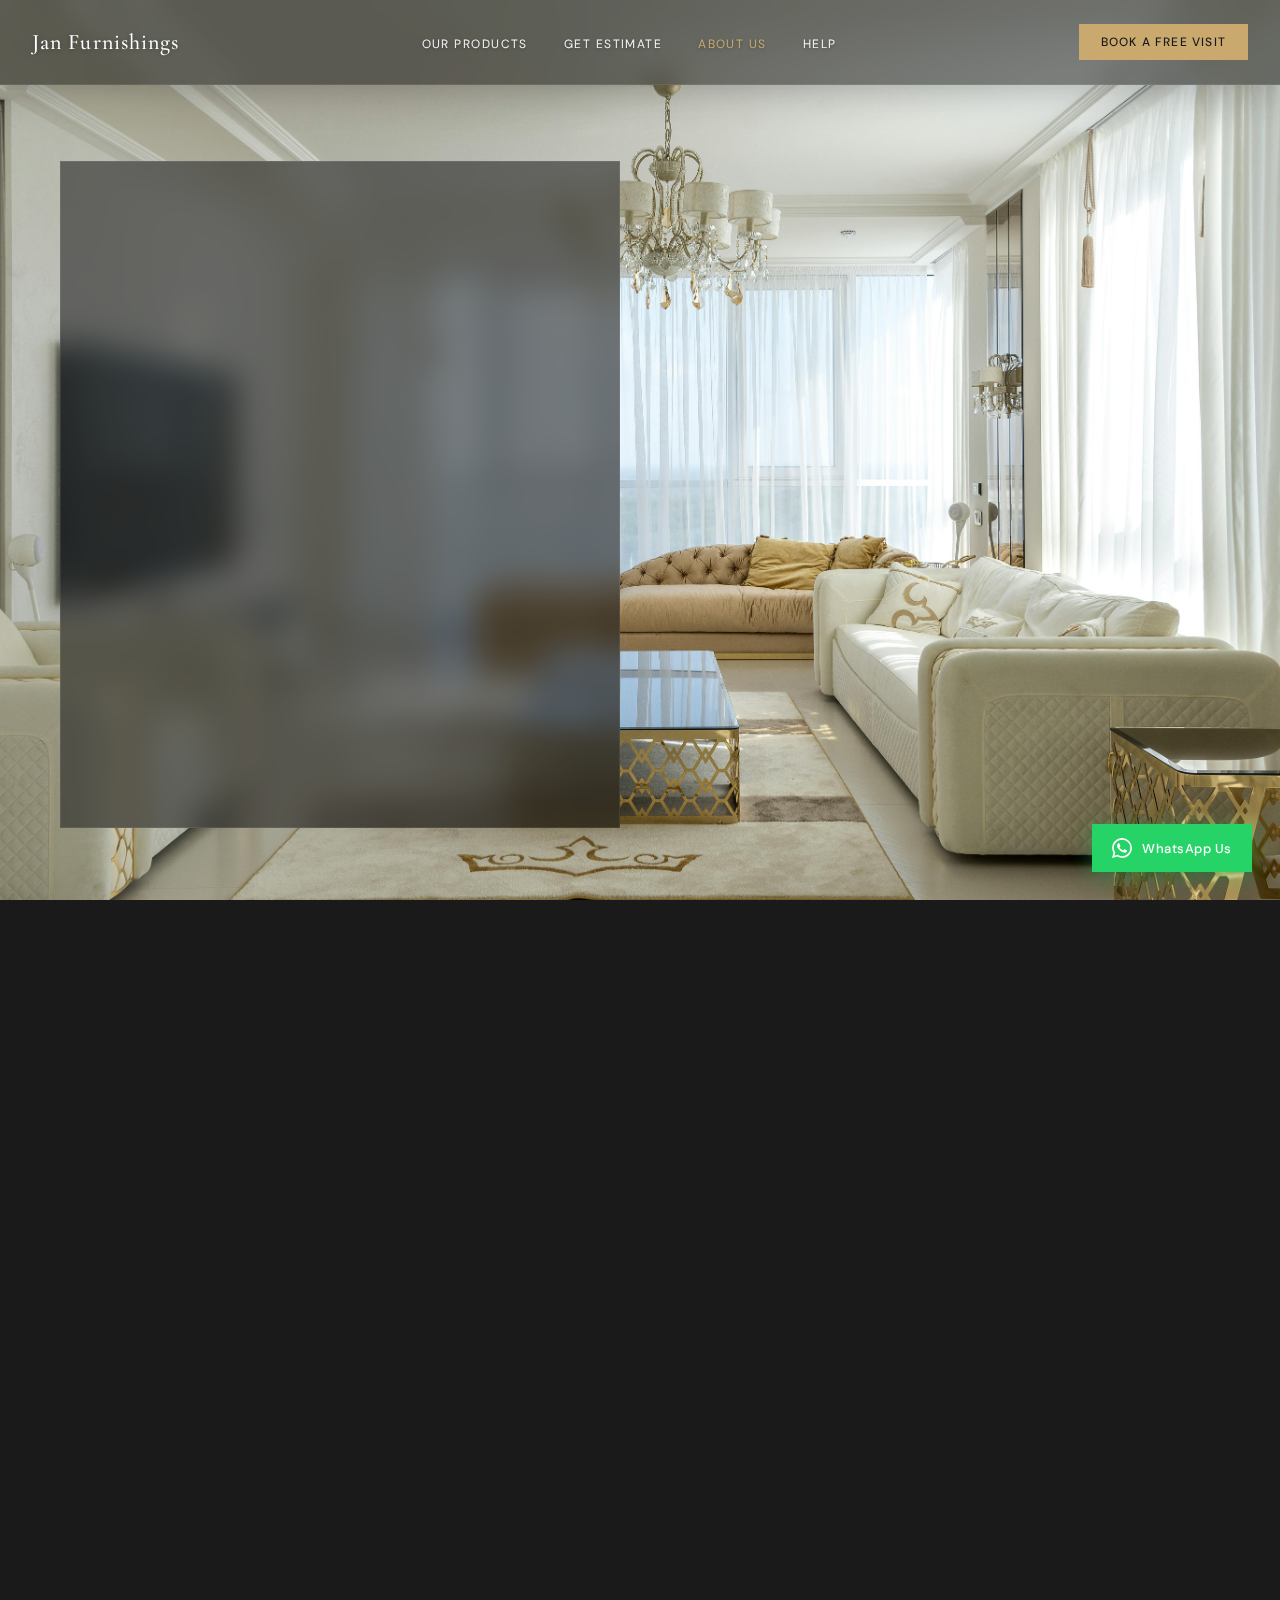
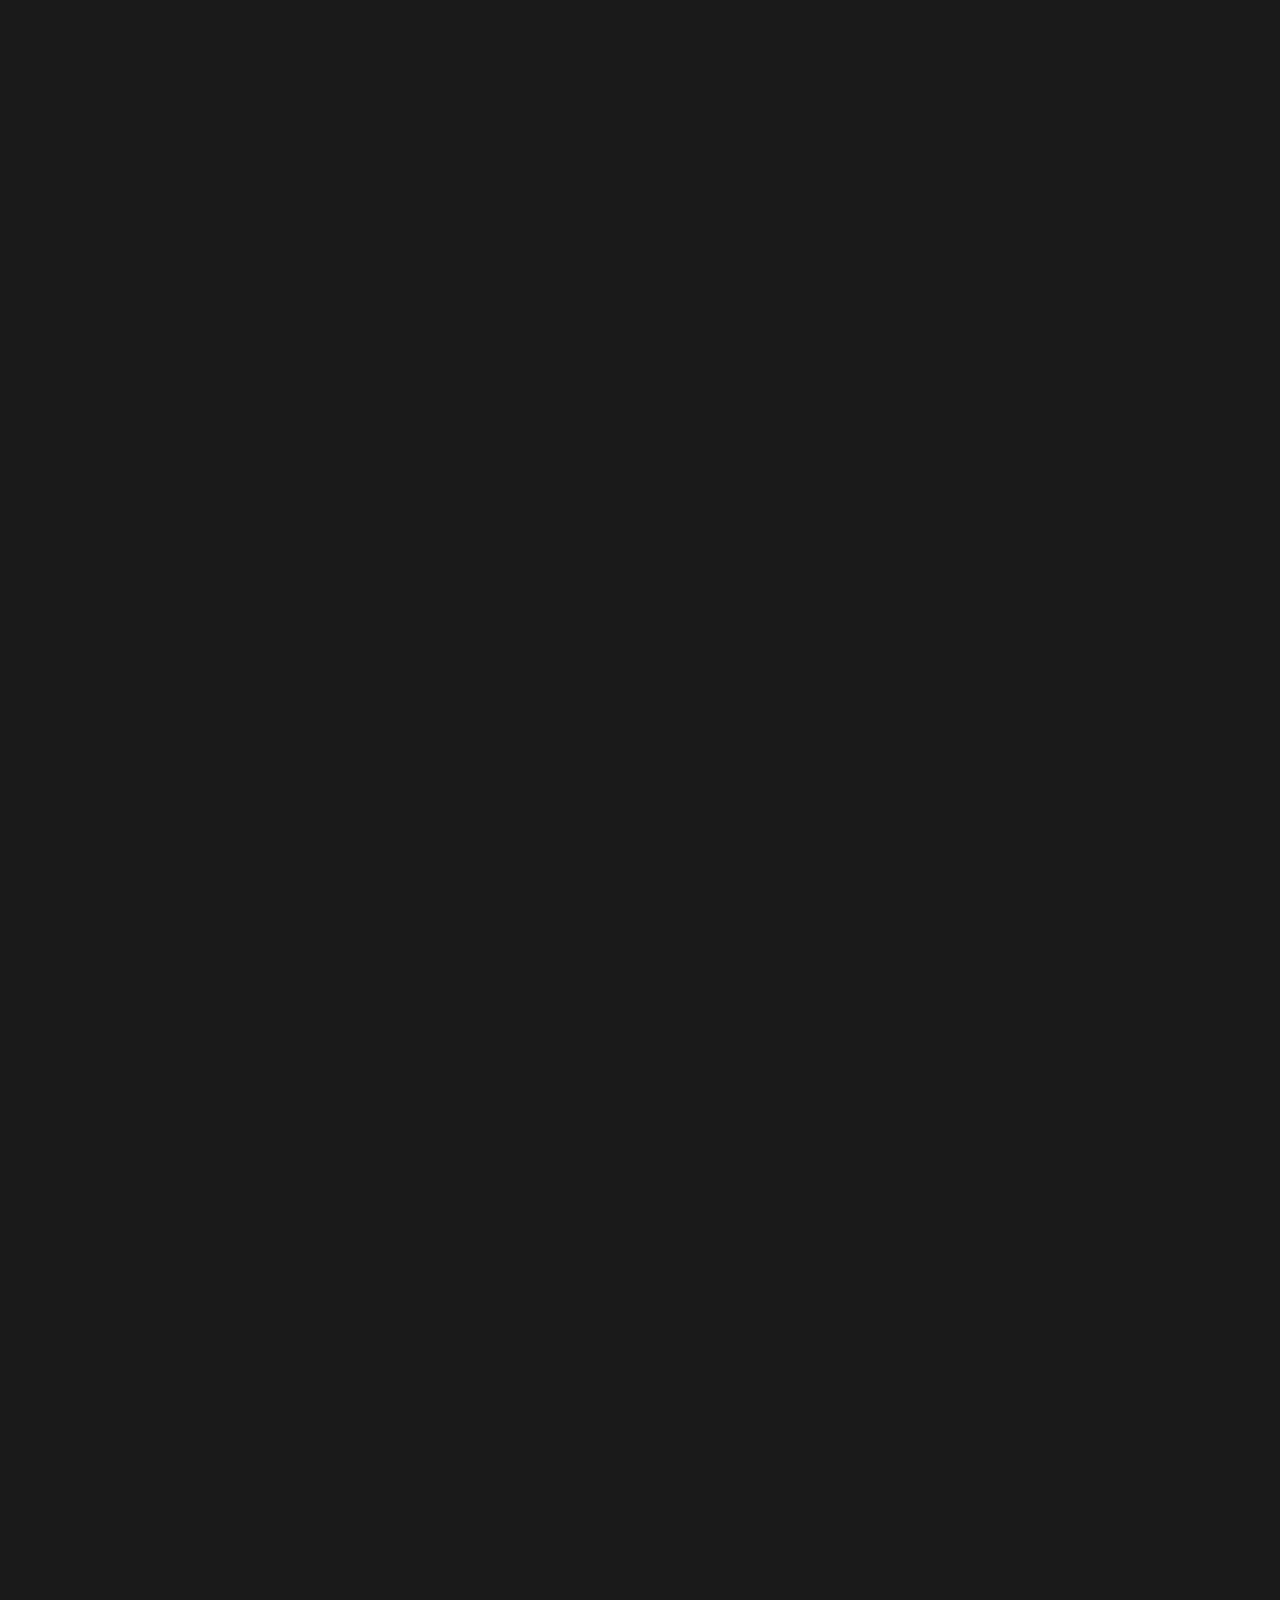
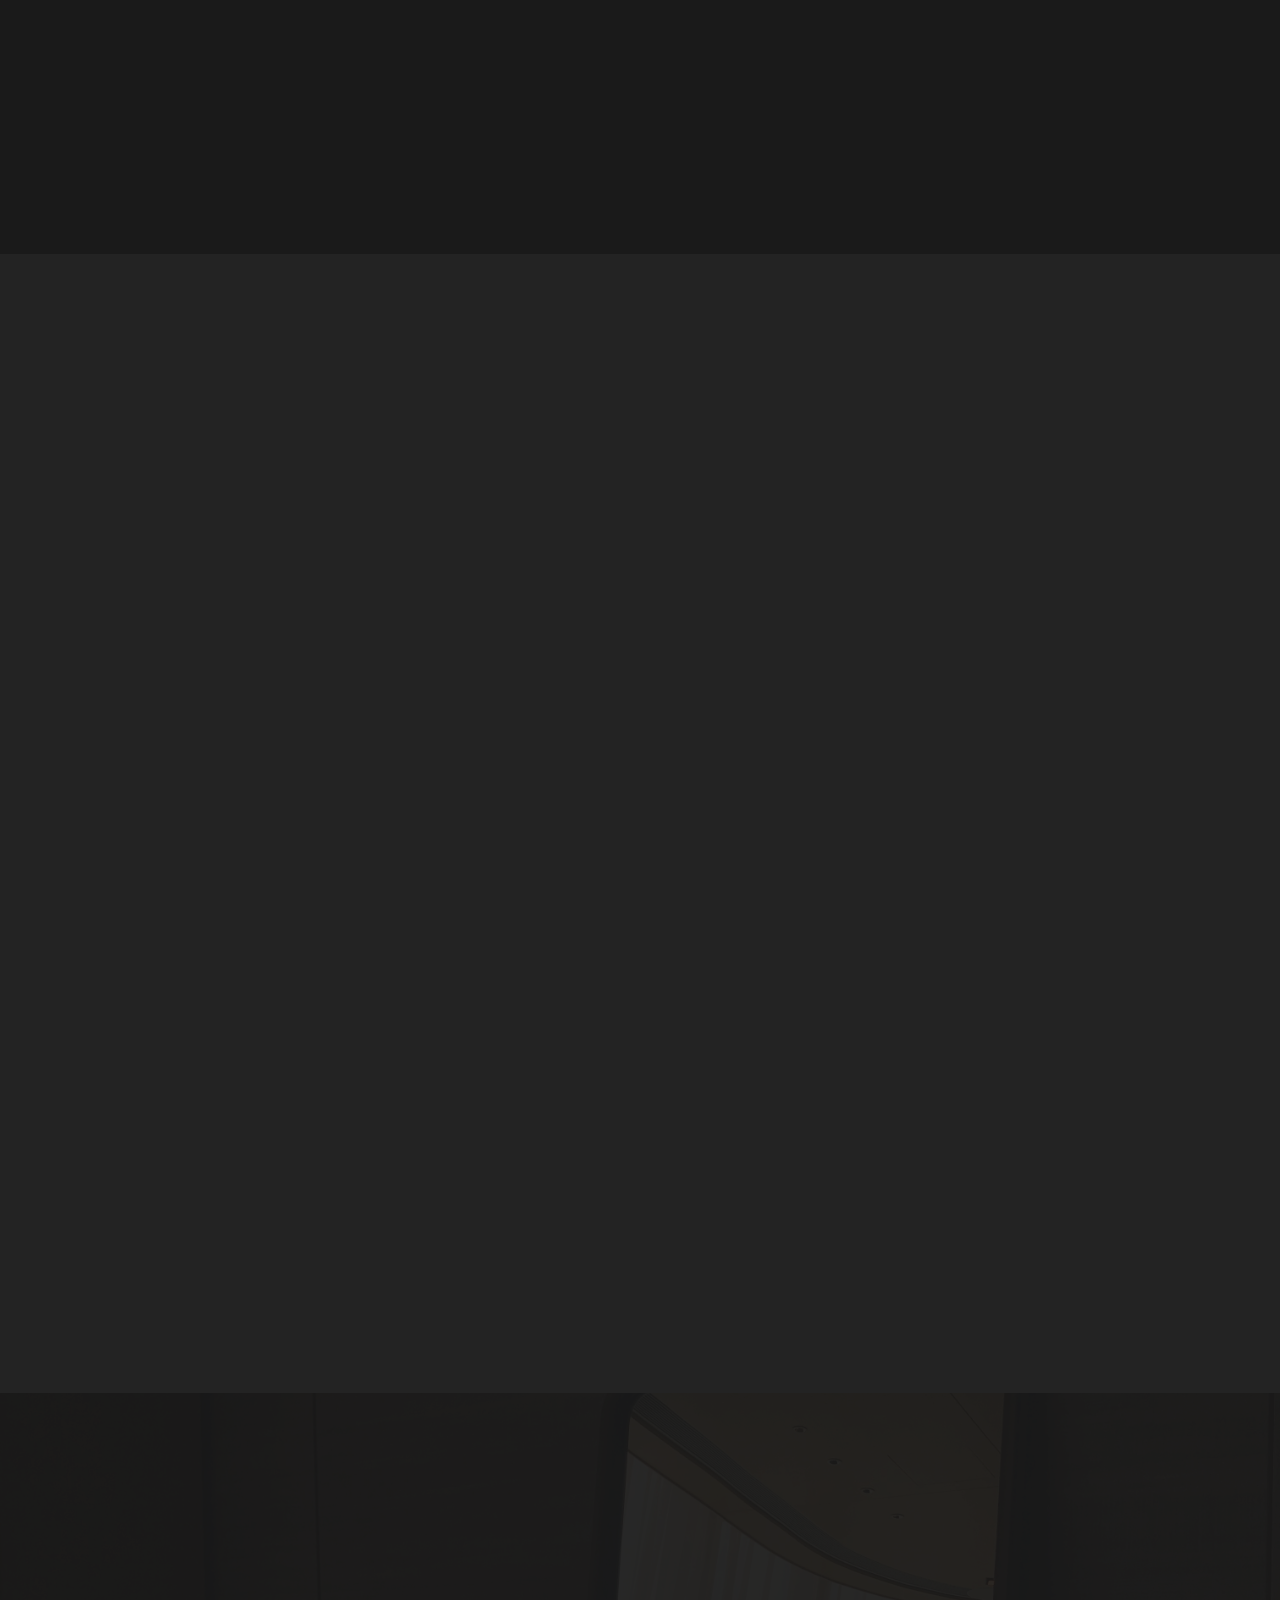
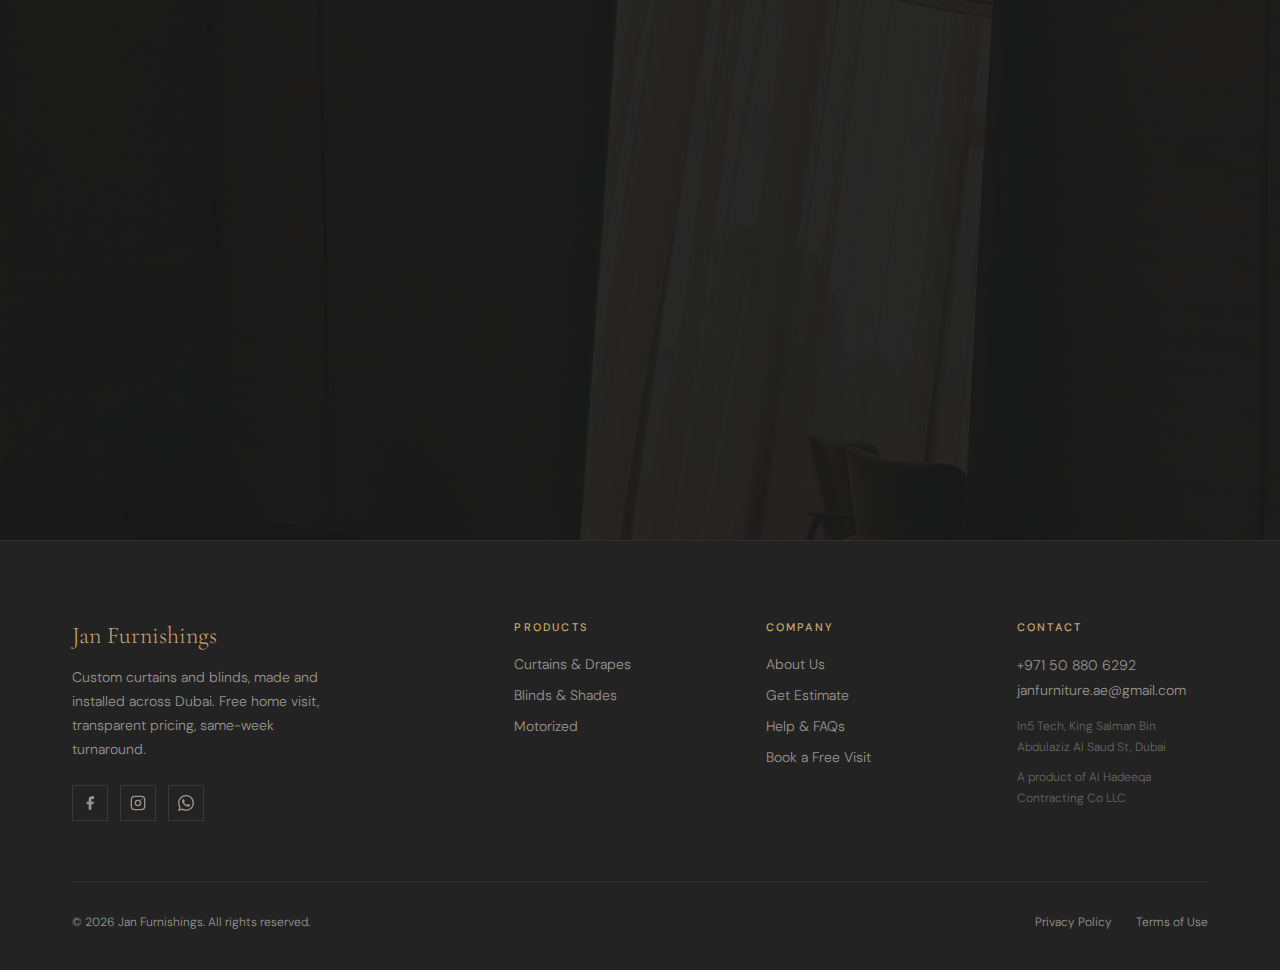
<file: about.html>
<!DOCTYPE html>
<html lang="en">
<head>
  <meta charset="UTF-8" />
  <meta name="viewport" content="width=device-width, initial-scale=1.0" />
  <title>About Us — Jan Furnishings Dubai</title>
  <meta name="description" content="Jan Furnishings was built to make curtains and blinds in Dubai simple, transparent, and stress-free. Learn our story." />

  <link rel="preconnect" href="https://fonts.googleapis.com" />
  <link rel="preconnect" href="https://fonts.gstatic.com" crossorigin />
  <link href="https://fonts.googleapis.com/css2?family=Cormorant+Garamond:ital,wght@0,300;0,400;0,500;0,600;1,300;1,400;1,500&family=DM+Sans:wght@300;400;500&display=swap" rel="stylesheet" />
  <link href="https://unpkg.com/aos@2.3.1/dist/aos.css" rel="stylesheet" />

  <style>
    :root {
      --charcoal:   #1A1A1A;
      --charcoal-2: #232323;
      --charcoal-3: #2B2B2B;
      --gold:       #C9A96E;
      --gold-light: #E8D5B0;
      --text:       #F0EDE8;
      --text-muted: #9A9590;
      --white:      #FFFFFF;
    }

    *, *::before, *::after { box-sizing: border-box; margin: 0; padding: 0; }
    html { scroll-behavior: smooth; }
    body { font-family: 'DM Sans', sans-serif; background: var(--charcoal); color: var(--text); overflow-x: hidden; font-weight: 300; }
    img { display: block; max-width: 100%; }
    a { text-decoration: none; color: inherit; }
    h1, h2, h3, h4 { font-family: 'Cormorant Garamond', serif; font-weight: 400; line-height: 1.1; }
    .container { width: 100%; max-width: 1200px; margin: 0 auto; padding: 0 32px; }
    .tag { display: inline-block; font-size: 10px; font-weight: 500; letter-spacing: 0.2em; text-transform: uppercase; color: var(--gold); border: 1px solid var(--gold); padding: 6px 14px; border-radius: 100px; }

    .btn-primary { display: inline-flex; align-items: center; gap: 10px; background: var(--gold); color: var(--charcoal); padding: 16px 32px; font-family: 'DM Sans', sans-serif; font-size: 13px; font-weight: 500; letter-spacing: 0.08em; text-transform: uppercase; border: none; cursor: pointer; transition: background 0.3s ease, transform 0.2s ease; }
    .btn-primary:hover { background: var(--gold-light); transform: translateY(-1px); }
    .btn-primary .arrow { width: 18px; height: 18px; transition: transform 0.2s ease; }
    .btn-primary:hover .arrow { transform: translateX(4px); }
    .btn-outline { display: inline-flex; align-items: center; gap: 10px; background: transparent; color: var(--gold); padding: 14px 28px; font-family: 'DM Sans', sans-serif; font-size: 13px; font-weight: 500; letter-spacing: 0.08em; text-transform: uppercase; border: 1.5px solid var(--gold); cursor: pointer; transition: all 0.3s ease; }
    .btn-outline:hover { background: var(--gold); color: var(--charcoal); }

    /* ─── NAV ───────────────────────────────────────── */
    nav { position: fixed; top: 0; left: 0; right: 0; z-index: 100; padding: 24px 32px; display: flex; align-items: center; justify-content: space-between; transition: all 0.4s ease; background: rgba(0,0,0,0.45); backdrop-filter: blur(14px); -webkit-backdrop-filter: blur(14px); border-bottom: 1px solid rgba(255,255,255,0.08); box-shadow: 0 2px 40px rgba(0,0,0,0.25); }
    nav.scrolled { background: rgba(26,26,26,0.97); backdrop-filter: blur(16px); -webkit-backdrop-filter: blur(16px); padding: 16px 32px; border-bottom: 1px solid rgba(201,169,110,0.15); box-shadow: 0 1px 24px rgba(0,0,0,0.3); }
    .nav-logo { font-family: 'Cormorant Garamond', serif; font-size: 22px; font-weight: 500; letter-spacing: 0.05em; color: var(--white); transition: color 0.4s ease; text-shadow: 0 1px 6px rgba(0,0,0,0.4); }
    nav.scrolled .nav-logo { color: var(--gold); }
    .nav-links { display: flex; align-items: center; gap: 36px; list-style: none; }
    .nav-links a { font-size: 12px; font-weight: 400; letter-spacing: 0.12em; text-transform: uppercase; color: rgba(255,255,255,0.92); transition: color 0.3s ease; text-shadow: 0 1px 4px rgba(0,0,0,0.4); }
    .nav-links a:hover, .nav-links a.active { color: var(--gold); }
    .nav-cta { background: var(--gold); color: var(--charcoal); padding: 10px 22px; font-size: 12px; font-weight: 500; letter-spacing: 0.1em; text-transform: uppercase; border: none; cursor: pointer; transition: all 0.3s ease; font-family: 'DM Sans', sans-serif; }
    .nav-cta:hover { background: var(--white); }
    nav.scrolled .nav-cta { background: var(--gold); color: var(--charcoal); }
    nav.scrolled .nav-cta:hover { background: var(--white); }
    .nav-hamburger { display: none; flex-direction: column; gap: 5px; cursor: pointer; padding: 4px; }
    .nav-hamburger span { display: block; width: 24px; height: 1.5px; background: var(--white); transition: all 0.3s ease; }
    .mobile-menu { display: none; position: fixed; top: 0; left: 0; right: 0; bottom: 0; background: var(--charcoal); z-index: 99; padding: 100px 32px 48px; flex-direction: column; align-items: flex-start; gap: 32px; }
    .mobile-menu.open { display: flex; }
    .mobile-menu a { font-family: 'Cormorant Garamond', serif; font-size: 36px; font-weight: 300; color: var(--text); transition: color 0.3s; }
    .mobile-menu a:hover { color: var(--gold); }
    .mobile-menu .mob-cta { margin-top: 16px; font-family: 'DM Sans', sans-serif; font-size: 13px; font-weight: 500; letter-spacing: 0.1em; text-transform: uppercase; background: var(--gold); color: var(--charcoal); padding: 14px 28px; }

    /* ─── HERO ──────────────────────────────────────── */
    #hero {
      min-height: 100vh;
      position: relative;
      overflow: hidden;
      display: flex; align-items: flex-end;
    }
    /* Full-bleed background image — no dim */
    .hero-bg-img {
      position: absolute; inset: 0;
      width: 100%; height: 100%; object-fit: cover;
      animation: heroZoom 10s ease-out forwards;
      z-index: 0;
    }
    /* Remove old hero-left / hero-right split */
    .hero-left {
      position: relative; z-index: 2;
      width: 100%; padding: 0 60px 72px;
      display: flex; align-items: flex-end;
      background: none;
    }
    .hero-left::before { display: none; }
    .hero-left::after { display: none; }
    /* Large editorial number watermark */
    .hero-watermark {
      position: absolute; top: 60px; right: 20px;
      font-family: 'Cormorant Garamond', serif;
      font-size: 220px; font-weight: 300; line-height: 1;
      color: rgba(201,169,110,0.05);
      pointer-events: none; user-select: none; z-index: 1;
      opacity: 0; animation: fadeIn 1.2s 0.2s ease forwards;
    }
    .hero-left-content {
      position: relative; z-index: 2;
      max-width: 560px;
      background: rgba(26,26,26,0.55);
      backdrop-filter: blur(16px);
      -webkit-backdrop-filter: blur(16px);
      border: 1px solid rgba(255,255,255,0.08);
      padding: 48px 52px;
    }
    .hero-eyebrow {
      display: flex; align-items: center; gap: 16px;
      font-size: 10px; letter-spacing: 0.25em; text-transform: uppercase;
      color: var(--gold); margin-bottom: 24px;
      opacity: 0; animation: fadeUp 0.8s 0.3s ease forwards;
    }
    .hero-eyebrow::before { content: ''; width: 40px; height: 1px; background: var(--gold); }
    .hero-h1 {
      font-size: clamp(40px, 4.5vw, 64px);
      font-weight: 300; line-height: 1.05;
      color: var(--white);
      opacity: 0; animation: fadeUp 0.9s 0.5s ease forwards;
    }
    .hero-h1 em { font-style: italic; color: var(--gold); display: block; }
    .hero-divider {
      width: 60px; height: 1px; background: rgba(201,169,110,0.4);
      margin: 32px 0;
      opacity: 0; animation: fadeIn 0.8s 0.8s ease forwards;
    }
    .hero-sub {
      font-size: 16px; line-height: 1.8; color: rgba(255,255,255,0.6);
      max-width: 380px;
      opacity: 0; animation: fadeUp 0.9s 0.9s ease forwards;
    }
    .hero-founded {
      margin-top: 48px;
      display: flex; align-items: center; gap: 24px;
      opacity: 0; animation: fadeUp 0.9s 1.1s ease forwards;
    }
    .hero-year {
      font-family: 'Cormorant Garamond', serif;
      font-size: 48px; color: var(--gold); line-height: 1;
    }
    .hero-founded-text { font-size: 12px; color: var(--text-muted); line-height: 1.6; }
    .hero-founded-text strong { display: block; color: var(--text); font-weight: 400; margin-bottom: 2px; }

    .hero-right { display: none; }
    .hero-quote {
      position: relative;
      margin-top: 32px;
      border-left: 3px solid rgba(201,169,110,0.6);
      padding: 0 0 0 20px;
      opacity: 0; animation: fadeUp 1s 1.3s ease forwards;
    }
    .hero-quote p {
      font-family: 'Cormorant Garamond', serif;
      font-size: 16px; font-style: italic; font-weight: 300;
      line-height: 1.6; color: rgba(240,237,232,0.7);
    }
    .hero-quote cite {
      display: block; margin-top: 8px;
      font-family: 'DM Sans', sans-serif;
      font-size: 9px; letter-spacing: 0.18em; text-transform: uppercase;
      font-style: normal; color: var(--gold); opacity: 0.8;
    }

    @keyframes heroZoom { from { transform: scale(1.06); } to { transform: scale(1); } }
    @keyframes fadeUp { from { opacity: 0; transform: translateY(24px); } to { opacity: 1; transform: translateY(0); } }
    @keyframes fadeIn { from { opacity: 0; } to { opacity: 1; } }

    /* ─── ORIGIN STORY ──────────────────────────────── */
    #story { padding: 140px 0; background: var(--charcoal); }
    .story-inner {
      display: grid; grid-template-columns: 1fr 2fr; gap: 80px;
    }
    .story-aside { position: relative; }
    .story-aside-img {
      width: 100%; aspect-ratio: 3/4; object-fit: cover;
      position: sticky; top: 100px;
    }
    .story-aside-caption {
      position: absolute; bottom: 0; left: 0; right: 0;
      background: linear-gradient(to top, rgba(26,26,26,0.9), transparent);
      padding: 40px 24px 24px;
    }
    .story-aside-caption span {
      font-size: 11px; letter-spacing: 0.15em; text-transform: uppercase;
      color: var(--gold);
    }
    .story-body { }
    .story-chapter {
      margin-bottom: 80px;
      padding-bottom: 80px;
      border-bottom: 1px solid rgba(255,255,255,0.06);
    }
    .story-chapter:last-child { border-bottom: none; margin-bottom: 0; padding-bottom: 0; }
    .chapter-num {
      font-family: 'Cormorant Garamond', serif;
      font-size: 11px; letter-spacing: 0.2em;
      color: var(--gold); text-transform: uppercase;
      margin-bottom: 20px;
    }
    .story-chapter h2 {
      font-size: clamp(32px, 3.5vw, 48px);
      margin-bottom: 28px;
      line-height: 1.15;
    }
    .story-chapter h2 em { font-style: italic; color: var(--gold); }
    .story-chapter p {
      font-size: 17px; line-height: 1.9;
      color: rgba(240,237,232,0.75);
      margin-bottom: 20px;
    }
    .story-chapter p:last-child { margin-bottom: 0; }
    /* Pull quote */
    .pull-quote {
      margin: 40px 0;
      padding: 32px 40px;
      border-left: 3px solid var(--gold);
      background: rgba(201,169,110,0.04);
    }
    .pull-quote p {
      font-family: 'Cormorant Garamond', serif;
      font-size: clamp(22px, 2.5vw, 30px);
      font-style: italic; font-weight: 300;
      color: var(--text); line-height: 1.5;
      margin-bottom: 0 !important;
    }

    /* ─── VALUES ────────────────────────────────────── */
    #values {
      padding: 0 0 140px;
      background: var(--charcoal);
    }
    .values-header {
      text-align: center;
      padding: 0 32px 80px;
    }
    .values-header h2 { font-size: clamp(36px, 4vw, 56px); margin-top: 16px; }
    .values-grid {
      display: grid; grid-template-columns: repeat(3, 1fr); gap: 2px;
    }
    .value-card {
      background: var(--charcoal-3);
      padding: 52px 40px;
      position: relative;
      overflow: hidden;
      transition: background 0.3s;
    }
    .value-card:hover { background: #2f2f2f; }
    .value-card::before {
      content: '';
      position: absolute; top: 0; left: 0; right: 0;
      height: 2px; background: var(--gold);
      transform: scaleX(0); transform-origin: left;
      transition: transform 0.4s ease;
    }
    .value-card:hover::before { transform: scaleX(1); }
    .value-num {
      font-family: 'Cormorant Garamond', serif;
      font-size: 80px; font-weight: 300; line-height: 1;
      color: rgba(201,169,110,0.08);
      position: absolute; top: 20px; right: 24px;
    }
    .value-icon { color: var(--gold); margin-bottom: 24px; }
    .value-card h3 { font-size: 28px; margin-bottom: 16px; }
    .value-card p { font-size: 14px; color: var(--text-muted); line-height: 1.8; }

    /* ─── TEAM / COMPANY ────────────────────────────── */
    #company {
      background: var(--charcoal-2);
      padding: 140px 0;
    }
    .company-inner {
      display: grid; grid-template-columns: 1fr 1fr; gap: 2px;
      overflow: hidden;
    }
    .company-img-panel { position: relative; min-height: 560px; }
    .company-img-panel img { width: 100%; height: 100%; object-fit: cover; position: absolute; inset: 0; }
    .company-img-overlay {
      position: absolute; inset: 0;
      background: linear-gradient(to top, rgba(26,26,26,0.7) 0%, transparent 50%);
    }
    .company-img-stats {
      position: absolute; bottom: 0; left: 0; right: 0;
      display: grid; grid-template-columns: 1fr 1fr;
      gap: 1px; background: rgba(201,169,110,0.1);
    }
    .img-stat {
      background: rgba(26,26,26,0.85);
      backdrop-filter: blur(8px);
      padding: 24px 28px;
    }
    .img-stat-num {
      font-family: 'Cormorant Garamond', serif;
      font-size: 36px; color: var(--gold); line-height: 1;
    }
    .img-stat-label {
      font-size: 10px; letter-spacing: 0.15em; text-transform: uppercase;
      color: var(--text-muted); margin-top: 4px;
    }
    .company-text-panel {
      background: var(--charcoal-3);
      padding: 80px 64px;
      display: flex; flex-direction: column; justify-content: center;
    }
    .company-text-panel h2 { font-size: clamp(32px, 3vw, 44px); margin: 16px 0 24px; }
    .company-text-panel p { font-size: 15px; color: var(--text-muted); line-height: 1.9; margin-bottom: 20px; }
    .company-links { display: flex; flex-direction: column; gap: 0; margin-top: 40px; }
    .company-link {
      display: flex; align-items: center; justify-content: space-between;
      padding: 16px 0;
      border-bottom: 1px solid rgba(255,255,255,0.06);
      font-size: 14px; color: var(--text-muted);
      transition: color 0.3s;
      cursor: default;
    }
    .company-link:first-child { border-top: 1px solid rgba(255,255,255,0.06); }
    .company-link-label { font-size: 10px; letter-spacing: 0.15em; text-transform: uppercase; color: var(--gold); }

    /* ─── PROMISE ───────────────────────────────────── */
    #promise {
      padding: 140px 0;
      background: var(--charcoal);
      position: relative; overflow: hidden;
    }
    .promise-bg {
      position: absolute; inset: 0;
      background: url('assets/images/lowell-so-Bn8eOJmZXtc-unsplash.jpg') center/cover;
      opacity: 0.07;
    }
    .promise-inner {
      position: relative; z-index: 1;
      max-width: 800px; margin: 0 auto; text-align: center;
    }
    .promise-inner h2 {
      font-size: clamp(40px, 5vw, 72px);
      font-weight: 300; line-height: 1.1;
      margin: 20px 0 32px;
    }
    .promise-inner h2 em { font-style: italic; color: var(--gold); }
    .promise-inner p {
      font-size: 17px; color: var(--text-muted); line-height: 1.9;
      margin-bottom: 20px;
    }
    .promise-inner .cta-group { margin-top: 48px; display: flex; gap: 16px; justify-content: center; flex-wrap: wrap; }

    /* ─── FOOTER ─────────────────────────────────────── */
    footer { background: var(--charcoal-2); padding: 80px 0 40px; border-top: 1px solid rgba(201,169,110,0.1); }
    .footer-inner { display: grid; grid-template-columns: 2fr 1fr 1fr 1fr; gap: 60px; margin-bottom: 60px; }
    .footer-brand .f-logo { font-family: 'Cormorant Garamond', serif; font-size: 24px; color: var(--gold); margin-bottom: 16px; }
    .footer-brand p { font-size: 14px; color: var(--text-muted); line-height: 1.7; max-width: 260px; margin-bottom: 24px; }
    .footer-social { display: flex; gap: 12px; }
    .social-btn { width: 36px; height: 36px; border: 1px solid rgba(255,255,255,0.1); display: flex; align-items: center; justify-content: center; color: var(--text-muted); transition: all 0.3s; }
    .social-btn:hover { border-color: var(--gold); color: var(--gold); }
    .footer-col h4 { font-size: 11px; letter-spacing: 0.2em; text-transform: uppercase; color: var(--gold); margin-bottom: 20px; font-family: 'DM Sans', sans-serif; font-weight: 500; }
    .footer-col ul { list-style: none; display: flex; flex-direction: column; gap: 10px; }
    .footer-col ul a { font-size: 14px; color: var(--text-muted); transition: color 0.3s; }
    .footer-col ul a:hover { color: var(--text); }
    .footer-contact { font-size: 14px; color: var(--text-muted); line-height: 1.8; }
    .footer-contact a { color: var(--text-muted); transition: color 0.3s; }
    .footer-contact a:hover { color: var(--gold); }
    .footer-bottom { padding-top: 32px; border-top: 1px solid rgba(255,255,255,0.06); display: flex; justify-content: space-between; align-items: center; font-size: 12px; color: var(--text-muted); }
    .footer-bottom a { color: var(--text-muted); transition: color 0.3s; }
    .footer-bottom a:hover { color: var(--gold); }

    .wa-float { position: fixed; bottom: 28px; right: 28px; z-index: 999; background: #25D366; color: #fff; display: flex; align-items: center; gap: 10px; padding: 14px 20px; font-size: 13px; font-weight: 500; letter-spacing: 0.04em; box-shadow: 0 4px 20px rgba(37,211,102,0.35); transition: transform 0.2s ease, box-shadow 0.2s ease; }
    .wa-float:hover { transform: translateY(-2px); box-shadow: 0 8px 28px rgba(37,211,102,0.4); }
    .wa-float svg { width: 20px; height: 20px; flex-shrink: 0; }

    /* ─── RESPONSIVE ─────────────────────────────────── */
    @media (max-width: 1024px) {
      .company-text-panel { padding: 60px 40px; }
    }
    @media (max-width: 900px) {
      nav { padding: 20px 24px; }
      .nav-links, .nav-cta { display: none; }
      .nav-hamburger { display: flex; }
      #hero { min-height: 80vh; }
      .hero-left { padding: 0 24px 48px; }

      .hero-quote { display: none; }
      .hero-watermark { display: none; }
      .story-inner { grid-template-columns: 1fr; }
      .story-aside { display: none; }
      .values-grid { grid-template-columns: 1fr; }
      .company-inner { grid-template-columns: 1fr; }
      .company-img-panel { min-height: 320px; }
      .company-text-panel { padding: 48px 32px; }
      .footer-inner { grid-template-columns: 1fr 1fr; gap: 40px; }
      .footer-brand { grid-column: span 2; }
    }
    @media (max-width: 560px) {
      .container { padding: 0 20px; }
      .hero-left { padding: 120px 20px 48px; }
      .promise-inner .cta-group { flex-direction: column; align-items: center; }
      .footer-inner { grid-template-columns: 1fr; }
      .footer-brand { grid-column: span 1; }
      .company-img-stats { grid-template-columns: 1fr 1fr; }
    }
  </style>
</head>
<body>

<!-- ── NAV ────────────────────────────────────────────── -->
<nav id="nav">
  <a href="home.html" class="nav-logo">Jan Furnishings</a>
  <ul class="nav-links">
    <li><a href="products.html">Our Products</a></li>
    <li><a href="estimate.html">Get Estimate</a></li>
    <li><a href="about.html" class="active">About Us</a></li>
    <li><a href="help.html">Help</a></li>
  </ul>
  <a href="book.html" class="nav-cta">Book a Free Visit</a>
  <div class="nav-hamburger" id="hamburger" onclick="toggleMenu()">
    <span></span><span></span><span></span>
  </div>
</nav>

<div class="mobile-menu" id="mobileMenu">
  <a href="products.html" onclick="toggleMenu()">Our Products</a>
  <a href="estimate.html" onclick="toggleMenu()">Get Estimate</a>
  <a href="about.html" onclick="toggleMenu()">About Us</a>
  <a href="help.html" onclick="toggleMenu()">Help</a>
  <a href="book.html" class="mob-cta" onclick="toggleMenu()">Book a Free Visit</a>
</div>

<!-- ── HERO ───────────────────────────────────────────── -->
<section id="hero">
  <img class="hero-bg-img" src="assets/images/pexels-artbovich-5998120.jpg" alt="Elegant curtains in a Dubai villa" />
  <div class="hero-left">
    <div class="hero-watermark">J</div>
    <div class="hero-left-content">
      <div class="hero-eyebrow">Our Story</div>
      <h1 class="hero-h1">
        Built for people<br>who just want it
        <em>done right.</em>
      </h1>
      <div class="hero-divider"></div>
      <p class="hero-sub">Jan Furnishings was born from a simple frustration — finding good curtains in Dubai shouldn't be this hard. So we made it easy.</p>
      <div class="hero-founded">
        <div class="hero-year">2021</div>
        <div class="hero-founded-text">
          <strong>Founded in Dubai, UAE</strong>
          A sister company of Al Hadeeqa Contracting Co LLC
        </div>
      </div>
      <div class="hero-quote">
        <p>"Finding good curtains in Dubai shouldn't require three visits, unclear pricing, and crossed fingers."</p>
        <cite>— The idea behind Jan Furnishings</cite>
      </div>
    </div>
  </div>


</section>

<!-- ── ORIGIN STORY ────────────────────────────────────── -->
<section id="story">
  <div class="container">
    <div class="story-inner">

      <!-- Sticky image -->
      <div class="story-aside" data-aos="fade-right">
        <img class="story-aside-img" src="assets/images/pexels-artbovich-7214461.jpg" alt="Curtain installation in a Dubai home" />
        <div class="story-aside-caption">
          <span>Dubai, UAE — 2021</span>
        </div>
      </div>

      <!-- Story chapters -->
      <div class="story-body">

        <div class="story-chapter" data-aos="fade-up">
          <div class="chapter-num">Chapter 01</div>
          <h2>It started with a <em>different idea.</em></h2>
          <p>Al Hadeeqa was founded in 2021 with a simple goal: make furnishing a home in the UAE easier, clearer, and far less stressful. We helped people get furniture without the usual confusion — no unreliable middlemen, no surprise costs, no waiting weeks for updates.</p>
          <p>But early on, we kept hearing the same question from customers: <em>"Can you also help with curtains and blinds?"</em></p>
          <p>At first, we paused. Then we listened.</p>
        </div>

        <div class="story-chapter" data-aos="fade-up">
          <div class="chapter-num">Chapter 02</div>
          <h2>We saw the <em>problem clearly.</em></h2>
          <p>Finding curtains in Dubai is harder than it should be. Too many options with no real guidance. Prices that change between the showroom and the invoice. Installers who don't show up on time, or worse — who measure wrong and leave you starting over.</p>

          <div class="pull-quote">
            <p>"We've seen it happen — homes ending up with curtains that don't match the space, the light, or the lifestyle."</p>
          </div>

          <p>So we asked ourselves a simple question: what if choosing curtains could be as straightforward as it actually should be? That's when Jan Furnishings found its direction.</p>
        </div>

        <div class="story-chapter" data-aos="fade-up">
          <div class="chapter-num">Chapter 03</div>
          <h2>Same values. <em>Clearer purpose.</em></h2>
          <p>We brought everything that made Al Hadeeqa work — transparency, reliability, genuine customer care — and applied it specifically to curtains and blinds. We curated a focused range of products, built a clear pricing system, and trained our team to give honest advice, not just close a sale.</p>
          <p>Today, Jan Furnishings handles everything from the first consultation to the final install. You don't have to chase anyone. You don't have to guess at the price. You just book, we come, it gets done.</p>
          <a href="book.html" class="btn-primary" style="margin-top: 8px;">
            Book a Free Visit
            <svg class="arrow" viewBox="0 0 24 24" fill="none" stroke="currentColor" stroke-width="2"><line x1="5" y1="12" x2="19" y2="12"/><polyline points="12 5 19 12 12 19"/></svg>
          </a>
        </div>

      </div>
    </div>
  </div>
</section>

<!-- ── VALUES ──────────────────────────────────────────── -->
<section id="values">
  <div class="container">
    <div class="values-header" data-aos="fade-up">
      <div class="tag">What We Stand For</div>
      <h2>Three things we never compromise on.</h2>
    </div>
    <div class="values-grid">

      <div class="value-card" data-aos="fade-up" data-aos-delay="0">
        <div class="value-num">01</div>
        <div class="value-icon">
          <svg width="36" height="36" viewBox="0 0 24 24" fill="none" stroke="currentColor" stroke-width="1.5">
            <path d="M9 12l2 2 4-4"/><circle cx="12" cy="12" r="10"/>
          </svg>
        </div>
        <h3>Simplicity</h3>
        <p>Clear choices, honest advice, zero jargon. From the first estimate to the final invoice, everything should be easy to understand. We don't complicate things — we un-complicate them.</p>
      </div>

      <div class="value-card" data-aos="fade-up" data-aos-delay="100">
        <div class="value-num">02</div>
        <div class="value-icon">
          <svg width="36" height="36" viewBox="0 0 24 24" fill="none" stroke="currentColor" stroke-width="1.5">
            <path d="M12 2L2 7l10 5 10-5-10-5zM2 17l10 5 10-5M2 12l10 5 10-5"/>
          </svg>
        </div>
        <h3>Elegance</h3>
        <p>Beautiful products that suit modern UAE living. We don't just sell curtains — we help you create spaces that feel considered and complete. Every fabric, every finish, chosen with that in mind.</p>
      </div>

      <div class="value-card" data-aos="fade-up" data-aos-delay="200">
        <div class="value-num">03</div>
        <div class="value-icon">
          <svg width="36" height="36" viewBox="0 0 24 24" fill="none" stroke="currentColor" stroke-width="1.5">
            <circle cx="12" cy="12" r="10"/><polyline points="12 6 12 12 16 14"/>
          </svg>
        </div>
        <h3>Reliability</h3>
        <p>We show up when we say we will. We install what we measured. We answer when you call. In a market full of unreliable contractors, reliability isn't a bonus — it's our baseline.</p>
      </div>

    </div>
  </div>
</section>

<!-- ── COMPANY ─────────────────────────────────────────── -->
<section id="company">
  <div class="container">
    <div class="company-inner" data-aos="fade-up">

      <div class="company-img-panel">
        <img src="assets/images/pexels-artbovich-6492384.jpg" alt="Jan Furnishings team at work in Dubai" />
        <div class="company-img-overlay"></div>
        <div class="company-img-stats">
          <div class="img-stat">
            <div class="img-stat-num">500+</div>
            <div class="img-stat-label">Windows Fitted</div>
          </div>
          <div class="img-stat">
            <div class="img-stat-num">48hr</div>
            <div class="img-stat-label">Avg. Turnaround</div>
          </div>
          <div class="img-stat">
            <div class="img-stat-num">5★</div>
            <div class="img-stat-label">Google Rated</div>
          </div>
          <div class="img-stat">
            <div class="img-stat-num">12mo</div>
            <div class="img-stat-label">Warranty</div>
          </div>
        </div>
      </div>

      <div class="company-text-panel">
        <div class="tag">The Company</div>
        <h2>Part of something bigger.</h2>
        <p>Jan Furnishings is a product of Al Hadeeqa Contracting Co LLC, a UAE-based furnishing company founded in 2021. We launched the curtains division after seeing how many of our customers were struggling with an outdated, fragmented market.</p>
        <p>We're based in Dubai — specifically at In5 Tech, near Al Sufouh — and we service homes across the city. Small apartments, large villas, newly built developments, and everything in between.</p>
        <p>Every measurement is taken by our own team. Every curtain is installed by our own team. We don't outsource the parts that matter.</p>
        <div class="company-links">
          <div class="company-link">
            <span>Registered Company</span>
            <div>
              <div class="company-link-label">Al Hadeeqa Contracting Co LLC</div>
            </div>
          </div>
          <div class="company-link">
            <span>Location</span>
            <div>
              <div class="company-link-label">In5 Tech, Dubai, UAE</div>
            </div>
          </div>
          <div class="company-link">
            <span>Service Area</span>
            <div>
              <div class="company-link-label">All of Dubai</div>
            </div>
          </div>
          <div class="company-link">
            <span>Warranty</span>
            <div>
              <div class="company-link-label">12 Months on All Products</div>
            </div>
          </div>
        </div>
      </div>

    </div>
  </div>
</section>

<!-- ── PROMISE ─────────────────────────────────────────── -->
<section id="promise">
  <div class="promise-bg"></div>
  <div class="container">
    <div class="promise-inner" data-aos="fade-up">
      <div class="tag">Our Promise</div>
      <h2>Your curtain journey,<br><em>made effortless.</em></h2>
      <p>From your first consultation to the final installation, everything is handled with care, clarity, and professionalism. You'll never be left wondering what's happening with your order, when someone is coming, or what you'll be charged.</p>
      <p>That's not a marketing line. It's just how we work.</p>
      <div class="cta-group">
        <a href="book.html" class="btn-primary">
          Book a Free Visit
          <svg class="arrow" viewBox="0 0 24 24" fill="none" stroke="currentColor" stroke-width="2"><line x1="5" y1="12" x2="19" y2="12"/><polyline points="12 5 19 12 12 19"/></svg>
        </a>
        <a href="products.html" class="btn-outline">Explore Our Products</a>
      </div>
    </div>
  </div>
</section>

<!-- ── FOOTER ──────────────────────────────────────────── -->
<footer>
  <div class="container">
    <div class="footer-inner">
      <div class="footer-brand">
        <div class="f-logo">Jan Furnishings</div>
        <p>Custom curtains and blinds, made and installed across Dubai. Free home visit, transparent pricing, same-week turnaround.</p>
        <div class="footer-social">
          <a href="https://www.facebook.com/share/17wgL3YqqS/" target="_blank" class="social-btn" aria-label="Facebook">
            <svg width="16" height="16" viewBox="0 0 24 24" fill="currentColor"><path d="M18 2h-3a5 5 0 00-5 5v3H7v4h3v8h4v-8h3l1-4h-4V7a1 1 0 011-1h3z"/></svg>
          </a>
          <a href="https://www.instagram.com/janfurnishings" target="_blank" class="social-btn" aria-label="Instagram">
            <svg width="16" height="16" viewBox="0 0 24 24" fill="none" stroke="currentColor" stroke-width="2"><rect x="2" y="2" width="20" height="20" rx="5"/><circle cx="12" cy="12" r="4"/><circle cx="17.5" cy="6.5" r="1" fill="currentColor" stroke="none"/></svg>
          </a>
          <a href="https://wa.me/971508806292" target="_blank" class="social-btn" aria-label="WhatsApp">
            <svg width="16" height="16" viewBox="0 0 24 24" fill="currentColor"><path d="M17.472 14.382c-.297-.149-1.758-.867-2.03-.967-.273-.099-.471-.148-.67.15-.197.297-.767.966-.94 1.164-.173.199-.347.223-.644.075-.297-.15-1.255-.463-2.39-1.475-.883-.788-1.48-1.761-1.653-2.059-.173-.297-.018-.458.13-.606.134-.133.298-.347.446-.52.149-.174.198-.298.298-.497.099-.198.05-.371-.025-.52-.075-.149-.669-1.612-.916-2.207-.242-.579-.487-.5-.669-.51-.173-.008-.371-.01-.57-.01-.198 0-.52.074-.792.372-.272.297-1.04 1.016-1.04 2.479 0 1.462 1.065 2.875 1.213 3.074.149.198 2.096 3.2 5.077 4.487.709.306 1.262.489 1.694.625.712.227 1.36.195 1.871.118.571-.085 1.758-.719 2.006-1.413.248-.694.248-1.289.173-1.413-.074-.124-.272-.198-.57-.347m-5.421 7.403h-.004a9.87 9.87 0 01-5.031-1.378l-.361-.214-3.741.982.998-3.648-.235-.374a9.86 9.86 0 01-1.51-5.26c.001-5.45 4.436-9.884 9.888-9.884 2.64 0 5.122 1.03 6.988 2.898a9.825 9.825 0 012.893 6.994c-.003 5.45-4.437 9.884-9.885 9.884m8.413-18.297A11.815 11.815 0 0012.05 0C5.495 0 .16 5.335.157 11.892c0 2.096.547 4.142 1.588 5.945L.057 24l6.305-1.654a11.882 11.882 0 005.683 1.448h.005c6.554 0 11.89-5.335 11.893-11.893a11.821 11.821 0 00-3.48-8.413Z"/></svg>
          </a>
        </div>
      </div>
      <div class="footer-col">
        <h4>Products</h4>
        <ul>
          <li><a href="products.html#curtains">Curtains &amp; Drapes</a></li>
          <li><a href="products.html#blinds">Blinds &amp; Shades</a></li>
          <li><a href="products.html#motorized-highlight">Motorized</a></li>
        </ul>
      </div>
      <div class="footer-col">
        <h4>Company</h4>
        <ul>
          <li><a href="about.html">About Us</a></li>
          <li><a href="estimate.html">Get Estimate</a></li>
          <li><a href="help.html">Help &amp; FAQs</a></li>
          <li><a href="book.html">Book a Free Visit</a></li>
        </ul>
      </div>
      <div class="footer-col">
        <h4>Contact</h4>
        <div class="footer-contact">
          <p><a href="https://wa.me/971508806292">+971 50 880 6292</a></p>
          <p><a href="mailto:janfurniture.ae@gmail.com">janfurniture.ae@gmail.com</a></p>
          <p style="margin-top:12px;color:rgba(154,149,144,0.6);font-size:12px;">In5 Tech, King Salman Bin Abdulaziz Al Saud St, Dubai</p>
          <p style="margin-top:8px;color:rgba(154,149,144,0.6);font-size:12px;">A product of Al Hadeeqa Contracting Co LLC</p>
        </div>
      </div>
    </div>
    <div class="footer-bottom">
      <span>© 2026 Jan Furnishings. All rights reserved.</span>
      <div style="display:flex;gap:24px;">
        <a href="privacy.html">Privacy Policy</a>
        <a href="terms.html">Terms of Use</a>
      </div>
    </div>
  </div>
</footer>

<!-- ── WhatsApp Float ──────────────────────────────────── -->
<a href="https://wa.me/971508806292" target="_blank" class="wa-float" aria-label="Chat on WhatsApp">
  <svg viewBox="0 0 24 24" fill="currentColor"><path d="M17.472 14.382c-.297-.149-1.758-.867-2.03-.967-.273-.099-.471-.148-.67.15-.197.297-.767.966-.94 1.164-.173.199-.347.223-.644.075-.297-.15-1.255-.463-2.39-1.475-.883-.788-1.48-1.761-1.653-2.059-.173-.297-.018-.458.13-.606.134-.133.298-.347.446-.52.149-.174.198-.298.298-.497.099-.198.05-.371-.025-.52-.075-.149-.669-1.612-.916-2.207-.242-.579-.487-.5-.669-.51-.173-.008-.371-.01-.57-.01-.198 0-.52.074-.792.372-.272.297-1.04 1.016-1.04 2.479 0 1.462 1.065 2.875 1.213 3.074.149.198 2.096 3.2 5.077 4.487.709.306 1.262.489 1.694.625.712.227 1.36.195 1.871.118.571-.085 1.758-.719 2.006-1.413.248-.694.248-1.289.173-1.413-.074-.124-.272-.198-.57-.347m-5.421 7.403h-.004a9.87 9.87 0 01-5.031-1.378l-.361-.214-3.741.982.998-3.648-.235-.374a9.86 9.86 0 01-1.51-5.26c.001-5.45 4.436-9.884 9.888-9.884 2.64 0 5.122 1.03 6.988 2.898a9.825 9.825 0 012.893 6.994c-.003 5.45-4.437 9.884-9.885 9.884m8.413-18.297A11.815 11.815 0 0012.05 0C5.495 0 .16 5.335.157 11.892c0 2.096.547 4.142 1.588 5.945L.057 24l6.305-1.654a11.882 11.882 0 005.683 1.448h.005c6.554 0 11.89-5.335 11.893-11.893a11.821 11.821 0 00-3.48-8.413Z"/></svg>
  WhatsApp Us
</a>

<script src="https://unpkg.com/aos@2.3.1/dist/aos.js"></script>
<script>
  AOS.init({ duration: 700, once: true, offset: 60 });
  const nav = document.getElementById('nav');
  window.addEventListener('scroll', () => nav.classList.toggle('scrolled', window.scrollY > 60));
  function toggleMenu() { document.getElementById('mobileMenu').classList.toggle('open'); }
</script>
</body>
</html>
</file>
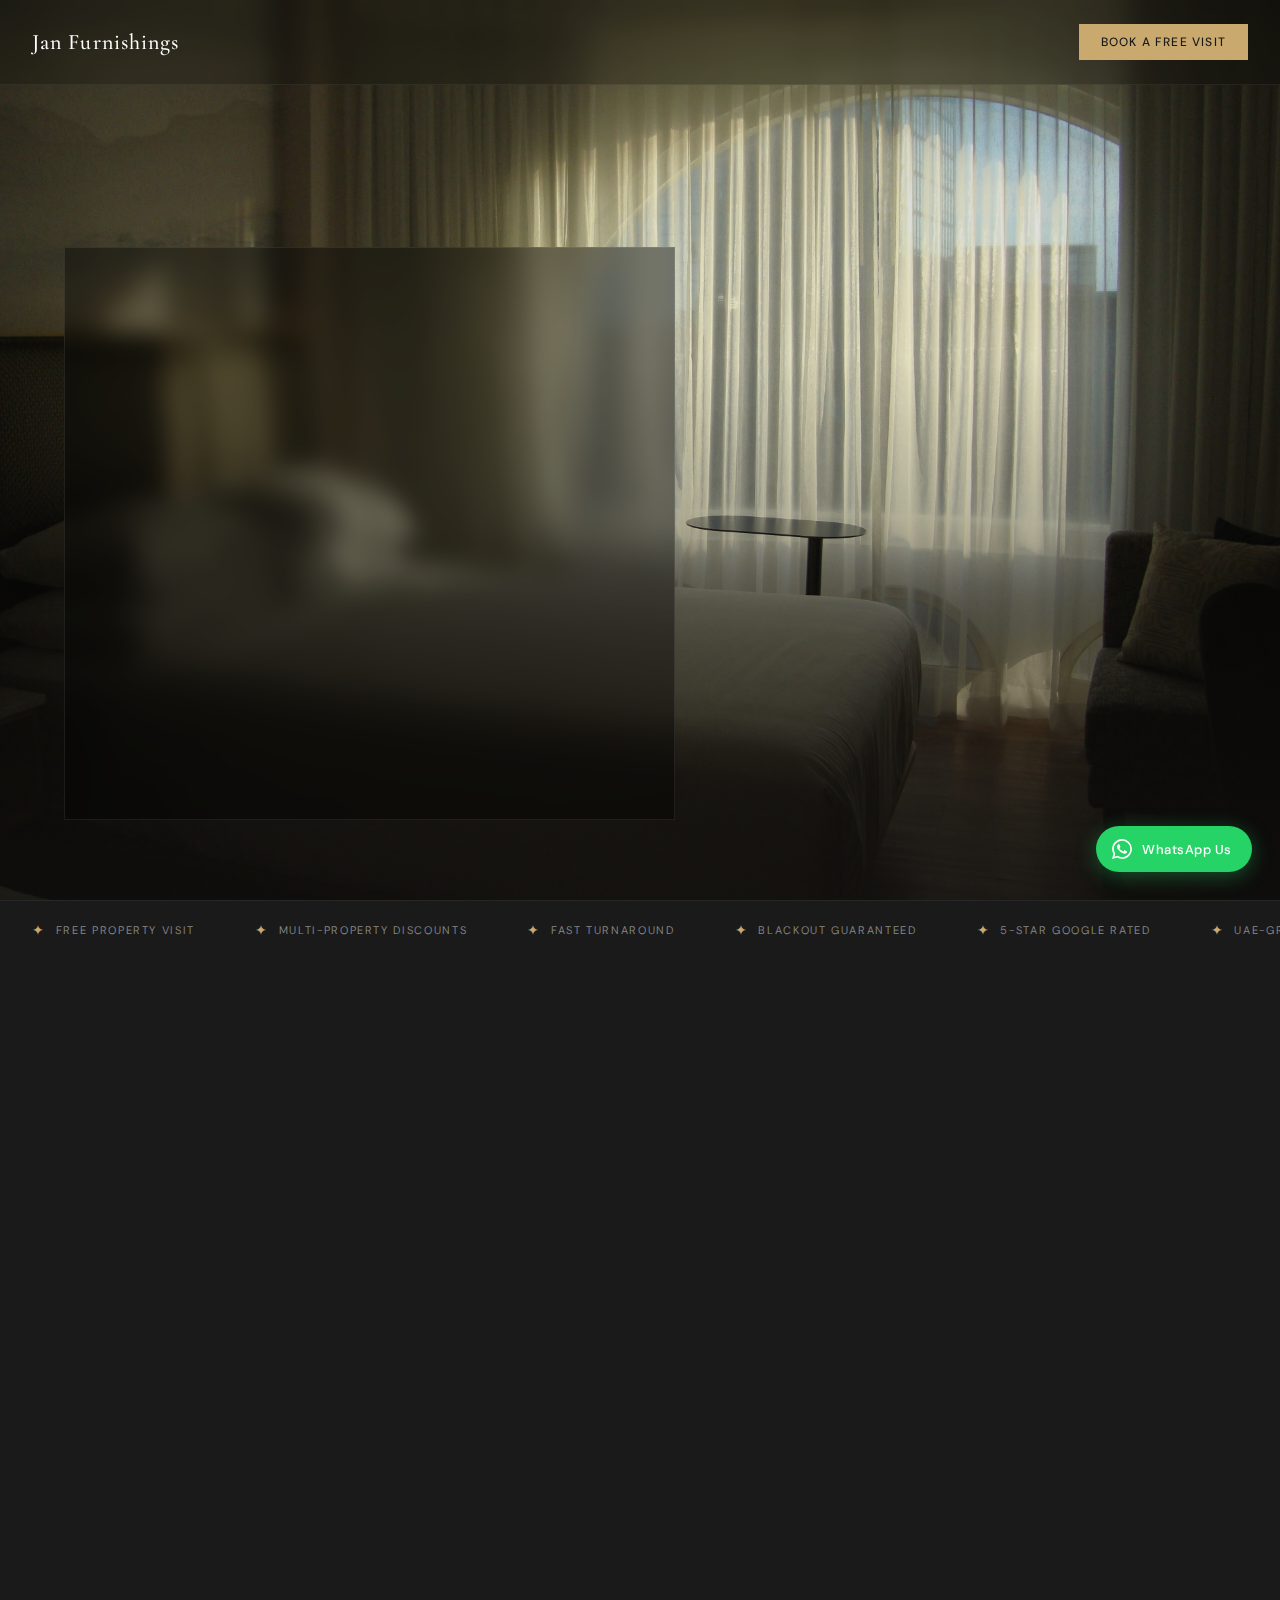
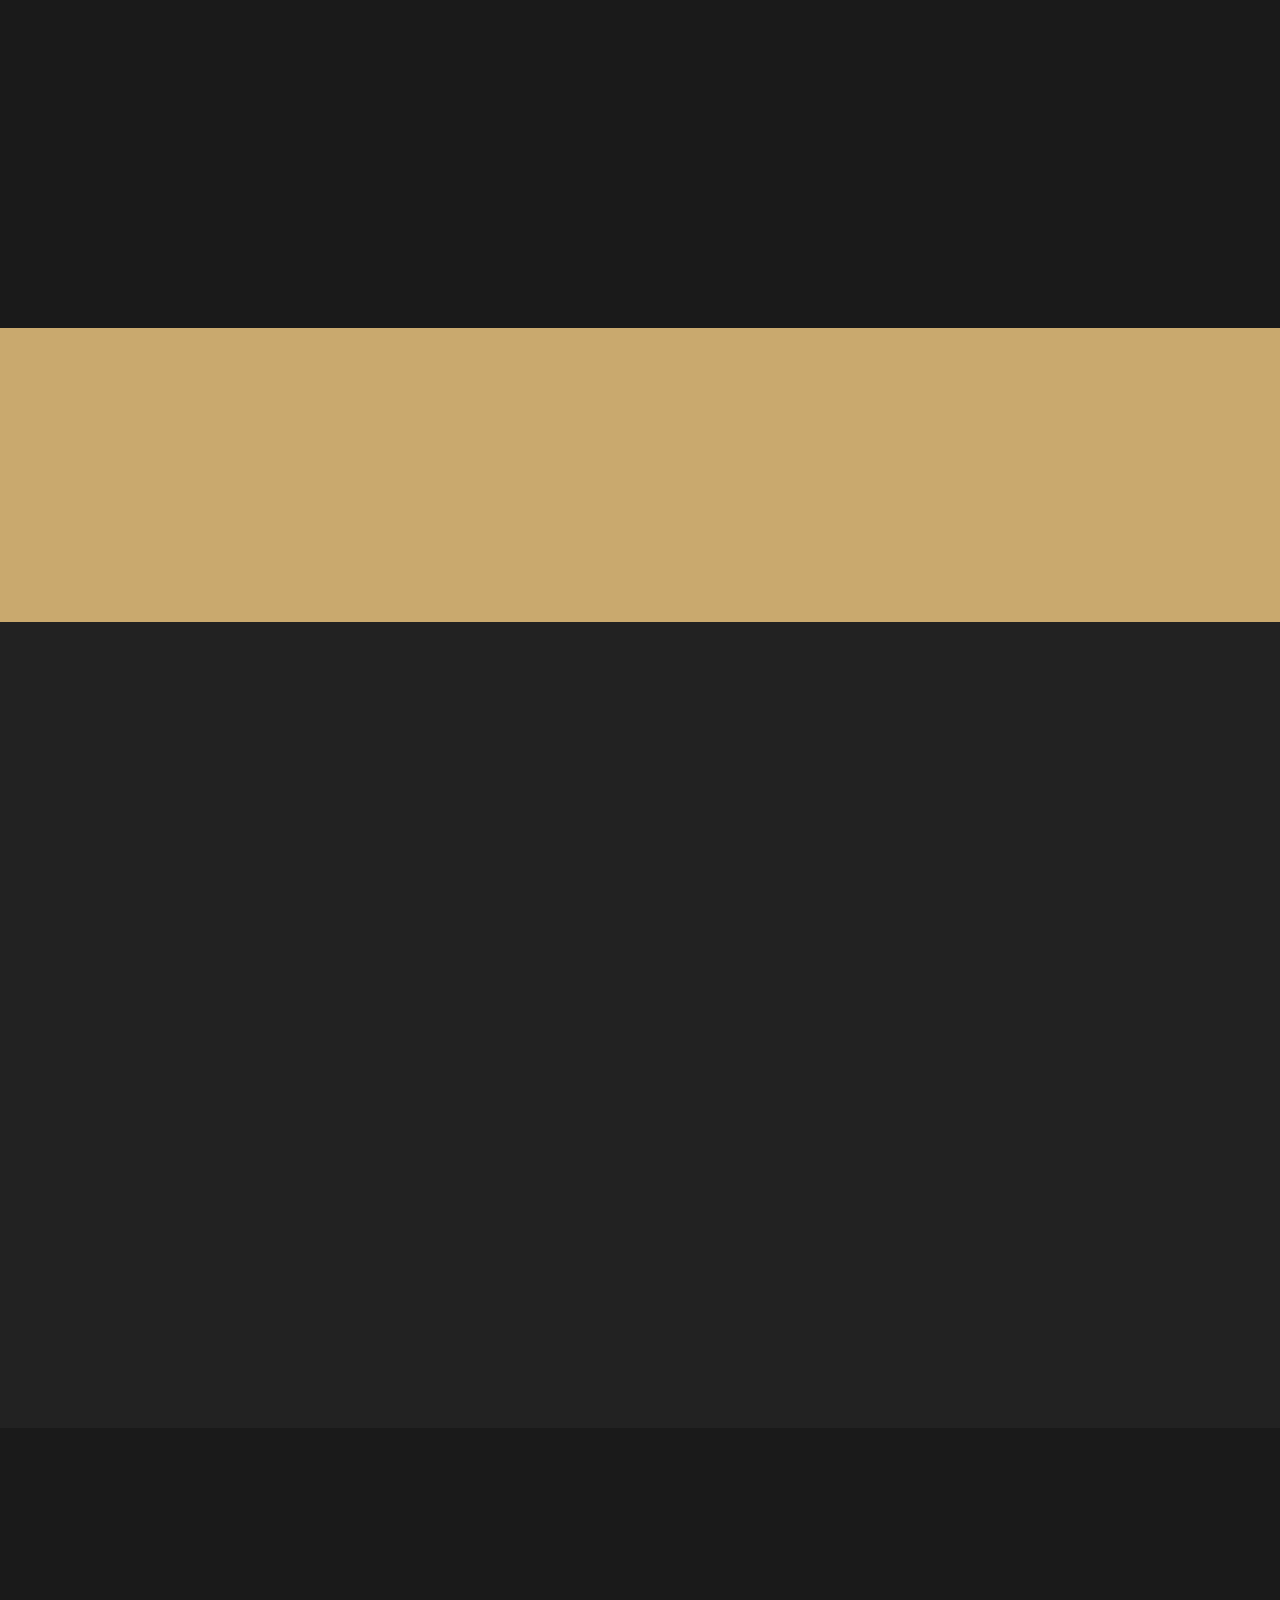
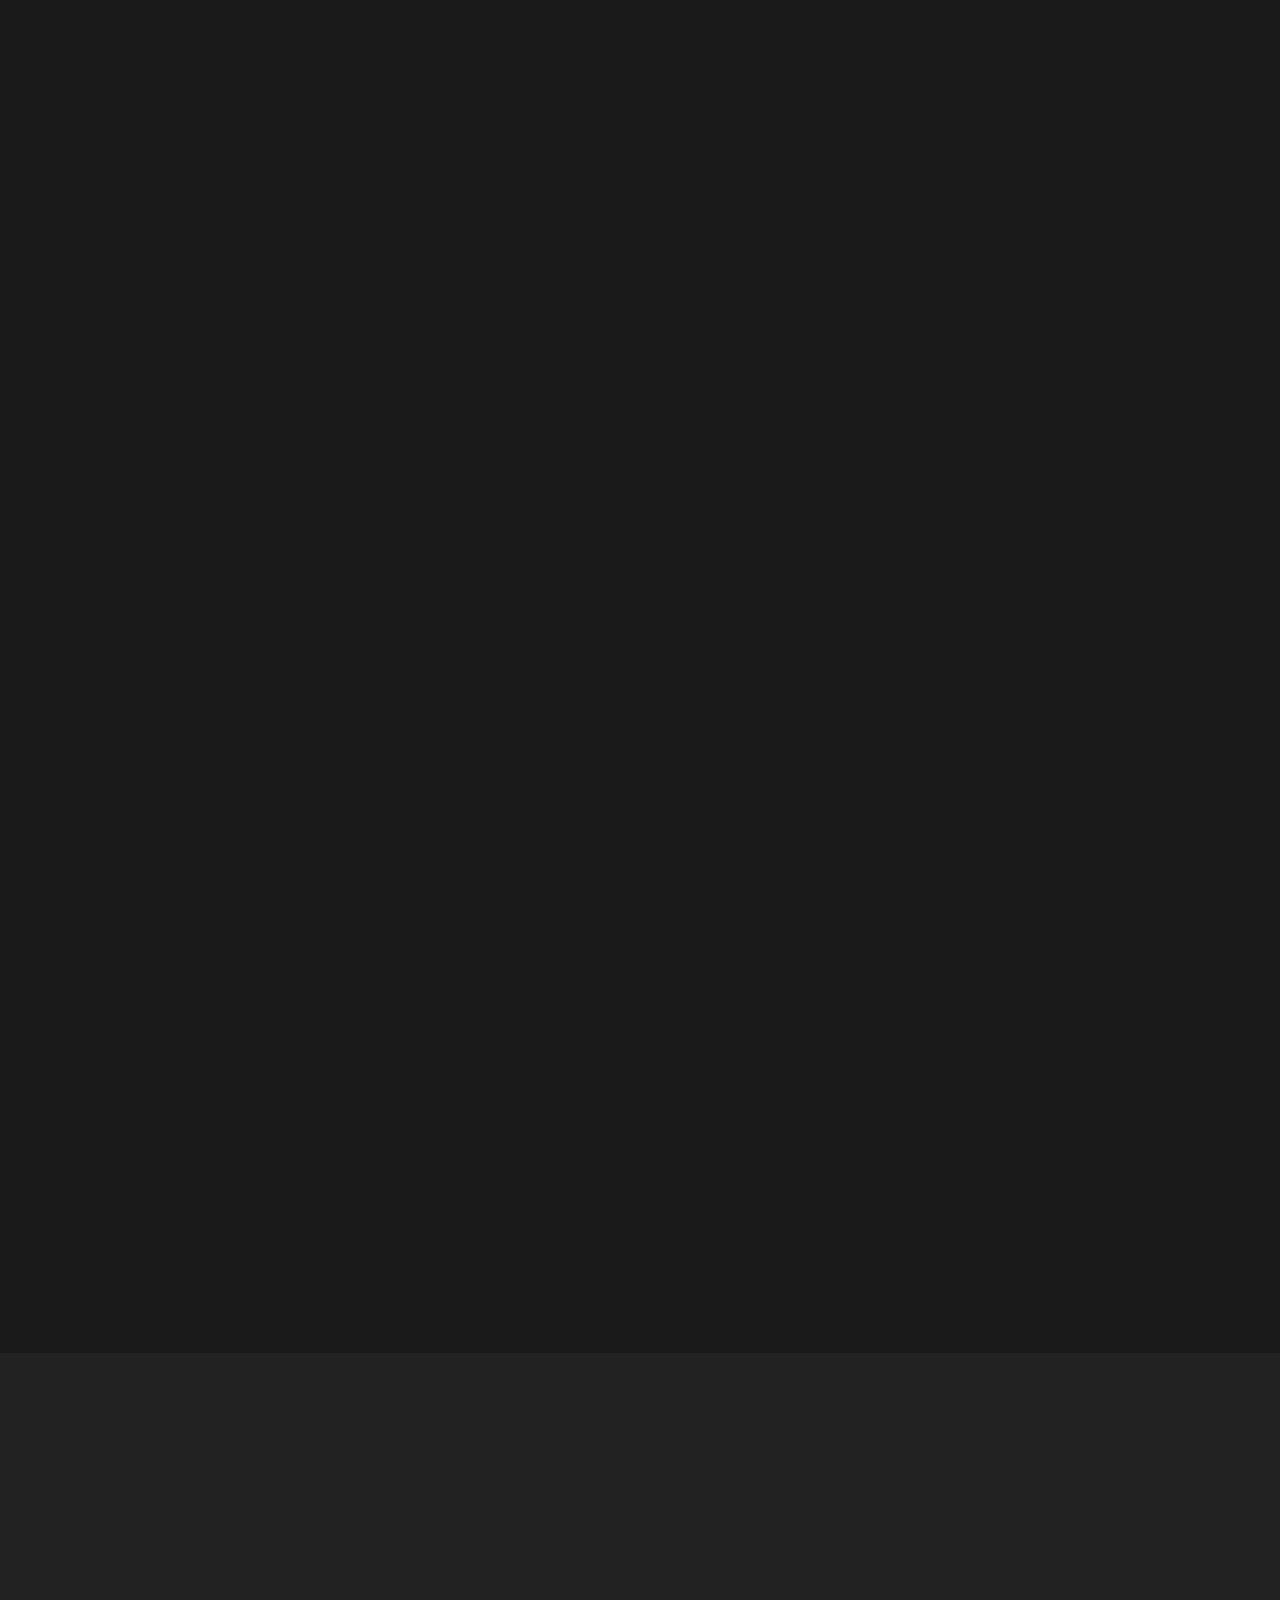
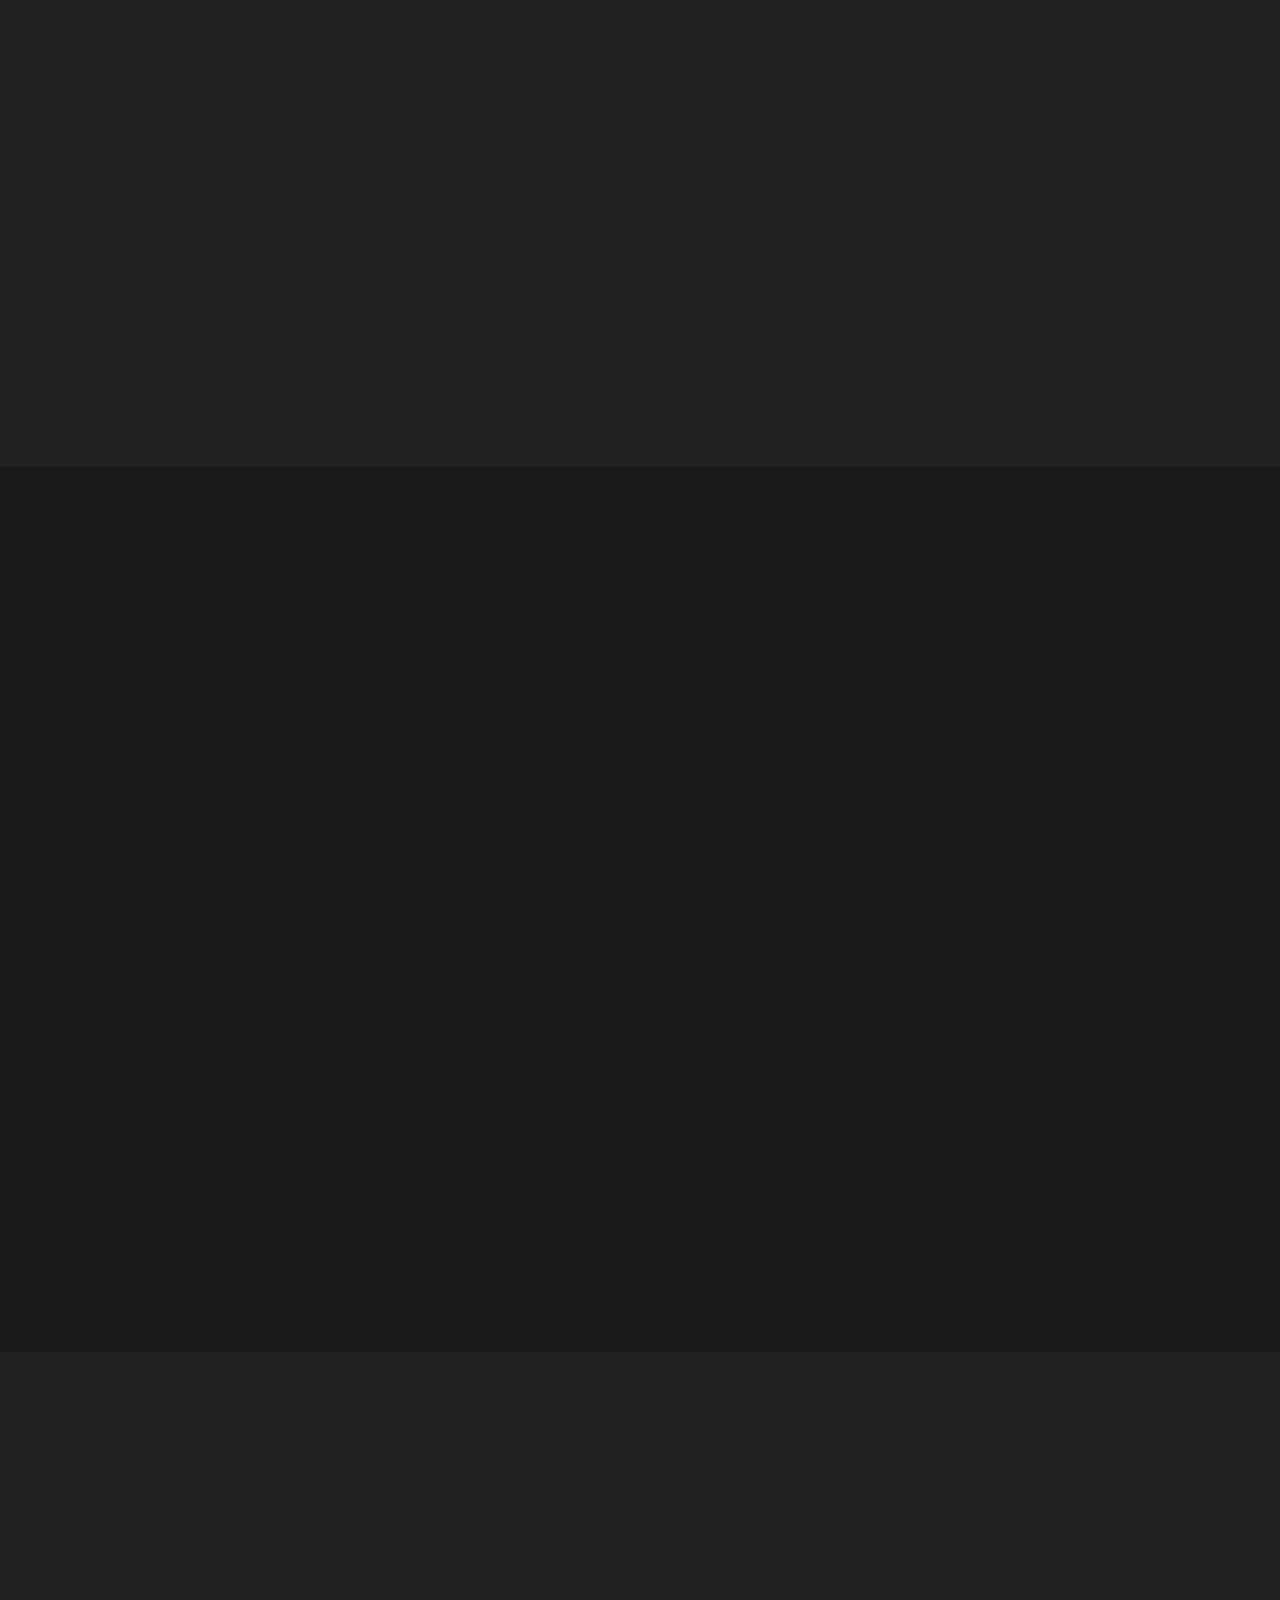
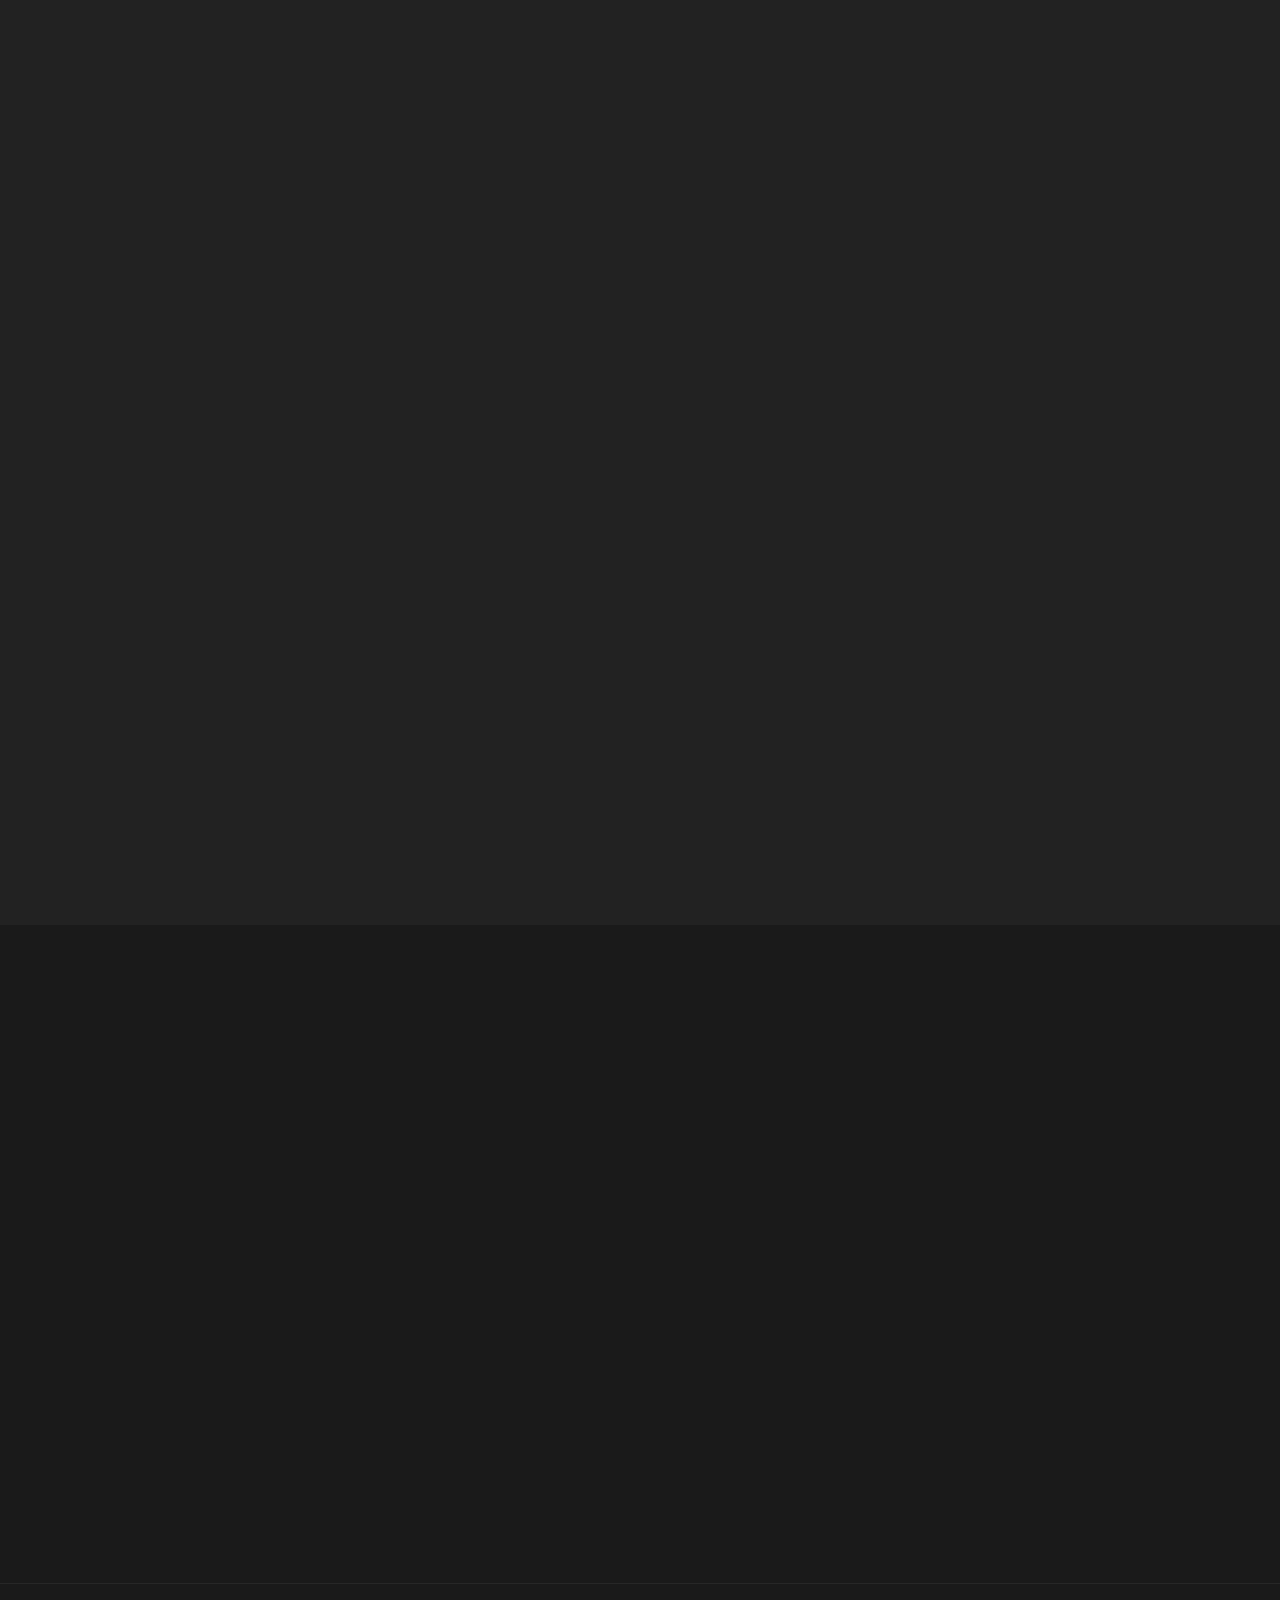
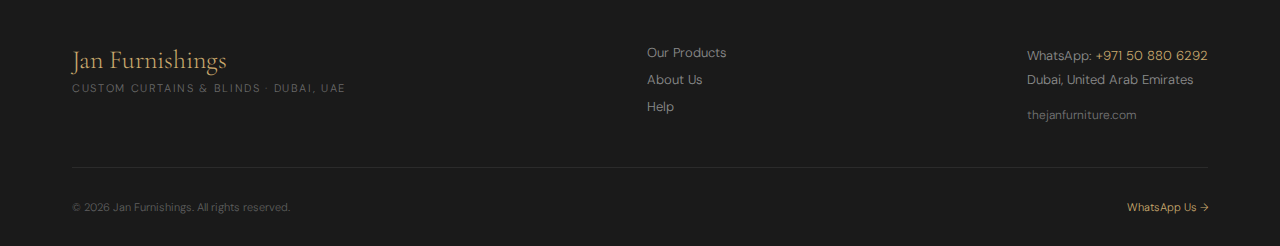
<file: airbnb.html>
<!DOCTYPE html>
<html lang="en">
<head>
  <meta charset="UTF-8" />
  <meta name="viewport" content="width=device-width, initial-scale=1.0" />
  <title>Jan Furnishings — Curtains & Blinds for Airbnb & Short-Term Rentals</title>
  <link rel="icon" href="data:,">

  <!-- Google tag (gtag.js) -->
<script async src="https://www.googletagmanager.com/gtag/js?id=G-W2DJLPY4HR"></script>
<script>
  window.dataLayer = window.dataLayer || [];
  function gtag(){dataLayer.push(arguments);}
  gtag('js', new Date());

  gtag('config', 'G-W2DJLPY4HR');
</script>

  <link rel="preconnect" href="https://fonts.googleapis.com" />
  <link rel="preconnect" href="https://fonts.gstatic.com" crossorigin />
  <link href="https://fonts.googleapis.com/css2?family=Cormorant+Garamond:ital,wght@0,300;0,400;0,500;0,600;1,300;1,400&family=DM+Sans:wght@300;400;500&display=swap" rel="stylesheet" />
  <link href="https://unpkg.com/aos@2.3.1/dist/aos.css" rel="stylesheet" />

  <style>
    :root {
      --cream:      #2B2B2B;
      --cream-dark: #232323;
      --brown:      #C9A96E;
      --brown-mid:  #D4B882;
      --brown-light:#DEC99A;
      --gold:       #C9A96E;
      --gold-light: #E8D5B0;
      --charcoal:   #1A1A1A;
      --text:       #F0EDE8;
      --text-muted: #9A9590;
      --white:      #FFFFFF;
    }

    *, *::before, *::after { box-sizing: border-box; margin: 0; padding: 0; }
    html { scroll-behavior: smooth; }
    body { font-family: 'DM Sans', sans-serif; background: var(--charcoal); color: var(--text); overflow-x: hidden; font-weight: 300; }
    img { display: block; max-width: 100%; }
    a { text-decoration: none; color: inherit; }
    h1, h2, h3 { font-family: 'Cormorant Garamond', serif; font-weight: 400; line-height: 1.1; }

    .container { width: 100%; max-width: 1200px; margin: 0 auto; padding: 0 32px; }
    .tag { display: inline-block; font-size: 10px; font-weight: 500; letter-spacing: 0.2em; text-transform: uppercase; color: var(--gold); border: 1px solid var(--gold); padding: 6px 14px; border-radius: 100px; }

    .btn-primary { display: inline-flex; align-items: center; gap: 10px; background: var(--gold); color: var(--charcoal); padding: 16px 32px; font-family: 'DM Sans', sans-serif; font-size: 13px; font-weight: 500; letter-spacing: 0.08em; text-transform: uppercase; border: none; cursor: pointer; transition: background 0.3s ease, transform 0.2s ease; }
    .btn-primary:hover { background: var(--gold-light); transform: translateY(-1px); }
    .btn-primary .arrow { width: 18px; height: 18px; transition: transform 0.2s ease; }
    .btn-primary:hover .arrow { transform: translateX(4px); }

    .btn-outline { display: inline-flex; align-items: center; gap: 10px; background: transparent; color: var(--gold); padding: 14px 28px; font-family: 'DM Sans', sans-serif; font-size: 13px; font-weight: 500; letter-spacing: 0.08em; text-transform: uppercase; border: 1.5px solid var(--gold); cursor: pointer; transition: all 0.3s ease; }
    .btn-outline:hover { background: var(--gold); color: var(--charcoal); }

    /* NAV */
    nav { position: fixed; top: 0; left: 0; right: 0; z-index: 100; padding: 24px 32px; display: flex; align-items: center; justify-content: space-between; background: rgba(0,0,0,0.2); backdrop-filter: blur(10px); -webkit-backdrop-filter: blur(10px); border-bottom: 1px solid rgba(255,255,255,0.06); transition: background 0.4s ease, padding 0.3s ease; }
    nav.scrolled { background: rgba(26,26,26,0.97); backdrop-filter: blur(16px); -webkit-backdrop-filter: blur(16px); padding: 16px 32px; box-shadow: 0 1px 24px rgba(0,0,0,0.3); }
    .nav-logo { font-family: 'Cormorant Garamond', serif; font-size: 22px; font-weight: 500; letter-spacing: 0.05em; color: var(--white); transition: color 0.4s ease; }
    nav.scrolled .nav-logo { color: var(--gold); }
    .nav-cta { background: var(--gold); color: var(--charcoal); padding: 10px 22px; font-size: 12px; font-weight: 500; letter-spacing: 0.1em; text-transform: uppercase; border: none; cursor: pointer; transition: all 0.3s ease; font-family: 'DM Sans', sans-serif; }
    .nav-cta:hover { background: var(--white); color: var(--charcoal); }

    /* HERO */
    #hero { position: relative; height: 100vh; min-height: 680px; display: flex; align-items: flex-end; overflow: hidden; }
    .hero-bg {
      position: absolute; inset: 0;
      background: linear-gradient(to bottom, rgba(20,18,16,0.2) 0%, rgba(20,18,16,0.1) 40%, rgba(20,18,16,0.75) 100%),
        url('assets/images/kimberley-alpuerto-gYCj5LrI9wI-unsplash.jpg') center/cover no-repeat;
      transform: scale(1.05);
      animation: heroZoom 8s ease-out forwards;
    }
    @keyframes heroZoom { from { transform: scale(1.05); } to { transform: scale(1.0); } }

    .hero-content { position: relative; z-index: 2; padding: 32px 40px; max-width: 700px; margin: 0 0 80px 64px; background: rgba(0,0,0,0.38); backdrop-filter: blur(12px); -webkit-backdrop-filter: blur(12px); border: 1px solid rgba(255,255,255,0.08); }

    .hero-tag { display: inline-block; font-size: 10px; font-weight: 500; letter-spacing: 0.25em; text-transform: uppercase; color: var(--gold-light); margin-bottom: 24px; opacity: 0; animation: fadeUp 0.8s 0.3s ease forwards; }
    .hero-headline { font-family: 'Cormorant Garamond', serif; font-size: clamp(52px, 7vw, 88px); font-weight: 400; line-height: 1.0; color: var(--white); margin-bottom: 28px; opacity: 0; animation: fadeUp 0.9s 0.5s ease forwards; }
    .hero-headline em { font-style: italic; color: var(--gold-light); }
    .hero-subtext { font-size: 16px; font-weight: 300; color: rgba(255,255,255,0.82); line-height: 1.7; max-width: 480px; margin-bottom: 40px; opacity: 0; animation: fadeUp 0.9s 0.7s ease forwards; }
    .hero-actions { display: flex; align-items: center; gap: 20px; flex-wrap: wrap; opacity: 0; animation: fadeUp 0.9s 0.9s ease forwards; }

    .hero-scroll { position: absolute; bottom: 32px; right: 48px; z-index: 2; display: flex; flex-direction: column; align-items: center; gap: 8px; opacity: 0; animation: fadeIn 1s 1.4s ease forwards; pointer-events: none; }
    .hero-scroll span { font-size: 9px; letter-spacing: 0.2em; text-transform: uppercase; color: rgba(255,255,255,0.6); writing-mode: vertical-rl; }
    .scroll-line { width: 1px; height: 48px; background: rgba(255,255,255,0.3); position: relative; overflow: hidden; }
    .scroll-line::after { content: ''; position: absolute; top: -100%; left: 0; width: 100%; height: 100%; background: var(--gold); animation: scrollDown 1.6s 1.6s ease-in-out infinite; }
    @keyframes scrollDown { 0% { top: -100%; } 100% { top: 100%; } }

    .hero-strip { position: absolute; bottom: 0; right: 0; left: 0; z-index: 2; display: flex; justify-content: flex-end; padding: 0 120px 80px 0; pointer-events: none; }
    .hero-stat-card { background: rgba(0,0,0,0.38); backdrop-filter: blur(16px); border: 1px solid rgba(201,169,110,0.25); padding: 20px 28px; display: flex; gap: 28px; opacity: 0; animation: fadeUp 0.9s 1.1s ease forwards; }
    .stat-item { text-align: center; }
    .stat-num { font-family: 'Cormorant Garamond', serif; font-size: 32px; font-weight: 500; color: var(--gold-light); line-height: 1; }
    .stat-label { font-size: 10px; letter-spacing: 0.12em; text-transform: uppercase; color: rgba(255,255,255,0.6); margin-top: 4px; }
    .stat-divider { width: 1px; background: rgba(255,255,255,0.15); align-self: stretch; }

    /* TRUST BAR */
    #trust { background: var(--charcoal); padding: 20px 32px; overflow: hidden; border-top: 1px solid rgba(255,255,255,0.06); }
    .trust-scroll { display: flex; gap: 60px; animation: marquee 24s linear infinite; white-space: nowrap; width: max-content; }
    .trust-item { display: flex; align-items: center; gap: 10px; font-size: 11px; letter-spacing: 0.15em; text-transform: uppercase; color: rgba(255,255,255,0.5); flex-shrink: 0; }
    .trust-item span { color: var(--gold); font-size: 14px; }
    @keyframes marquee { 0% { transform: translateX(0); } 100% { transform: translateX(-50%); } }

    /* ROI SECTION */
    #roi { padding: 120px 0 100px; }
    .roi-grid { display: grid; grid-template-columns: 1fr 1fr; gap: 80px; align-items: center; }
    .roi-images { position: relative; height: 560px; }
    .roi-img-main { position: absolute; top: 0; left: 0; width: 75%; height: 80%; object-fit: cover; }
    .roi-img-accent { position: absolute; bottom: 0; right: 0; width: 55%; height: 52%; object-fit: cover; border: 6px solid var(--charcoal); }
    .roi-badge { position: absolute; top: 50%; left: 50%; transform: translate(-50%, -50%); background: var(--gold); color: var(--charcoal); width: 108px; height: 108px; border-radius: 50%; display: flex; flex-direction: column; align-items: center; justify-content: center; text-align: center; padding: 12px; z-index: 2; }
    .roi-badge-num { font-family: 'Cormorant Garamond', serif; font-size: 26px; font-weight: 500; line-height: 1; }
    .roi-badge-text { font-size: 9px; letter-spacing: 0.08em; text-transform: uppercase; line-height: 1.4; margin-top: 2px; }

    .roi-text .tag { margin-bottom: 24px; }
    .roi-text h2 { font-size: clamp(36px, 4vw, 52px); margin-bottom: 24px; color: var(--gold); }
    .roi-text p { font-size: 15px; line-height: 1.8; color: var(--text-muted); margin-bottom: 16px; }

    .roi-points { list-style: none; margin: 32px 0 40px; }
    .roi-points li { display: flex; align-items: flex-start; gap: 14px; font-size: 14px; line-height: 1.5; color: var(--text); padding: 12px 0; border-bottom: 1px solid rgba(255,255,255,0.07); }
    .roi-points li:last-child { border-bottom: none; }
    .roi-icon { width: 36px; height: 36px; background: rgba(201,169,110,0.1); border: 1px solid rgba(201,169,110,0.3); border-radius: 50%; display: flex; align-items: center; justify-content: center; flex-shrink: 0; font-size: 16px; }

    /* METRICS BAND */
    #metrics { background: var(--gold); padding: 64px 0; }
    .metrics-grid { display: grid; grid-template-columns: repeat(4, 1fr); gap: 2px; }
    .metric-card { background: rgba(0,0,0,0.08); padding: 36px 24px; text-align: center; transition: background 0.2s; }
    .metric-card:hover { background: rgba(0,0,0,0.15); }
    .metric-num { font-family: 'Cormorant Garamond', serif; font-size: 52px; font-weight: 400; color: var(--charcoal); line-height: 1; }
    .metric-label { font-size: 11px; letter-spacing: 0.12em; text-transform: uppercase; color: rgba(30,26,23,0.65); margin-top: 8px; }
    .metric-sub { font-size: 12px; color: rgba(30,26,23,0.5); margin-top: 4px; }

    /* HOW IT WORKS */
    #how { background: #222222; padding: 120px 0; }
    .section-header { text-align: center; margin-bottom: 72px; }
    .section-header .tag { margin-bottom: 16px; }
    .section-header h2 { font-size: clamp(38px, 4.5vw, 58px); color: var(--white); }
    .section-header p { font-size: 15px; color: rgba(255,255,255,0.55); max-width: 480px; margin: 16px auto 0; line-height: 1.7; }

    .steps-grid { display: grid; grid-template-columns: repeat(4, 1fr); gap: 2px; }
    .step-card { background: rgba(255,255,255,0.03); border: 1px solid rgba(255,255,255,0.06); padding: 40px 32px; position: relative; transition: background 0.3s ease; }
    .step-card:hover { background: rgba(255,255,255,0.06); }
    .step-num { font-family: 'Cormorant Garamond', serif; font-size: 64px; font-weight: 300; color: rgba(201,169,110,0.2); line-height: 1; margin-bottom: 20px; }
    .step-card h3 { font-size: 22px; color: var(--white); margin-bottom: 12px; }
    .step-card p { font-size: 14px; color: rgba(255,255,255,0.5); line-height: 1.7; }
    .step-arrow { position: absolute; top: 50%; right: -14px; transform: translateY(-50%); color: var(--gold); font-size: 20px; z-index: 2; }
    .step-card:last-child .step-arrow { display: none; }

    /* PRODUCTS */
    #products { padding: 120px 0; }
    .products-grid { display: grid; grid-template-columns: repeat(3, 1fr); gap: 24px; margin-top: 16px; }
    .product-card { background: #333333; overflow: hidden; transition: transform 0.3s ease, box-shadow 0.3s ease; }
    .product-card:hover { transform: translateY(-4px); box-shadow: 0 20px 60px rgba(0,0,0,0.3); }
    .product-img { height: 240px; overflow: hidden; }
    .product-img img { width: 100%; height: 100%; object-fit: cover; transition: transform 0.5s ease; }
    .product-card:hover .product-img img { transform: scale(1.05); }
    .product-info { padding: 24px 28px 28px; }
    .product-info h3 { font-size: 22px; color: var(--gold); margin-bottom: 6px; }
    .product-badge { display: inline-block; font-size: 9px; font-weight: 500; letter-spacing: 0.15em; text-transform: uppercase; background: rgba(201,169,110,0.15); color: var(--gold); padding: 3px 10px; margin-bottom: 10px; }
    .product-info p { font-size: 13px; color: var(--text-muted); line-height: 1.6; margin-bottom: 16px; }
    .product-price { font-family: 'Cormorant Garamond', serif; font-size: 20px; color: var(--gold-light); display: flex; flex-wrap: wrap; align-items: baseline; gap: 6px; }
    .product-price del { font-size: 14px; color: #888; font-family: 'DM Sans', sans-serif; text-decoration: line-through; }
    .product-price strong { font-size: 22px; }
    .product-price span { font-family: 'DM Sans', sans-serif; font-size: 11px; color: var(--text-muted); margin-left: 4px; }

    /* MULTI-PROPERTY */
    #multi { background: #222222; padding: 100px 0; }
    .multi-inner { display: grid; grid-template-columns: 1fr 1fr; gap: 80px; align-items: center; }
    .multi-text h2 { font-size: clamp(34px, 4vw, 50px); color: var(--gold); margin-bottom: 20px; }
    .multi-text p { font-size: 15px; color: var(--text-muted); line-height: 1.8; margin-bottom: 24px; }
    .multi-benefits { list-style: none; display: flex; flex-direction: column; gap: 14px; margin-bottom: 36px; }
    .multi-benefits li { display: flex; align-items: center; gap: 12px; font-size: 14px; color: var(--text); }
    .benefit-dot { width: 8px; height: 8px; background: var(--gold); border-radius: 50%; flex-shrink: 0; }
    .multi-visual { display: grid; grid-template-columns: 1fr 1fr; gap: 12px; }
    .multi-img { overflow: hidden; height: 220px; }
    .multi-img img { width: 100%; height: 100%; object-fit: cover; transition: transform 0.5s; }
    .multi-img:hover img { transform: scale(1.05); }

    /* SOCIAL PROOF */
    #proof { background: var(--charcoal); padding: 120px 0; }
    .proof-grid { display: grid; grid-template-columns: 1fr 1fr 1fr; gap: 2px; margin-top: 16px; }
    .review-card { background: rgba(255,255,255,0.04); padding: 36px 32px; transition: background 0.3s; }
    .review-card:hover { background: rgba(255,255,255,0.08); }
    .stars { color: var(--gold); font-size: 13px; letter-spacing: 2px; margin-bottom: 16px; }
    .review-text { font-family: 'Cormorant Garamond', serif; font-size: 20px; font-style: italic; color: rgba(255,255,255,0.9); line-height: 1.5; margin-bottom: 24px; }
    .reviewer { display: flex; align-items: center; gap: 12px; }
    .reviewer-avatar { width: 40px; height: 40px; border-radius: 50%; background: var(--gold); display: flex; align-items: center; justify-content: center; font-family: 'Cormorant Garamond', serif; font-size: 18px; color: var(--charcoal); flex-shrink: 0; }
    .reviewer-name { font-size: 13px; font-weight: 500; color: rgba(255,255,255,0.9); }
    .reviewer-loc { font-size: 11px; color: rgba(255,255,255,0.45); letter-spacing: 0.06em; }

    .proof-stats { display: grid; grid-template-columns: repeat(3, 1fr); gap: 2px; margin-top: 2px; }
    .proof-stat { background: rgba(0,0,0,0.3); padding: 36px 32px; text-align: center; }
    .proof-stat-num { font-family: 'Cormorant Garamond', serif; font-size: 52px; font-weight: 400; color: var(--gold-light); line-height: 1; }
    .proof-stat-label { font-size: 11px; letter-spacing: 0.15em; text-transform: uppercase; color: rgba(255,255,255,0.45); margin-top: 8px; }

    /* BOOKING */
    #booking { background: #222222; padding: 120px 0; }
    .booking-inner { display: grid; grid-template-columns: 1fr 1fr; gap: 80px; align-items: start; }
    .booking-left h2 { font-size: clamp(36px, 4vw, 52px); color: var(--gold); margin-bottom: 20px; }
    .booking-left p { font-size: 15px; color: var(--text-muted); line-height: 1.8; margin-bottom: 32px; }
    .booking-perks { list-style: none; display: flex; flex-direction: column; gap: 14px; }
    .booking-perks li { display: flex; align-items: center; gap: 12px; font-size: 14px; color: var(--text); }
    .perk-dot { width: 8px; height: 8px; background: var(--gold); border-radius: 50%; flex-shrink: 0; }

    .booking-form { background: #2B2B2B; padding: 48px; box-shadow: 0 4px 48px rgba(0,0,0,0.4); border: 1px solid rgba(255,255,255,0.06); }
    .form-title { font-family: 'Cormorant Garamond', serif; font-size: 28px; color: var(--gold); margin-bottom: 6px; }
    .form-sub { font-size: 13px; color: var(--text-muted); margin-bottom: 32px; }
    .form-group { margin-bottom: 20px; }
    .form-group label { display: block; font-size: 11px; font-weight: 500; letter-spacing: 0.12em; text-transform: uppercase; color: var(--text-muted); margin-bottom: 8px; }
    .form-group input, .form-group select, .form-group textarea { width: 100%; background: #222; border: 1.5px solid #3a3a3a; padding: 13px 16px; font-family: 'DM Sans', sans-serif; font-size: 14px; font-weight: 300; color: var(--text); outline: none; transition: border-color 0.2s ease; border-radius: 0; -webkit-appearance: none; appearance: none; }
    .form-group input:focus, .form-group select:focus, .form-group textarea:focus { border-color: var(--gold); }
    .form-group textarea { resize: vertical; min-height: 80px; }
    .form-row { display: grid; grid-template-columns: 1fr 1fr; gap: 16px; }
    .calendar-row { display: grid; grid-template-columns: 1fr 1fr; gap: 16px; }
    .form-submit { width: 100%; background: var(--gold); color: var(--charcoal); border: none; padding: 18px; font-family: 'DM Sans', sans-serif; font-size: 13px; font-weight: 500; letter-spacing: 0.1em; text-transform: uppercase; cursor: pointer; transition: background 0.3s ease; margin-top: 8px; }
    .form-submit:hover { background: var(--gold-light); }
    .form-note { text-align: center; font-size: 11px; color: var(--text-muted); margin-top: 14px; }

    /* FAQ */
    #faq { background: var(--charcoal); padding: 100px 0; }
    .faq-grid { display: grid; grid-template-columns: 1fr 1fr; gap: 2px; margin-top: 16px; }
    .faq-item { background: #2B2B2B; padding: 32px 36px; cursor: pointer; transition: background 0.2s; }
    .faq-item:hover { background: #333333; }
    .faq-q { display: flex; justify-content: space-between; align-items: center; gap: 16px; }
    .faq-q h3 { font-size: 18px; color: var(--gold); font-weight: 400; }
    .faq-toggle { width: 28px; height: 28px; border: 1.5px solid var(--gold); border-radius: 50%; display: flex; align-items: center; justify-content: center; color: var(--gold); font-size: 16px; flex-shrink: 0; transition: transform 0.3s, background 0.3s; }
    .faq-item.open .faq-toggle { transform: rotate(45deg); background: var(--gold); color: var(--charcoal); }
    .faq-answer { font-size: 14px; color: var(--text-muted); line-height: 1.7; max-height: 0; overflow: hidden; transition: max-height 0.4s ease, padding 0.3s; }
    .faq-item.open .faq-answer { max-height: 220px; padding-top: 16px; }

    /* FOOTER */
    footer { background: var(--charcoal); padding: 60px 0 32px; border-top: 1px solid rgba(255,255,255,0.06); }
    .footer-inner { display: flex; justify-content: space-between; align-items: flex-start; gap: 40px; flex-wrap: wrap; padding-bottom: 40px; border-bottom: 1px solid rgba(255,255,255,0.08); margin-bottom: 32px; }
    .footer-brand { font-family: 'Cormorant Garamond', serif; font-size: 26px; color: var(--gold); }
    .footer-brand-sub { font-size: 11px; letter-spacing: 0.15em; text-transform: uppercase; color: rgba(255,255,255,0.35); margin-top: 6px; }
    .footer-links { display: flex; flex-direction: column; gap: 10px; }
    .footer-links a { font-size: 13px; color: rgba(255,255,255,0.5); transition: color 0.2s; }
    .footer-links a:hover { color: var(--gold); }
    .footer-contact p { font-size: 13px; color: rgba(255,255,255,0.5); line-height: 1.8; }
    .footer-contact a { color: var(--gold); }
    .footer-bottom { display: flex; justify-content: space-between; align-items: center; font-size: 11px; color: rgba(255,255,255,0.3); }

    @keyframes fadeUp { from { opacity: 0; transform: translateY(24px); } to { opacity: 1; transform: translateY(0); } }
    @keyframes fadeIn { from { opacity: 0; } to { opacity: 1; } }

    @media (max-width: 900px) {
      .roi-grid, .booking-inner, .multi-inner { grid-template-columns: 1fr; gap: 48px; }
      .steps-grid, .products-grid, .proof-grid, .proof-stats, .faq-grid, .metrics-grid { grid-template-columns: 1fr 1fr; }
      .hero-content { margin: 0 0 40px 24px; padding: 24px; }
      .hero-stat-card { display: none; }
      .hero-strip { display: none; }
      .form-row, .calendar-row { grid-template-columns: 1fr; }
      .roi-images { height: 360px; }
      .booking-form { padding: 32px 24px; }
      .multi-visual { grid-template-columns: 1fr 1fr; }
    }
    @media (max-width: 580px) {
      .metrics-grid { grid-template-columns: 1fr 1fr; }
      .steps-grid, .products-grid, .proof-grid, .proof-stats, .faq-grid { grid-template-columns: 1fr; }
    }

    /* ─── WHATSAPP FLOAT ───────────────────────────── */
    .wa-float {
      position: fixed;
      bottom: 28px;
      right: 28px;
      z-index: 999;
      display: flex;
      align-items: center;
      gap: 10px;
      background: #25D366;
      color: #fff;
      padding: 13px 20px 13px 16px;
      border-radius: 50px;
      font-family: 'DM Sans', sans-serif;
      font-size: 13px;
      font-weight: 500;
      letter-spacing: 0.04em;
      text-decoration: none;
      box-shadow: 0 4px 20px rgba(37,211,102,0.35);
      transition: transform 0.2s ease, box-shadow 0.2s ease;
      animation: fadeUp 0.8s 1.5s ease both;
    }
    .wa-float:hover {
      transform: translateY(-2px);
      box-shadow: 0 8px 28px rgba(37,211,102,0.45);
    }
    .wa-float svg { width: 20px; height: 20px; flex-shrink: 0; }

  </style>
</head>
<body>

  <nav id="navbar">
    <a href="#" class="nav-logo">Jan Furnishings</a>
    <a href="#booking" class="nav-cta">Book a Free Visit</a>
  </nav>

  <!-- HERO -->
  <section id="hero">
    <div class="hero-bg"></div>
    <div class="hero-content">
      <div class="hero-tag">For Airbnb & Short-Term Rental Owners · Dubai, UAE</div>
      <h1 class="hero-headline">
        Better curtains.<br><em>Better reviews.</em><br>More income.
      </h1>
      <p class="hero-subtext">
        Guests notice windows. Poor blackout, broken tracks, and cheap blinds show up in your reviews — and your ratings. We fix that, fast, across single or multiple properties.
      </p>
      <div class="hero-actions">
        <a href="#booking" class="btn-primary">
          Book a Free Property Visit
          <svg class="arrow" viewBox="0 0 24 24" fill="none" stroke="currentColor" stroke-width="2"><line x1="5" y1="12" x2="19" y2="12"/><polyline points="12 5 19 12 12 19"/></svg>
        </a>
        <a href="#products" class="btn-outline">See Our Products</a>
      </div>
    </div>
    <div class="hero-strip">
      <div class="hero-stat-card">
        <div class="stat-item"><div class="stat-num">500+</div><div class="stat-label">Windows Fitted</div></div>
        <div class="stat-divider"></div>
        <div class="stat-item"><div class="stat-num">48hr</div><div class="stat-label">Avg. Turnaround</div></div>
        <div class="stat-divider"></div>
        <div class="stat-item"><div class="stat-num">5★</div><div class="stat-label">Google Rated</div></div>
      </div>
    </div>
    <div class="hero-scroll"><div class="scroll-line"></div><span>Scroll</span></div>
  </section>

  <!-- TRUST MARQUEE -->
  <section id="trust">
    <div class="trust-scroll">
      <div class="trust-item"><span>✦</span> Free Property Visit</div>
      <div class="trust-item"><span>✦</span> Multi-Property Discounts</div>
      <div class="trust-item"><span>✦</span> Fast Turnaround</div>
      <div class="trust-item"><span>✦</span> Blackout Guaranteed</div>
      <div class="trust-item"><span>✦</span> 5-Star Google Rated</div>
      <div class="trust-item"><span>✦</span> UAE-Grade Fabrics</div>
      <div class="trust-item"><span>✦</span> Motorized Options</div>
      <div class="trust-item"><span>✦</span> Free Property Visit</div>
      <div class="trust-item"><span>✦</span> Multi-Property Discounts</div>
      <div class="trust-item"><span>✦</span> Fast Turnaround</div>
      <div class="trust-item"><span>✦</span> Blackout Guaranteed</div>
      <div class="trust-item"><span>✦</span> 5-Star Google Rated</div>
      <div class="trust-item"><span>✦</span> UAE-Grade Fabrics</div>
      <div class="trust-item"><span>✦</span> Motorized Options</div>
    </div>
  </section>

  <!-- ROI SECTION -->
  <section id="roi">
    <div class="container">
      <div class="roi-grid">
        <div class="roi-images" data-aos="fade-right">
          <img class="roi-img-main" src="assets/images/pexels-artbovich-6492384.jpg" alt="Luxury Airbnb living room" />
          <img class="roi-img-accent" src="assets/images/ryunosuke-kikuno-XsAS1ZhpdBk-unsplash.jpg" alt="Premium curtain detail" />
          <div class="roi-badge">
            <div class="roi-badge-num">5★</div>
            <div class="roi-badge-text">Review Impact</div>
          </div>
        </div>
        <div class="roi-text" data-aos="fade-left" data-aos-delay="100">
          <div class="tag">The ROI Case</div>
          <h2>Your curtains are affecting your star rating.</h2>
          <p>Sleep quality is one of the top factors in Airbnb guest reviews. Inadequate blackout, noisy mechanisms, and cheap-looking blinds are easy wins that most hosts overlook.</p>
          <p>One upgrade across a property typically pays for itself within a single booking month — and the impact on your reviews compounds over time.</p>

          <ul class="roi-points">
            <li>
              <div class="roi-icon">🌙</div>
              <div><strong>Better sleep = better reviews.</strong> Guests who sleep well rate higher — blackout curtains are the single biggest sleep upgrade you can make in any bedroom.</div>
            </li>
            <li>
              <div class="roi-icon">📸</div>
              <div><strong>Listings with beautiful windows photograph better.</strong> Great curtains and blinds directly improve your listing photos and click-through rates.</div>
            </li>
            <li>
              <div class="roi-icon">🔇</div>
              <div><strong>Proper blinds reduce noise complaints.</strong> Heavier fabrics and well-fitted frames cut down street noise — a common guest complaint in Dubai.</div>
            </li>
            <li>
              <div class="roi-icon">🏠</div>
              <div><strong>Multi-property owners get priority service and bulk pricing.</strong> We work with Airbnb operators across Dubai with dedicated scheduling.</div>
            </li>
          </ul>

          <a href="#booking" class="btn-primary">
            Book a Free Property Visit
            <svg class="arrow" viewBox="0 0 24 24" fill="none" stroke="currentColor" stroke-width="2"><line x1="5" y1="12" x2="19" y2="12"/><polyline points="12 5 19 12 12 19"/></svg>
          </a>
        </div>
      </div>
    </div>
  </section>

  <!-- METRICS BAND -->
  <section id="metrics">
    <div class="container">
      <div class="metrics-grid">
        <div class="metric-card" data-aos="fade-up" data-aos-delay="0">
          <div class="metric-num">5★</div>
          <div class="metric-label">Google Rated</div>
          <div class="metric-sub">Verified customer reviews</div>
        </div>
        <div class="metric-card" data-aos="fade-up" data-aos-delay="80">
          <div class="metric-num">48hr</div>
          <div class="metric-label">Avg. Turnaround</div>
          <div class="metric-sub">From visit to installed</div>
        </div>
        <div class="metric-card" data-aos="fade-up" data-aos-delay="160">
          <div class="metric-num">5★</div>
          <div class="metric-label">Google Rating</div>
          <div class="metric-sub">Verified by Google</div>
        </div>
        <div class="metric-card" data-aos="fade-up" data-aos-delay="240">
          <div class="metric-num">100+</div>
          <div class="metric-label">Fabric Options</div>
          <div class="metric-sub">Custom-made every order</div>
        </div>
      </div>
    </div>
  </section>

  <!-- HOW IT WORKS -->
  <section id="how">
    <div class="container">
      <div class="section-header" data-aos="fade-up">
        <div class="tag" style="color:var(--gold-light);border-color:var(--gold-light);">The Process</div>
        <h2>Built around your schedule.</h2>
        <p>We know rental properties can't be offline for long. Our process is designed to be fast, minimally disruptive, and done right first time.</p>
      </div>
      <div class="steps-grid">
        <div class="step-card" data-aos="fade-up" data-aos-delay="0">
          <div class="step-num">01</div>
          <h3>Free Property Visit</h3>
          <p>We visit your property or properties, assess every window, and advise on what will have the highest impact for guests.</p>
          <div class="step-arrow">→</div>
        </div>
        <div class="step-card" data-aos="fade-up" data-aos-delay="100">
          <div class="step-num">02</div>
          <h3>Quote & Sign Off</h3>
          <p>You receive a clear quote per room and per property. No surprises. Bulk pricing available for 2+ properties.</p>
          <div class="step-arrow">→</div>
        </div>
        <div class="step-card" data-aos="fade-up" data-aos-delay="200">
          <div class="step-num">03</div>
          <h3>Made to Measure</h3>
          <p>Everything is custom cut and made using UAE-grade fabrics — built to handle daily guest use and Dubai's extreme light and heat.</p>
          <div class="step-arrow">→</div>
        </div>
        <div class="step-card" data-aos="fade-up" data-aos-delay="300">
          <div class="step-num">04</div>
          <h3>Installed Between Guests</h3>
          <p>We coordinate around your booking calendar. Most installs are done in a single morning so your property is guest-ready the same day.</p>
        </div>
      </div>
    </div>
  </section>

  <!-- PRODUCTS -->
  <section id="products">
    <div class="container">
      <div class="section-header" data-aos="fade-up">
        <div class="tag">Best for Rentals</div>
        <h2 style="color:var(--gold);">What works best for short-term rentals.</h2>
        <p style="color:var(--text-muted);">Recommended options based on what earns the best guest responses. All custom-made to your exact window sizes.</p>
      </div>
      <div class="products-grid">
        <div class="product-card" data-aos="fade-up" data-aos-delay="0">
          <div class="product-img"><img src="assets/images/Blackout-curtains-e1707219010700.webp" alt="Blackout Curtains" /></div>
          <div class="product-info">
            <div class="product-badge">⭐ Top for Bedrooms</div>
            <h3>Blackout Curtains</h3>
            <p>The single most impactful upgrade for any Airbnb bedroom. Guests sleep better, rate higher, and come back.</p>
            <div class="product-price"><del style="color:#888;font-size:0.85em;">AED 826</del> <strong style="color:var(--gold);">AED 599</strong> <span>/ standard window</span></div>
          </div>
        </div>
        <div class="product-card" data-aos="fade-up" data-aos-delay="100">
          <div class="product-img"><img src="assets/images/download-77.webp" alt="Sheer and Blackout Combo" /></div>
          <div class="product-info">
            <div class="product-badge">⭐ Most Popular</div>
            <h3>Sheer & Blackout Combo</h3>
            <p>The premium choice — sheers for daytime elegance, blackout for full night coverage. Makes listing photos stunning.</p>
            <div class="product-price"><del style="color:#888;font-size:0.85em;">AED 1,244</del> <strong style="color:var(--gold);">AED 999</strong> <span>/ standard window</span></div>
          </div>
        </div>
        <div class="product-card" data-aos="fade-up" data-aos-delay="200">
          <div class="product-img"><img src="assets/images/blinds.jpg" alt="Roller Blinds" /></div>
          <div class="product-info">
            <div class="product-badge">⭐ Best for Living Rooms</div>
            <h3>Roller Blinds</h3>
            <p>Low maintenance, clean-looking, and very durable. Perfect for living areas and kitchens that get heavy guest use.</p>
            <div class="product-price"><del style="color:#888;font-size:0.85em;">AED 500</del> <strong style="color:var(--gold);">AED 393</strong> <span>/ standard window</span></div>
          </div>
        </div>
        <div class="product-card" data-aos="fade-up" data-aos-delay="0">
          <div class="product-img"><img src="assets/images/download-8.webp" alt="Motorized Curtains" /></div>
          <div class="product-info">
            <div class="product-badge">Premium Upgrade</div>
            <h3>Motorized Curtains</h3>
            <p>A genuine wow factor that earns mentions in guest reviews. Works with Alexa and Google Home — great for smart home listings.</p>
            <div class="product-price"><del style="color:#888;font-size:0.85em;">AED 2,085</del> <strong style="color:var(--gold);">AED 1,299</strong> <span>/ standard window</span></div>
          </div>
        </div>
        <div class="product-card" data-aos="fade-up" data-aos-delay="100">
          <div class="product-img"><img src="assets/images/download-3.webp" alt="Sheer Curtains" /></div>
          <div class="product-info">
            <div class="product-badge">Great for Living Rooms</div>
            <h3>Sheer Curtains</h3>
            <p>Bright, airy, and elegant. Transforms a living room's feel in listing photos and in person. Very popular in marina-view apartments.</p>
            <div class="product-price"><del style="color:#888;font-size:0.85em;">AED 600</del> <strong style="color:var(--gold);">AED 533</strong> <span>/ standard window</span></div>
          </div>
        </div>
        <div class="product-card" data-aos="fade-up" data-aos-delay="200">
          <div class="product-img"><img src="assets/images/download-10.webp" alt="Wooden Blinds" /></div>
          <div class="product-info">
            <div class="product-badge">Luxury Feel</div>
            <h3>Wooden Blinds</h3>
            <p>Adds warmth and a high-end feel that photographs beautifully. Popular in premium listings targeting business and long-stay guests.</p>
            <div class="product-price"><del style="color:#888;font-size:0.85em;">AED 816</del> <strong style="color:var(--gold);">AED 499</strong> <span>/ standard window</span></div>
          </div>
        </div>
      </div>
      <div style="text-align:center;margin-top:48px;" data-aos="fade-up">
        <a href="#booking" class="btn-primary">
          Book a Free Property Assessment
          <svg class="arrow" viewBox="0 0 24 24" fill="none" stroke="currentColor" stroke-width="2"><line x1="5" y1="12" x2="19" y2="12"/><polyline points="12 5 19 12 12 19"/></svg>
        </a>
      </div>
    </div>
  </section>

  <!-- MULTI-PROPERTY -->
  <section id="multi">
    <div class="container">
      <div class="multi-inner">
        <div class="multi-text" data-aos="fade-right">
          <div class="tag" style="margin-bottom:20px;">Multi-Property Owners</div>
          <h2>Managing more than one property? We make it easy.</h2>
          <p>We work with Airbnb operators, property managers, and landlords across Dubai managing anywhere from 2 to 20+ units. We coordinate everything so you don't have to.</p>
          <ul class="multi-benefits">
            <li><div class="benefit-dot"></div> Discounted pricing for 2+ properties — ask us for a quote</li>
            <li><div class="benefit-dot"></div> Single point of contact for all your properties</li>
            <li><div class="benefit-dot"></div> Coordinated scheduling to avoid guest disruption</li>
            <li><div class="benefit-dot"></div> Consistent quality and fabric across your entire portfolio</li>
            <li><div class="benefit-dot"></div> Priority support for urgent replacements between bookings</li>
          </ul>
          <a href="#booking" class="btn-primary">
            Get a Multi-Property Quote
            <svg class="arrow" viewBox="0 0 24 24" fill="none" stroke="currentColor" stroke-width="2"><line x1="5" y1="12" x2="19" y2="12"/><polyline points="12 5 19 12 12 19"/></svg>
          </a>
        </div>
        <div class="multi-visual" data-aos="fade-left" data-aos-delay="100">
          <div class="multi-img"><img src="assets/images/pexels-artbovich-5998132.jpg" alt="Blackout bedroom" /></div>
          <div class="multi-img"><img src="assets/images/pexels-artbovich-5998127.jpg" alt="Elegant curtains" /></div>
          <div class="multi-img"><img src="assets/images/pexels-artbovich-7214461.jpg" alt="Living room" /></div>
          <div class="multi-img"><img src="assets/images/vitalijs-barilo-azMZaQCUyV8-unsplash.jpg" alt="Fabric options" /></div>
        </div>
      </div>
    </div>
  </section>

  <!-- SOCIAL PROOF -->
  <section id="proof">
    <div class="container">
      <div class="section-header" data-aos="fade-up">
        <div class="tag" style="color:var(--gold-light);border-color:var(--gold-light);">From Hosts Like You</div>
        <h2>Airbnb owners who made the upgrade.</h2>
      </div>
      <div class="proof-grid" data-aos="fade-up" data-aos-delay="100">
        <div class="review-card">
          <div class="stars">★★★★★</div>
          <p class="review-text">"I manage 4 units in JBR. Jan Furnishings did all of them in two days. My average review score went from 4.6 to 4.9 within two months. The blackout curtains specifically get mentioned by guests."</p>
          <div class="reviewer">
            <div class="reviewer-avatar">H</div>
            <div><div class="reviewer-name">Hassan Al Maktoum</div><div class="reviewer-loc">Airbnb Host · 4 properties, JBR</div></div>
          </div>
        </div>
        <div class="review-card">
          <div class="stars">★★★★★</div>
          <p class="review-text">"They worked around my bookings perfectly. My studio was back on Airbnb the same evening. Guests now comment on how 'stylish' the apartment looks — the curtains made a huge difference."</p>
          <div class="reviewer">
            <div class="reviewer-avatar">L</div>
            <div><div class="reviewer-name">Layla Osman</div><div class="reviewer-loc">Airbnb Superhost · Downtown Dubai</div></div>
          </div>
        </div>
        <div class="review-card">
          <div class="stars">★★★★★</div>
          <p class="review-text">"As a property manager with 12 units, I needed a supplier I could rely on. Jan Furnishings are consistent, fast, and professional every single time. Highly recommended to any host."</p>
          <div class="reviewer">
            <div class="reviewer-avatar">T</div>
            <div><div class="reviewer-name">Tariq Hussain</div><div class="reviewer-loc">Property Manager · 12 units, Dubai</div></div>
          </div>
        </div>
      </div>
      <div class="proof-stats" data-aos="fade-up" data-aos-delay="200">
        <div class="proof-stat"><div class="proof-stat-num">500+</div><div class="proof-stat-label">Windows Fitted</div></div>
        <div class="proof-stat"><div class="proof-stat-num">100+</div><div class="proof-stat-label">Fabric Options</div></div>
        <div class="proof-stat"><div class="proof-stat-num">48hr</div><div class="proof-stat-label">Avg. Turnaround</div></div>
      </div>
    </div>
  </section>

  <!-- BOOKING -->
  <section id="booking">
    <div class="container">
      <div class="booking-inner">
        <div class="booking-left" data-aos="fade-right">
          <div class="tag" style="margin-bottom:20px;">Book a Free Visit</div>
          <h2>Free property visit. <em style="font-style:italic;font-family:'Cormorant Garamond',serif;">Zero obligation.</em></h2>
          <p>Tell us about your property or portfolio. We'll visit, assess every window, and give you a clear quote — whether it's one studio or ten apartments.</p>
          <ul class="booking-perks">
            <li><div class="perk-dot"></div> Free visit for single or multiple properties</li>
            <li><div class="perk-dot"></div> Bulk pricing available for 2+ properties</li>
            <li><div class="perk-dot"></div> Scheduling coordinated around your guest calendar</li>
            <li><div class="perk-dot"></div> Most installs completed within 48–72 hours</li>
            <li><div class="perk-dot"></div> Priority support for urgent between-booking replacements</li>
          </ul>
          <div style="margin-top:48px;overflow:hidden;height:260px;">
            <img src="assets/images/vitalijs-barilo-azMZaQCUyV8-unsplash.jpg" alt="Premium fabric options" style="width:100%;height:100%;object-fit:cover;" />
          </div>
          <div style="padding:28px 32px;background:#2B2B2B;border-left:3px solid var(--gold);">
            <p style="font-family:'Cormorant Garamond',serif;font-size:20px;font-style:italic;color:var(--gold-light);margin-bottom:8px;">"My reviews went from 4.6 to 4.9 stars after the upgrade. It genuinely paid for itself within the first month."</p>
            <p style="font-size:12px;color:var(--text-muted);letter-spacing:0.06em;">— Hassan A., Airbnb host, 4 properties, JBR</p>
          </div>
        </div>
        <div class="booking-right" id="booking-form" data-aos="fade-left" data-aos-delay="100">
          <div class="booking-form">
            <div class="form-title">Book Your Free Visit</div>
            <div class="form-sub">Single property or full portfolio — we'll handle it.</div>
            <form id="bookingForm" onsubmit="handleSubmit(event)">
              <div class="form-row">
                <div class="form-group"><label for="fname">First Name</label><input type="text" id="fname" placeholder="Hassan" required /></div>
                <div class="form-group"><label for="lname">Last Name</label><input type="text" id="lname" placeholder="Al Maktoum" required /></div>
              </div>
              <div class="form-group"><label for="phone">WhatsApp / Phone Number</label><input type="tel" id="phone" placeholder="+971 50 000 0000" required /></div>
              <div class="form-group"><label for="area">Property Area / Community</label><input type="text" id="area" placeholder="e.g. JBR, Downtown, Business Bay..." required /></div>
              <div class="form-group">
                <label for="properties">Number of Properties</label>
                <select id="properties" required>
                  <option value="" disabled selected>Select an option</option>
                  <option value="1">1 property</option>
                  <option value="2-3">2–3 properties</option>
                  <option value="4-10">4–10 properties</option>
                  <option value="10+">10+ properties</option>
                </select>
              </div>
              <div class="form-group">
                <label for="rooms">What needs attention?</label>
                <select id="rooms" required>
                  <option value="" disabled selected>Select an option</option>
                  <option value="bedrooms">Bedrooms only</option>
                  <option value="full">Full property (all rooms)</option>
                  <option value="specific">Specific rooms — will explain</option>
                  <option value="unsure">Not sure — need advice</option>
                </select>
              </div>
              <div class="calendar-row">
                <div class="form-group"><label for="visit-date">Preferred Date</label><input type="date" id="visit-date" required /></div>
                <div class="form-group">
                  <label for="visit-time">Preferred Time</label>
                  <select id="visit-time" required>
                    <option value="" disabled selected>Select time</option>
                    <option value="morning">Morning (9am – 12pm)</option>
                    <option value="afternoon">Afternoon (12pm – 4pm)</option>
                    <option value="evening">Evening (4pm – 7pm)</option>
                  </select>
                </div>
              </div>
              <div class="form-group">
                <label for="notes">Anything else? <span style="font-size:10px;opacity:0.6;">(optional)</span></label>
                <textarea id="notes" placeholder="e.g. I have a guest checking in Friday so need it done by Thursday, interested in blackout for all bedrooms..."></textarea>
              </div>
              <button type="submit" class="form-submit">Book My Free Property Visit →</button>
              <p class="form-note">🔒 No spam. We'll only contact you about your booking.</p>
            </form>
            <div id="formSuccess" style="display:none;text-align:center;padding:40px 0;">
              <div style="font-size:48px;margin-bottom:16px;">✓</div>
              <h3 style="font-family:'Cormorant Garamond',serif;font-size:28px;color:var(--gold);margin-bottom:12px;">You're booked in!</h3>
              <p style="font-size:14px;color:var(--text-muted);line-height:1.7;">We'll confirm via WhatsApp within a few hours and coordinate around your booking calendar.</p>
            </div>
          </div>
        </div>
      </div>
    </div>
  </section>

  <!-- FAQ -->
  <section id="faq">
    <div class="container">
      <div class="section-header" data-aos="fade-up">
        <div class="tag">Common Questions</div>
        <h2 style="color:var(--gold);">Questions from hosts. Honest answers.</h2>
      </div>
      <div class="faq-grid" data-aos="fade-up" data-aos-delay="100">
        <div class="faq-item" onclick="toggleFaq(this)">
          <div class="faq-q"><h3>How quickly can you install between guest stays?</h3><div class="faq-toggle">+</div></div>
          <div class="faq-answer">Most installations are completed in a single morning. For standard apartments we can typically be in and out in 2–4 hours. We'll coordinate with your exact checkout and check-in times to minimise any gap.</div>
        </div>
        <div class="faq-item" onclick="toggleFaq(this)">
          <div class="faq-q"><h3>Do you offer discounts for multiple properties?</h3><div class="faq-toggle">+</div></div>
          <div class="faq-answer">Yes — we offer bulk pricing for hosts managing 2 or more properties. The more units, the better the rate. Mention your portfolio size when booking and we'll include it in your quote.</div>
        </div>
        <div class="faq-item" onclick="toggleFaq(this)">
          <div class="faq-q"><h3>What if I need an urgent replacement?</h3><div class="faq-toggle">+</div></div>
          <div class="faq-answer">We treat rental property issues as urgent. WhatsApp us directly and we'll do our best to send a team within 24–48 hours, even on weekends. We know a day offline costs you money.</div>
        </div>
        <div class="faq-item" onclick="toggleFaq(this)">
          <div class="faq-q"><h3>Which curtains work best for Airbnb bedrooms?</h3><div class="faq-toggle">+</div></div>
          <div class="faq-answer">Blackout curtains are the single highest-impact upgrade for any rental bedroom. The Sheer & Blackout Combo is our most popular choice — sheers for a premium look during the day, full blackout at night. We'll advise per room when we visit.</div>
        </div>
        <div class="faq-item" onclick="toggleFaq(this)">
          <div class="faq-q"><h3>Are the fabrics durable enough for rental use?</h3><div class="faq-toggle">+</div></div>
          <div class="faq-answer">Absolutely. We specifically select fabrics suited for high-rotation use and Dubai's climate. All our materials are UAE-tested for heat resistance, ease of cleaning, and long-term durability — built for daily guest use.</div>
        </div>
        <div class="faq-item" onclick="toggleFaq(this)">
          <div class="faq-q"><h3>Can you manage installations across multiple areas?</h3><div class="faq-toggle">+</div></div>
          <div class="faq-answer">Yes — we cover all of Dubai and the wider UAE. If your properties are spread across different communities, we'll plan the visits and installations efficiently, often grouping them by area to save time.</div>
        </div>
      </div>
    </div>
  </section>

  <!-- FOOTER -->
  <footer>
    <div class="container">
      <div class="footer-inner">
        <div>
          <div class="footer-brand">Jan Furnishings</div>
          <div class="footer-brand-sub">Custom Curtains & Blinds · Dubai, UAE</div>
        </div>
        <div class="footer-links">
          <a href="https://thejanfurniture.com/our-products/">Our Products</a>
          <a href="https://thejanfurniture.com/about-us/">About Us</a>
          <a href="https://thejanfurniture.com/help/">Help</a>
        </div>
        <div class="footer-contact">
          <p>WhatsApp: <a href="https://wa.me/971508806292">+971 50 880 6292</a></p>
          <p>Dubai, United Arab Emirates</p>
          <p style="margin-top:12px;"><a href="https://thejanfurniture.com" style="color:rgba(255,255,255,0.4);font-size:12px;">thejanfurniture.com</a></p>
        </div>
      </div>
      <div class="footer-bottom">
        <span>© 2026 Jan Furnishings. All rights reserved.</span>
        <a href="https://wa.me/971508806292" style="color:var(--gold);">WhatsApp Us →</a>
      </div>
    </div>
  </footer>

  <script src="https://unpkg.com/aos@2.3.1/dist/aos.js"></script>
  <script>
    AOS.init({ duration: 700, once: true, offset: 60, easing: 'ease-out-cubic' });
    const navbar = document.getElementById('navbar');
    window.addEventListener('scroll', () => { navbar.classList.toggle('scrolled', window.scrollY > 60); });
    function toggleFaq(el) {
      const isOpen = el.classList.contains('open');
      document.querySelectorAll('.faq-item').forEach(i => i.classList.remove('open'));
      if (!isOpen) el.classList.add('open');
    }
    const dateInput = document.getElementById('visit-date');
    const today = new Date();
    dateInput.min = `${today.getFullYear()}-${String(today.getMonth()+1).padStart(2,'0')}-${String(today.getDate()).padStart(2,'0')}`;
    function handleSubmit(e) {
      e.preventDefault();
      const fname      = document.getElementById('fname').value;
      const phone      = document.getElementById('phone').value;
      const area       = document.getElementById('area').value;
      const properties = document.getElementById('properties').value;
      const rooms      = document.getElementById('rooms').value;
      const date       = document.getElementById('visit-date').value;
      const time       = document.getElementById('visit-time').value;
      const notes      = document.getElementById('notes').value;
      const msg = encodeURIComponent(
        `Hello Jan Furnishings! I'd like to book a free property visit.\n\n` +
        `Name: ${fname}\nPhone: ${phone}\nProperty area: ${area}\n` +
        `Number of properties: ${properties}\nNeeds attention: ${rooms}\n` +
        `Preferred date: ${date} (${time})\n` + (notes ? `Notes: ${notes}` : '')
      );
      document.getElementById('bookingForm').style.display = 'none';
      document.getElementById('formSuccess').style.display = 'block';
      setTimeout(() => { window.open(`https://wa.me/971508806292?text=${msg}`, '_blank'); }, 800);
    }
  </script>

  <!-- WhatsApp Float -->
  <a href="https://wa.me/971508806292" target="_blank" class="wa-float" aria-label="Chat on WhatsApp">
    <svg viewBox="0 0 24 24" fill="currentColor" xmlns="http://www.w3.org/2000/svg">
      <path d="M17.472 14.382c-.297-.149-1.758-.867-2.03-.967-.273-.099-.471-.148-.67.15-.197.297-.767.966-.94 1.164-.173.199-.347.223-.644.075-.297-.15-1.255-.463-2.39-1.475-.883-.788-1.48-1.761-1.653-2.059-.173-.297-.018-.458.13-.606.134-.133.298-.347.446-.52.149-.174.198-.298.298-.497.099-.198.05-.371-.025-.52-.075-.149-.669-1.612-.916-2.207-.242-.579-.487-.5-.669-.51-.173-.008-.371-.01-.57-.01-.198 0-.52.074-.792.372-.272.297-1.04 1.016-1.04 2.479 0 1.462 1.065 2.875 1.213 3.074.149.198 2.096 3.2 5.077 4.487.709.306 1.262.489 1.694.625.712.227 1.36.195 1.871.118.571-.085 1.758-.719 2.006-1.413.248-.694.248-1.289.173-1.413-.074-.124-.272-.198-.57-.347m-5.421 7.403h-.004a9.87 9.87 0 01-5.031-1.378l-.361-.214-3.741.982.998-3.648-.235-.374a9.86 9.86 0 01-1.51-5.26c.001-5.45 4.436-9.884 9.888-9.884 2.64 0 5.122 1.03 6.988 2.898a9.825 9.825 0 012.893 6.994c-.003 5.45-4.437 9.884-9.885 9.884m8.413-18.297A11.815 11.815 0 0012.05 0C5.495 0 .16 5.335.157 11.892c0 2.096.547 4.142 1.588 5.945L.057 24l6.305-1.654a11.882 11.882 0 005.683 1.448h.005c6.554 0 11.89-5.335 11.893-11.893a11.821 11.821 0 00-3.48-8.413Z"/>
    </svg>
    WhatsApp Us
  </a>


  <script>
    // On mobile, scroll directly to the form (not the top of the booking section)
    if (window.innerWidth < 900) {
      document.querySelectorAll('a[href="#booking"]').forEach(function(link) {
        link.addEventListener('click', function(e) {
          e.preventDefault();
          var form = document.getElementById('booking-form');
          if (form) {
            form.scrollIntoView({ behavior: 'smooth', block: 'start' });
          }
        });
      });
    }
  </script>
</body>
</html>
</file>
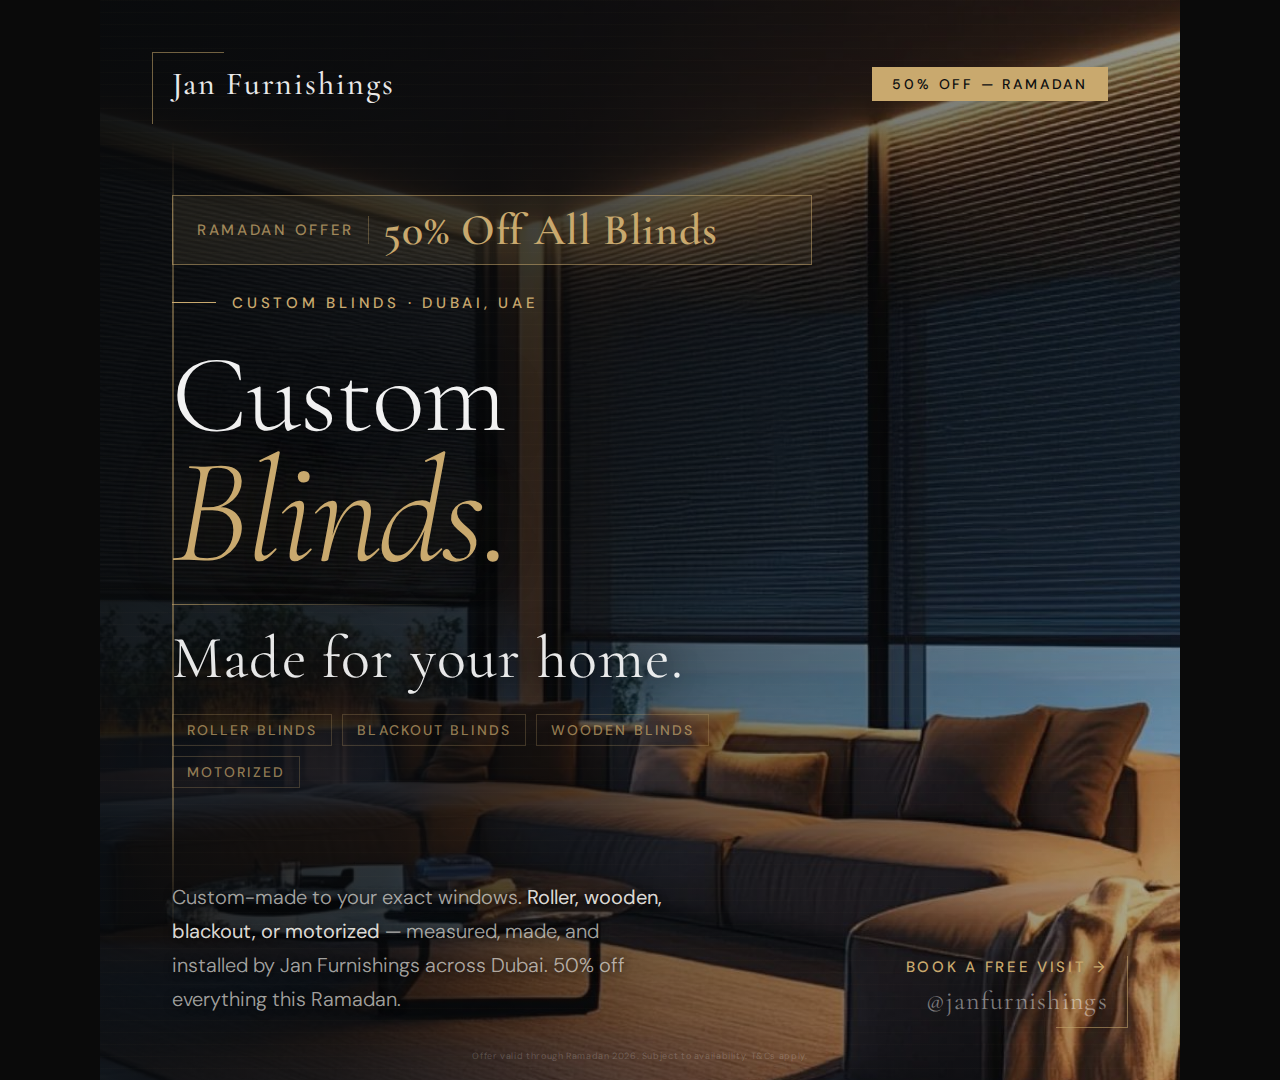
<file: blinds-post.html>
<!DOCTYPE html>
<html lang="en">
<head>
  <meta charset="UTF-8" />
  <meta name="viewport" content="width=device-width, initial-scale=1.0" />
  <title>Custom Blinds Dubai — Instagram Post</title>
  <link rel="preconnect" href="https://fonts.googleapis.com" />
  <link rel="preconnect" href="https://fonts.gstatic.com" crossorigin />
  <link href="https://fonts.googleapis.com/css2?family=Cormorant+Garamond:ital,wght@0,300;0,400;0,500;0,600;1,300;1,400;1,600&family=DM+Sans:wght@300;400;500&display=swap" rel="stylesheet" />
  <style>
    * { box-sizing: border-box; margin: 0; padding: 0; }

    body {
      background: #0a0a0a;
      display: flex;
      align-items: center;
      justify-content: center;
      min-height: 100vh;
      font-family: 'DM Sans', sans-serif;
    }

    .post {
      width: 1080px;
      height: 1080px;
      position: relative;
      overflow: hidden;
      background: #0C0E10;
      flex-shrink: 0;
    }

    /* Photo background */
    .bg-photo {
      position: absolute; inset: 0;
      background: url('assets/images/f6776c5a2922e6e8d6308c0778924ef7.jpg') center/cover no-repeat;
    }

    /* Gradient — strong on left for text, lighter on right to show the blind texture */
    .bg-overlay {
      position: absolute; inset: 0;
      background:
        linear-gradient(105deg,
          rgba(8,10,12,0.96) 0%,
          rgba(8,10,12,0.82) 38%,
          rgba(8,10,12,0.55) 60%,
          rgba(8,10,12,0.30) 100%
        );
    }

    /* Subtle horizontal line texture */
    .bg-lines {
      position: absolute; inset: 0;
      background-image: repeating-linear-gradient(
        180deg,
        rgba(201,169,110,0.018) 0px,
        rgba(201,169,110,0.018) 1px,
        transparent 1px,
        transparent 12px
      );
    }

    /* Corner accents */
    .corner-tl, .corner-br {
      position: absolute;
      width: 72px; height: 72px;
    }
    .corner-tl { top: 52px; left: 52px;
      border-top: 1px solid rgba(201,169,110,0.55);
      border-left: 1px solid rgba(201,169,110,0.55);
    }
    .corner-br { bottom: 52px; right: 52px;
      border-bottom: 1px solid rgba(201,169,110,0.55);
      border-right: 1px solid rgba(201,169,110,0.55);
    }

    /* Gold vertical accent bar on left edge of text column */
    .left-bar {
      position: absolute;
      left: 72px; top: 140px; bottom: 140px;
      width: 2px;
      background: linear-gradient(to bottom, transparent, #C9A96E 20%, #C9A96E 80%, transparent);
      opacity: 0.45;
    }

    .content {
      position: absolute; inset: 0;
      display: flex;
      flex-direction: column;
      justify-content: space-between;
      padding: 64px 72px;
    }

    /* Top */
    .top-bar {
      display: flex;
      align-items: center;
      justify-content: space-between;
    }
    .brand {
      font-family: 'Cormorant Garamond', serif;
      font-size: 32px; font-weight: 500; letter-spacing: 0.06em;
      color: rgba(255,255,255,0.92);
    }
    .badge {
      font-size: 14px; font-weight: 500; letter-spacing: 0.2em;
      text-transform: uppercase; color: #0C0E10;
      background: #C9A96E;
      padding: 8px 20px;
    }

    /* Offer pill */
    .offer-pill {
      display: inline-flex; align-items: center; gap: 14px;
      background: rgba(201,169,110,0.10);
      border: 1px solid rgba(201,169,110,0.5);
      padding: 12px 24px;
      margin-bottom: 28px;
    }
    .offer-pill-label {
      font-size: 15px; font-weight: 500; letter-spacing: 0.18em;
      text-transform: uppercase; color: rgba(201,169,110,0.75);
    }
    .offer-pill-sep { width: 1px; height: 28px; background: rgba(201,169,110,0.35); }
    .offer-pill-value {
      font-family: 'Cormorant Garamond', serif;
      font-size: 44px; font-weight: 600; color: #C9A96E;
      letter-spacing: 0.02em; line-height: 1;
    }

    /* Headline block */
    .headline-wrap {
      flex: 1;
      display: flex;
      flex-direction: column;
      justify-content: center;
      padding: 32px 0;
      max-width: 640px;
    }

    .eyebrow {
      display: flex; align-items: center; gap: 16px;
      font-size: 15px; font-weight: 500; letter-spacing: 0.25em;
      text-transform: uppercase; color: #C9A96E;
      margin-bottom: 32px;
    }
    .eyebrow::before {
      content: ''; width: 44px; height: 1px; background: #C9A96E; flex-shrink: 0;
    }

    .headline {
      font-family: 'Cormorant Garamond', serif;
      font-weight: 300; line-height: 0.92;
    }

    .hl-custom {
      font-size: 110px;
      color: rgba(255,255,255,0.95);
      display: block;
      text-shadow: 0 2px 40px rgba(0,0,0,0.95);
      letter-spacing: -0.01em;
    }
    .hl-blinds {
      font-size: 150px;
      font-style: italic;
      color: #C9A96E;
      display: block;
      text-shadow: 0 0 80px rgba(201,169,110,0.3), 0 4px 40px rgba(0,0,0,0.9);
      line-height: 0.88;
      letter-spacing: -0.02em;
    }

    .hl-divider {
      width: 280px;
      height: 1px;
      background: linear-gradient(to right, rgba(201,169,110,0.6), transparent);
      margin: 26px 0;
    }

    .hl-sub {
      font-size: 60px;
      color: rgba(255,255,255,0.9);
      display: block;
      font-style: normal;
      font-weight: 400;
      letter-spacing: 0.02em;
      text-shadow: 0 2px 30px rgba(0,0,0,0.95);
    }

    /* Type tags row */
    .type-tags {
      display: flex; gap: 10px; flex-wrap: wrap;
      margin-top: 28px;
    }
    .type-tag {
      font-size: 14px; font-weight: 500; letter-spacing: 0.15em;
      text-transform: uppercase; color: rgba(201,169,110,0.7);
      border: 1px solid rgba(201,169,110,0.25);
      padding: 6px 14px;
    }

    /* Bottom */
    .bottom {
      display: flex;
      align-items: flex-end;
      justify-content: space-between;
      gap: 40px;
    }

    .sub-text {
      max-width: 500px;
      font-size: 20px; font-weight: 300; line-height: 1.7;
      color: rgba(240,237,232,0.68);
      text-shadow: 0 1px 8px rgba(0,0,0,0.9);
    }
    .sub-text strong {
      color: rgba(240,237,232,0.92);
      font-weight: 400;
    }

    .cta-block { text-align: right; flex-shrink: 0; }
    .cta-link {
      font-size: 15px; font-weight: 500; letter-spacing: 0.18em;
      text-transform: uppercase; color: #C9A96E;
      display: block; margin-bottom: 8px;
    }
    .cta-handle {
      font-family: 'Cormorant Garamond', serif;
      font-size: 26px; color: rgba(255,255,255,0.45);
      letter-spacing: 0.05em;
    }

    .disclaimer {
      position: absolute;
      bottom: 18px; left: 72px; right: 72px;
      font-size: 9px; color: rgba(255,255,255,0.2);
      letter-spacing: 0.07em;
      text-align: center;
    }
  </style>
</head>
<body>
  <div class="post">
    <div class="bg-photo"></div>
    <div class="bg-overlay"></div>
    <div class="bg-lines"></div>

    <div class="corner-tl"></div>
    <div class="corner-br"></div>
    <div class="left-bar"></div>

    <div class="content">

      <!-- Top -->
      <div class="top-bar">
        <div class="brand">Jan Furnishings</div>
        <div class="badge">50% Off — Ramadan</div>
      </div>

      <!-- Headline -->
      <div class="headline-wrap">
        <div class="offer-pill">
          <span class="offer-pill-label">Ramadan Offer</span>
          <span class="offer-pill-sep"></span>
          <span class="offer-pill-value">50% Off All Blinds</span>
        </div>
        <div class="eyebrow">Custom Blinds · Dubai, UAE</div>
        <div class="headline">
          <span class="hl-custom">Custom</span>
          <span class="hl-blinds">Blinds.</span>
          <div class="hl-divider"></div>
          <span class="hl-sub">Made for your home.</span>
        </div>
        <div class="type-tags">
          <span class="type-tag">Roller Blinds</span>
          <span class="type-tag">Blackout Blinds</span>
          <span class="type-tag">Wooden Blinds</span>
          <span class="type-tag">Motorized</span>
        </div>
      </div>

      <!-- Bottom -->
      <div class="bottom">
        <div class="sub-text">
          Custom-made to your exact windows. <strong>Roller, wooden, blackout, or motorized</strong> —
          measured, made, and installed by Jan Furnishings across Dubai.
          50% off everything this Ramadan.
        </div>
        <div class="cta-block">
          <span class="cta-link">Book a free visit →</span>
          <span class="cta-handle">@janfurnishings</span>
        </div>
      </div>

    </div>

    <div class="disclaimer">
      Offer valid through Ramadan 2026. Subject to availability. T&Cs apply.
    </div>
  </div>
</body>
</html>
</file>
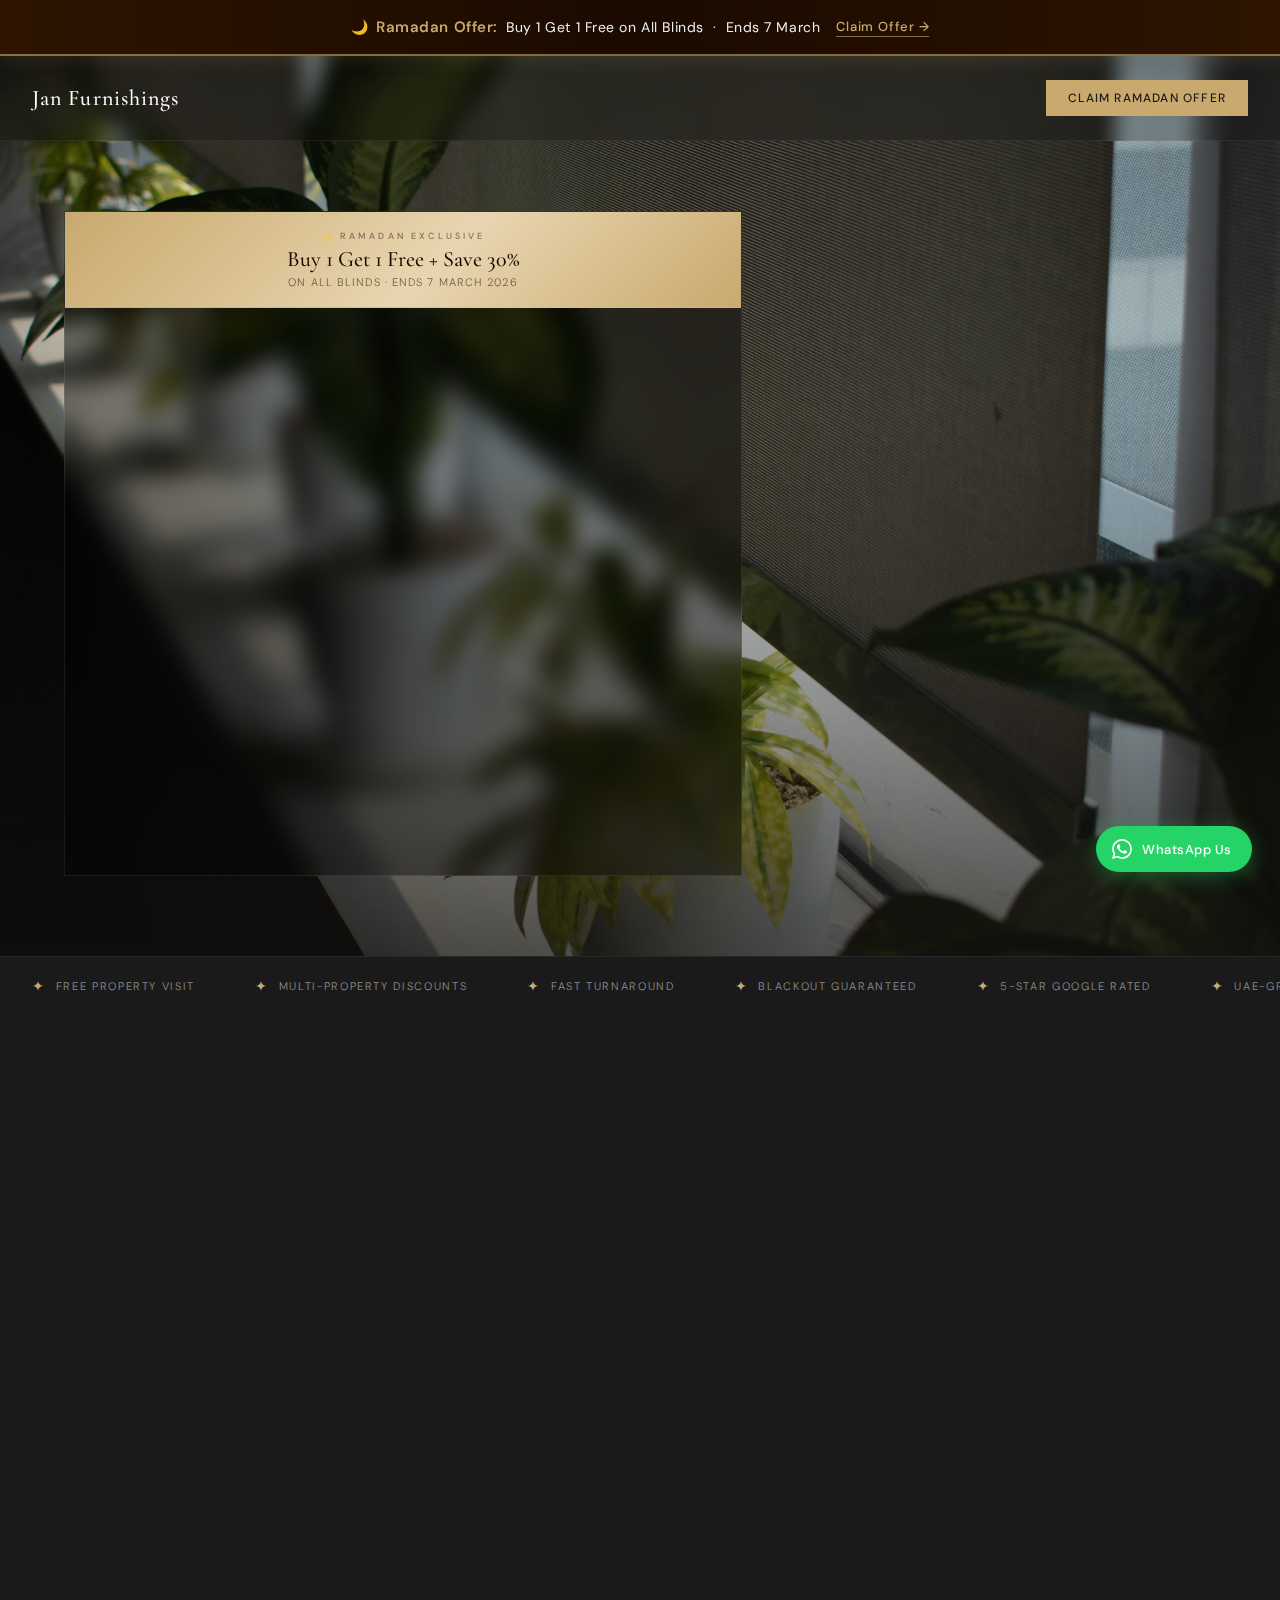
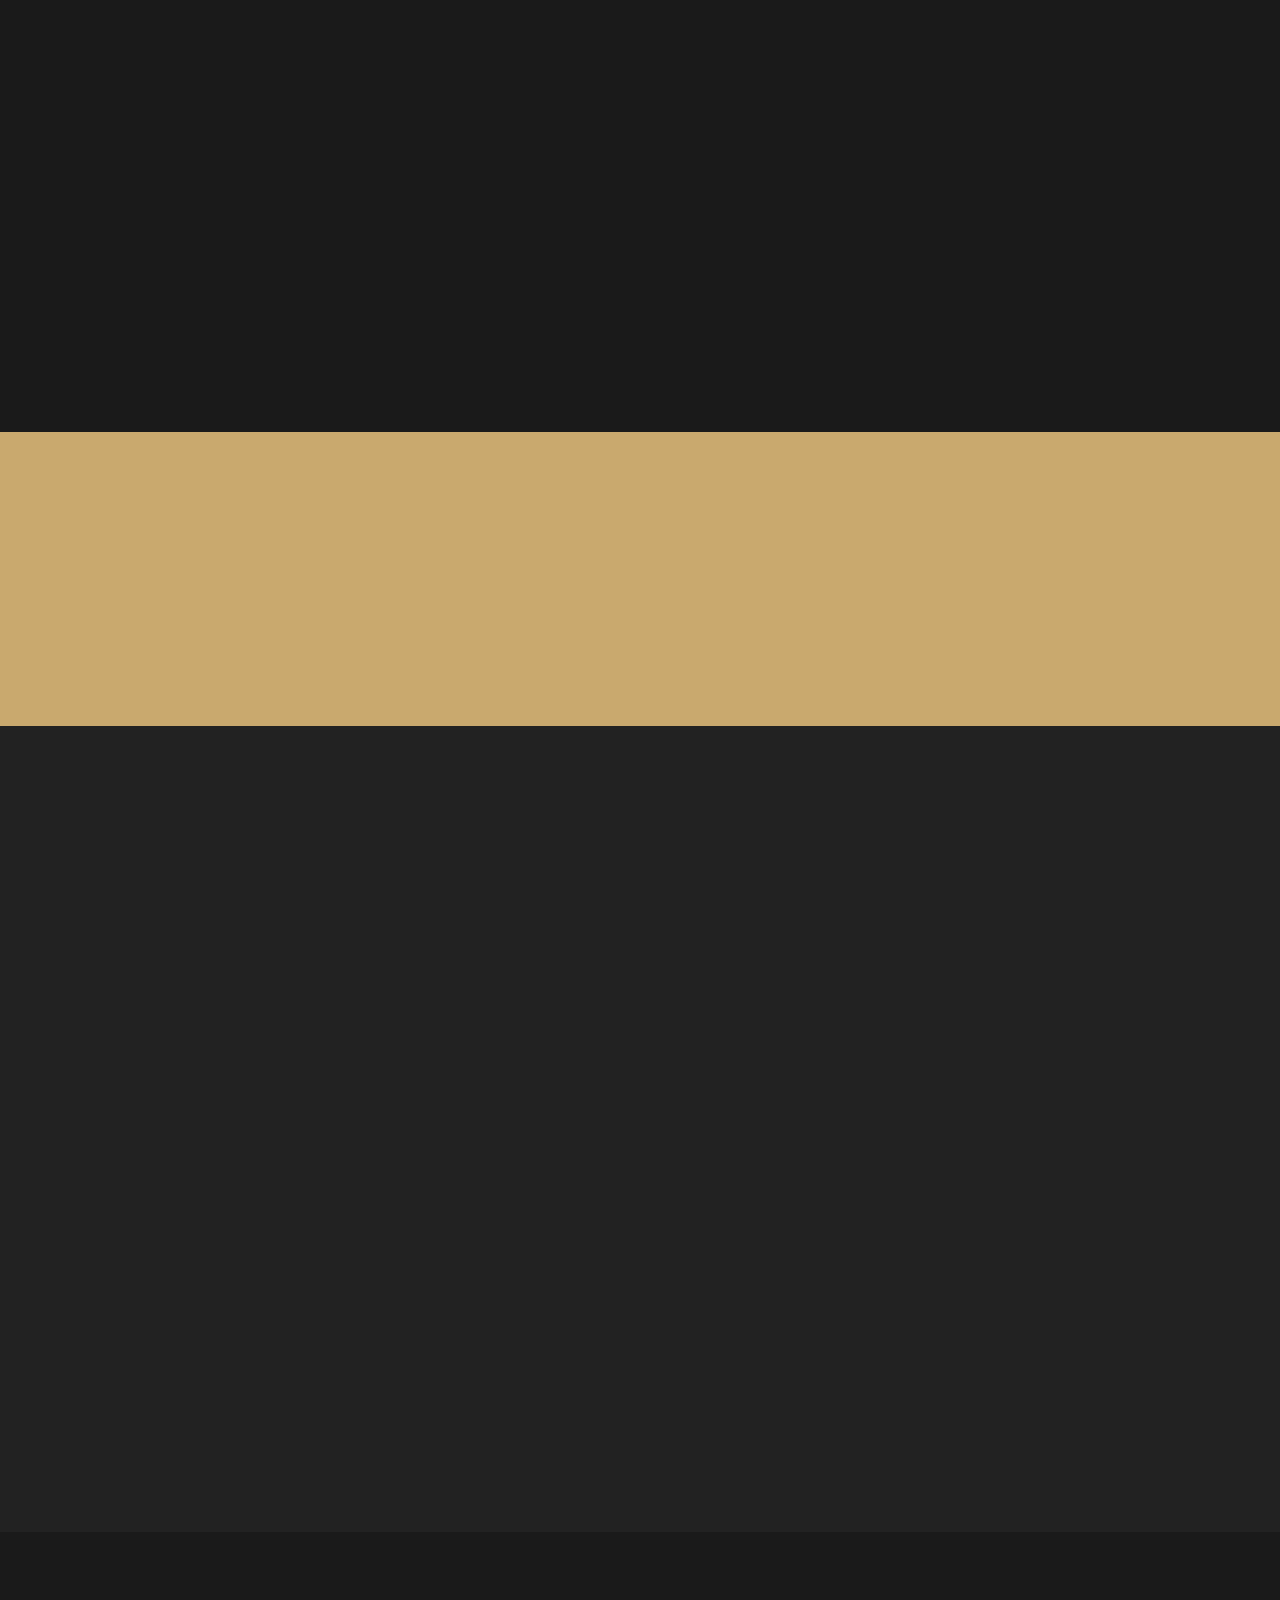
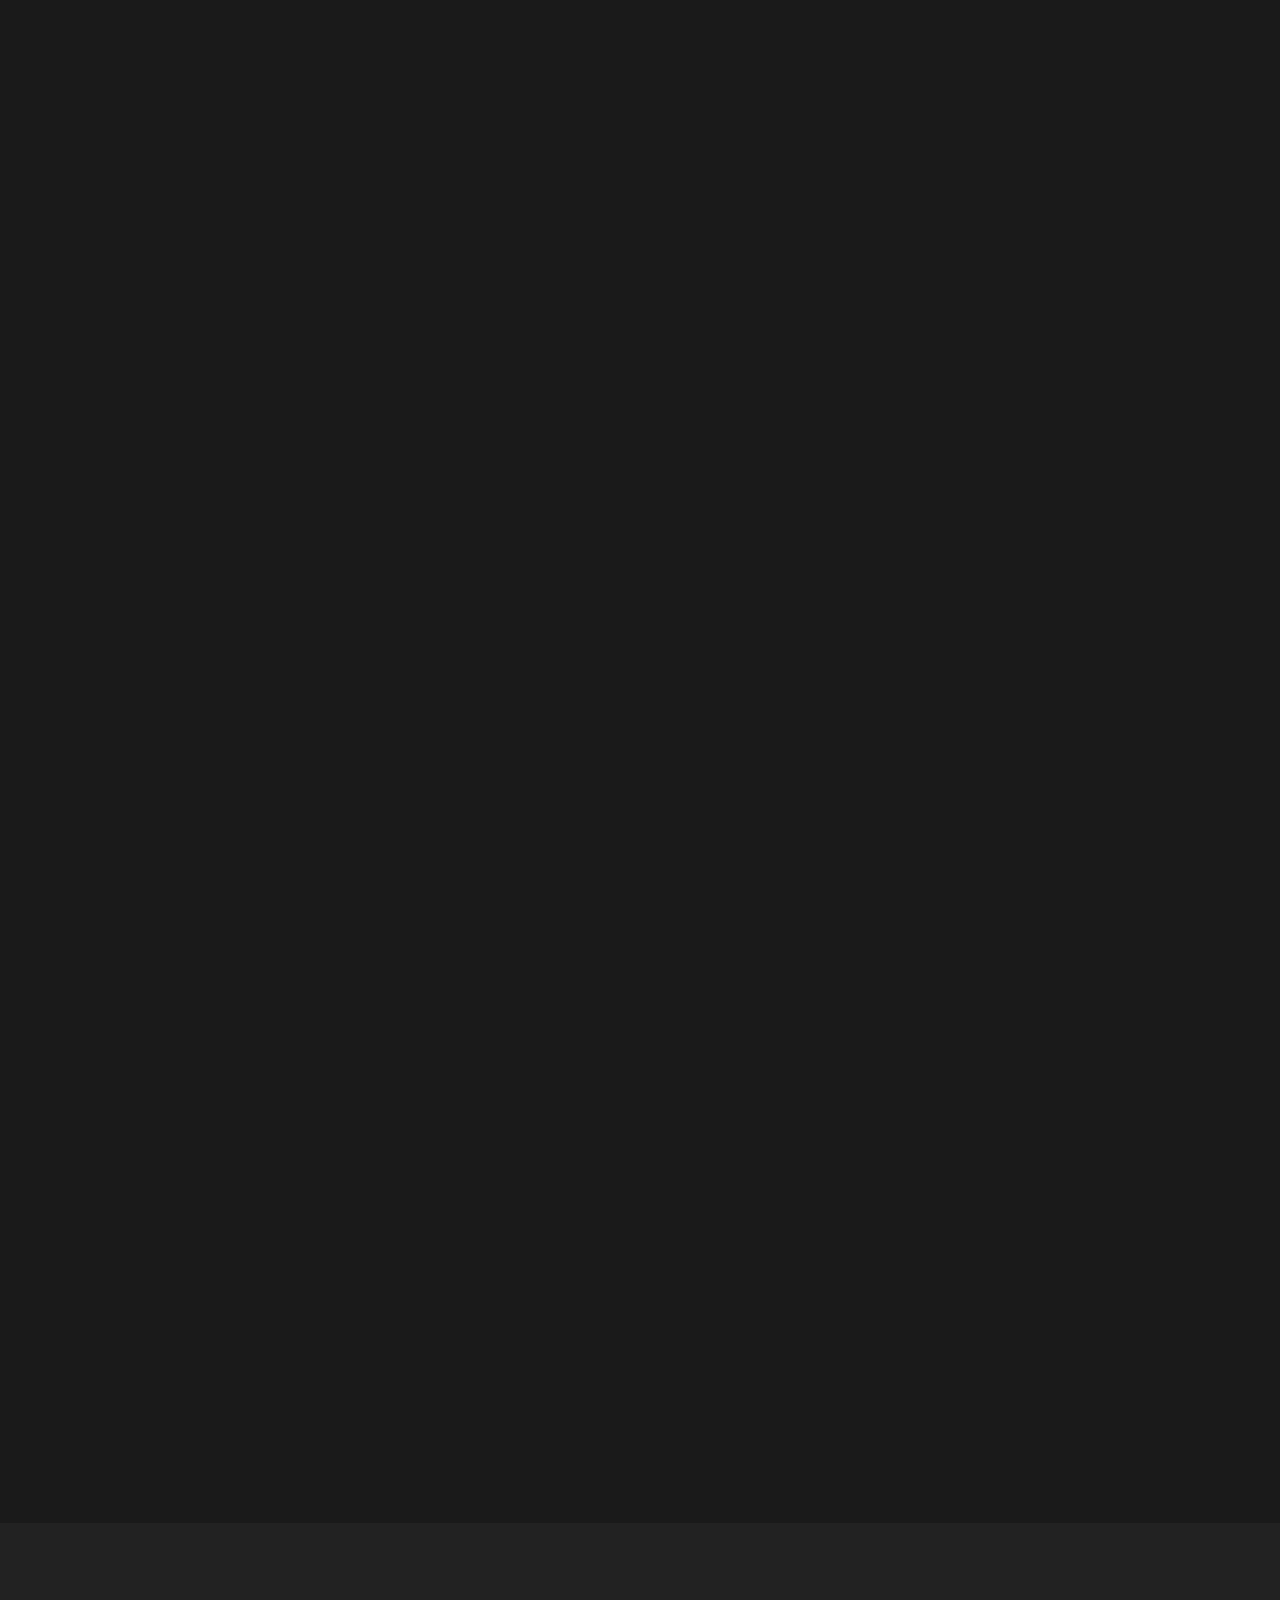
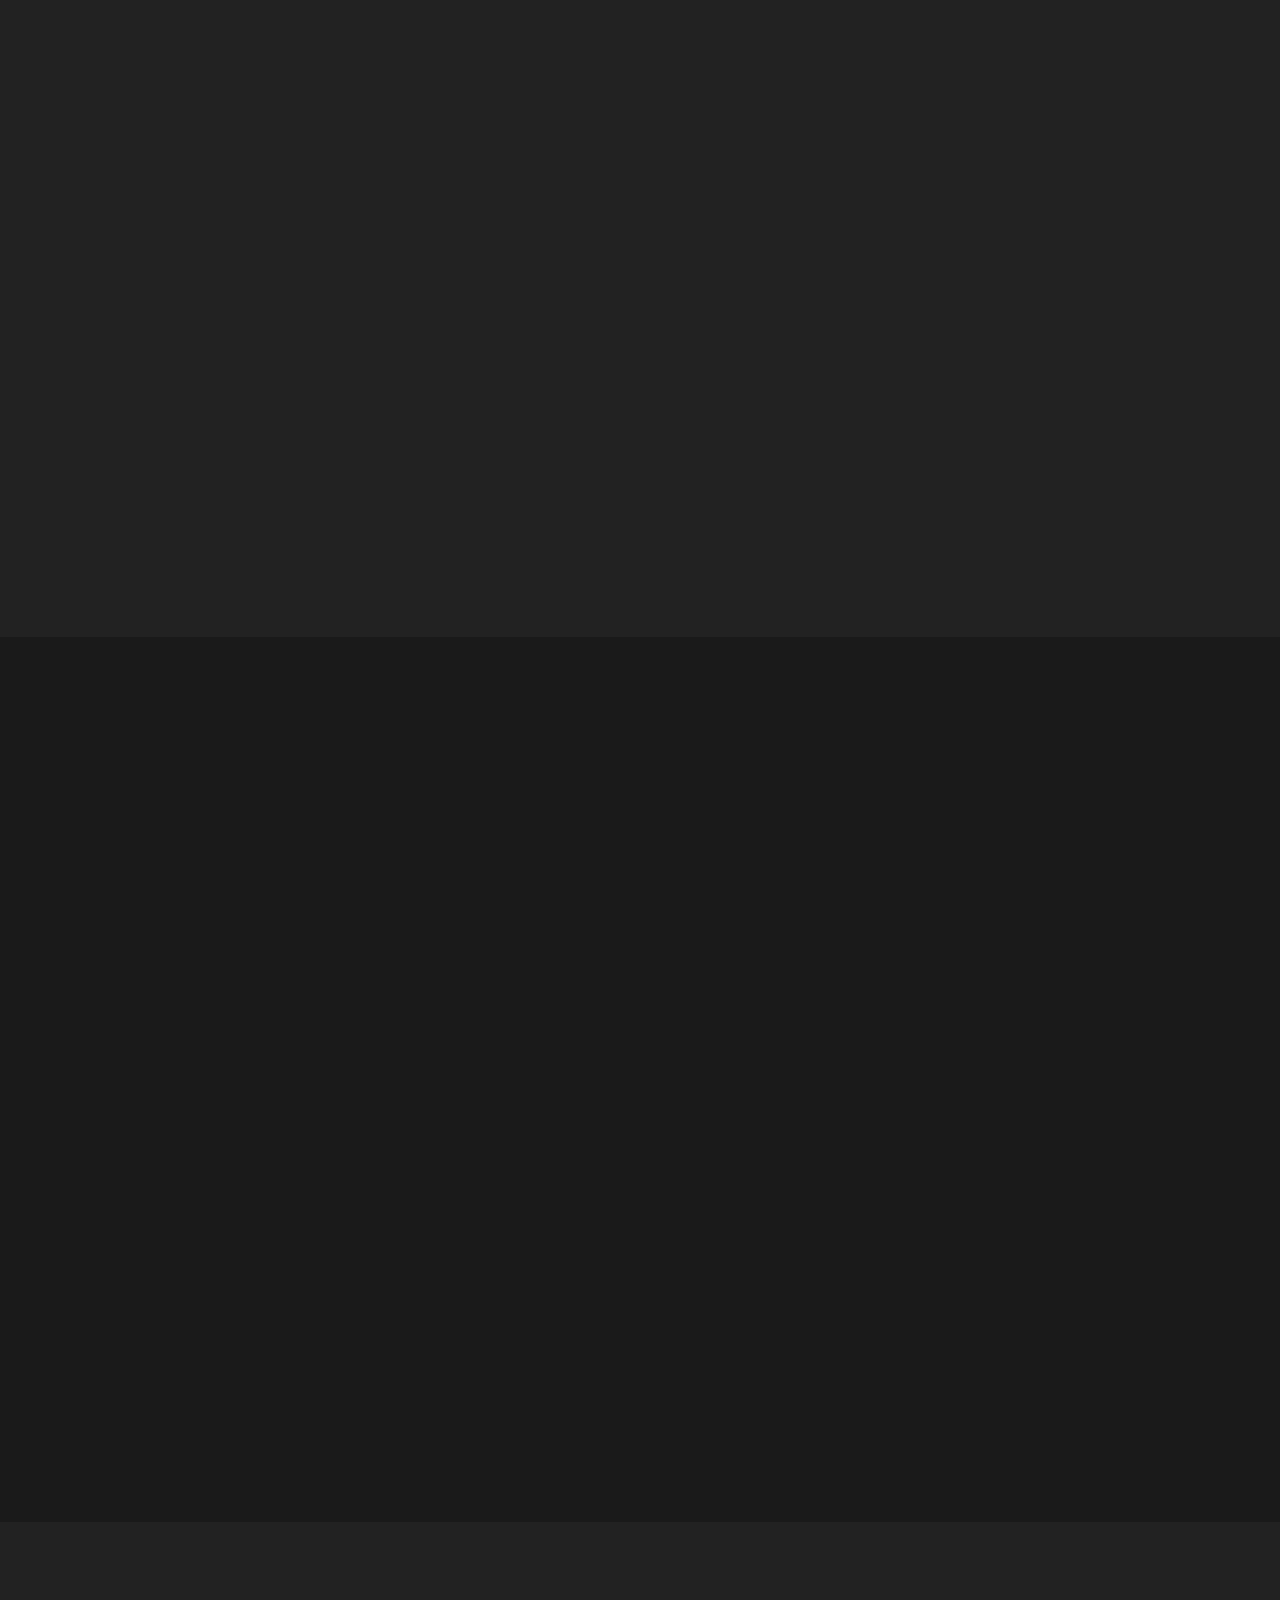
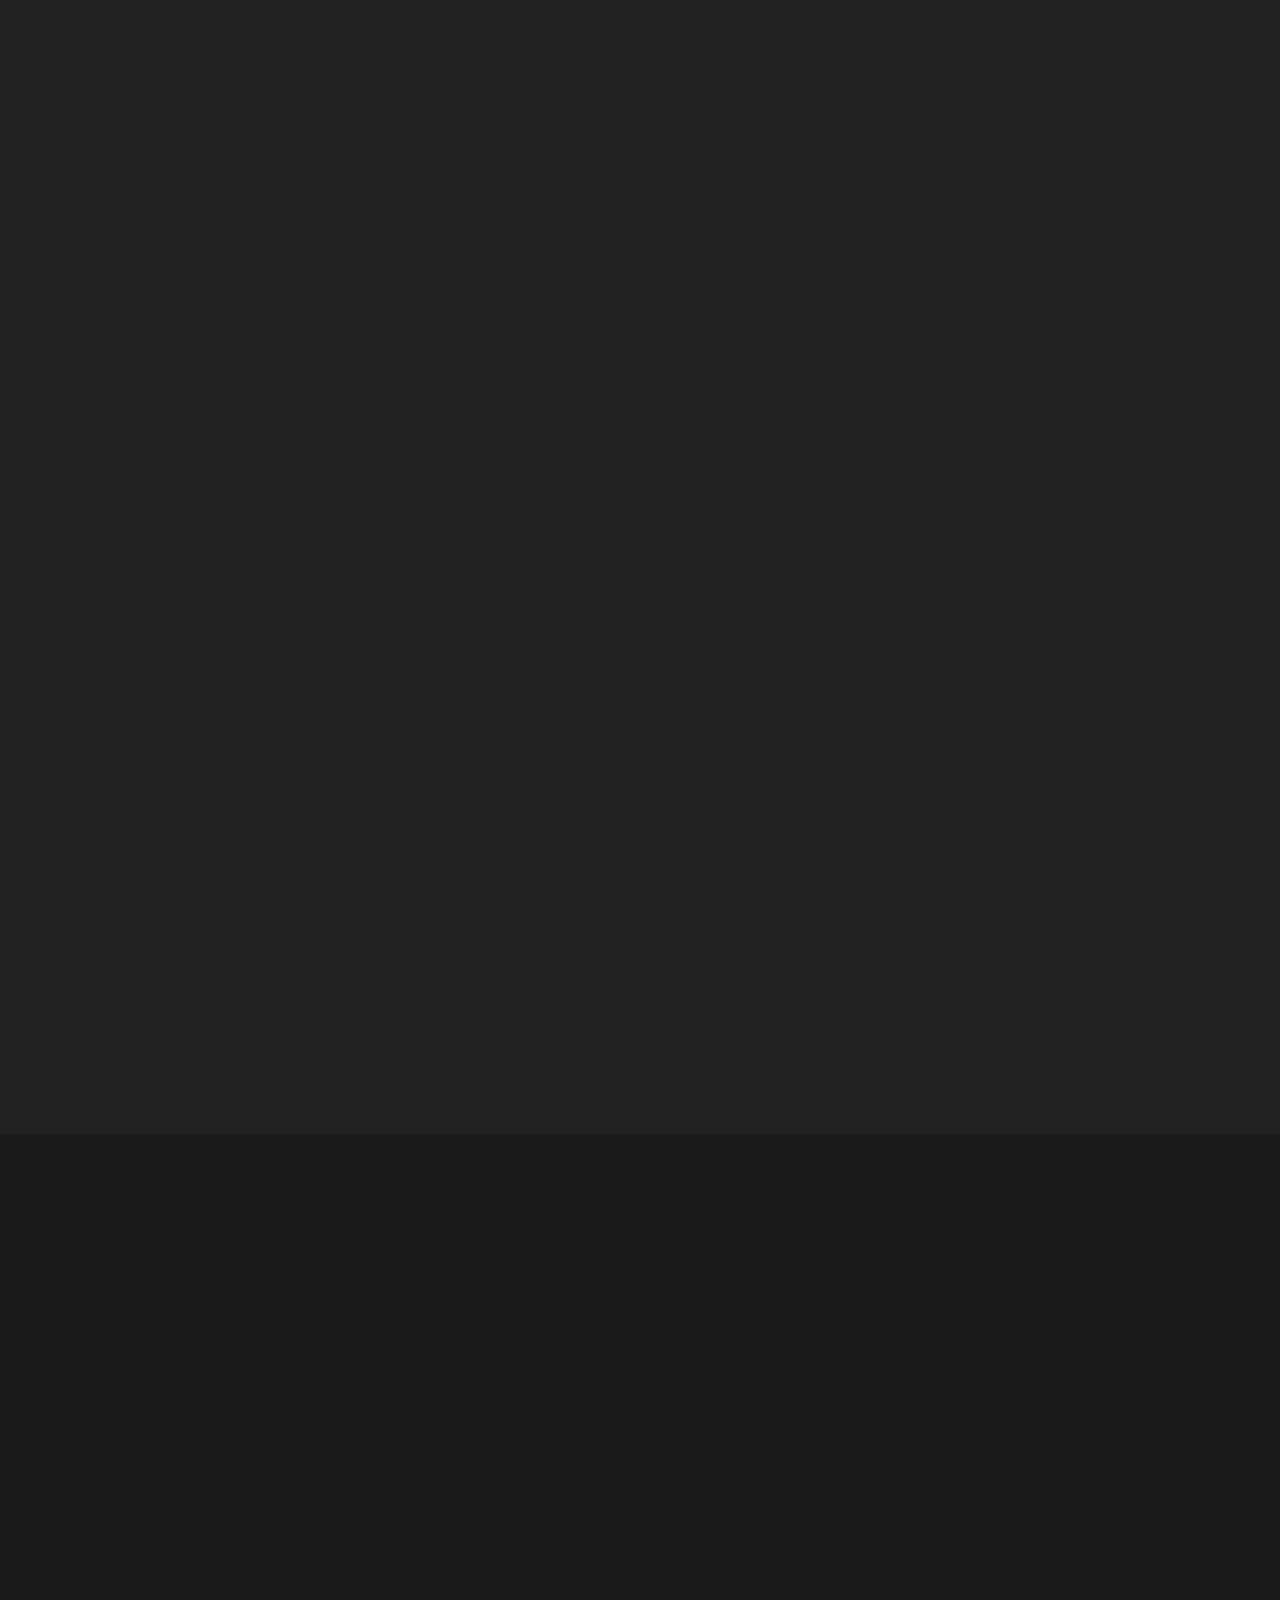
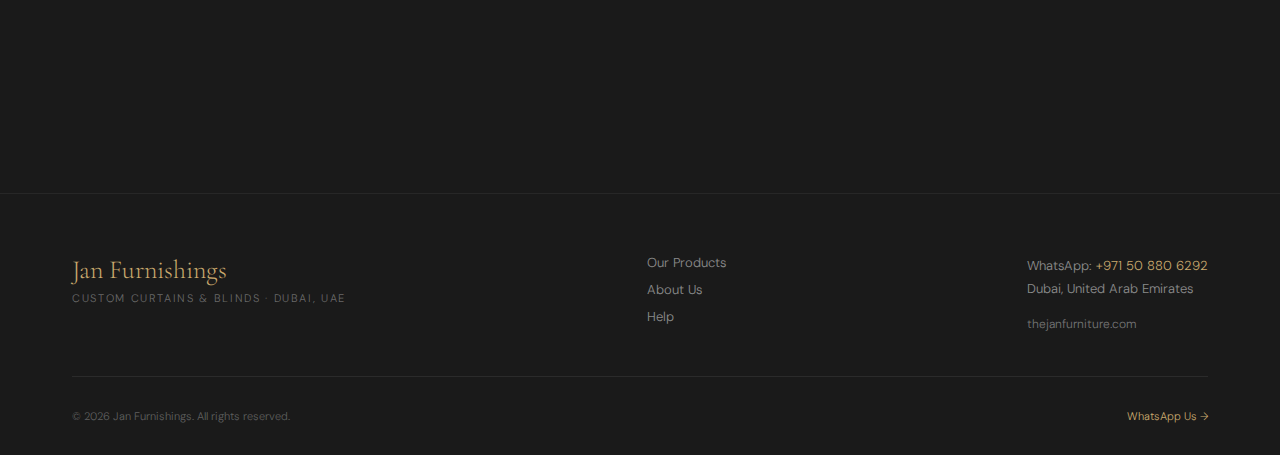
<file: blinds.html>
<!DOCTYPE html>
<html lang="en">
<head>
  <meta charset="UTF-8" />
  <meta name="viewport" content="width=device-width, initial-scale=1.0" />
  <title>Jan Furnishings — Custom Blinds Dubai | Ramadan Buy 1 Get 1 Free</title>
  <link rel="icon" href="data:,">

  <!-- Google tag (gtag.js) -->
<script async src="https://www.googletagmanager.com/gtag/js?id=G-W2DJLPY4HR"></script>
<script>
  window.dataLayer = window.dataLayer || [];
  function gtag(){dataLayer.push(arguments);}
  gtag('js', new Date());

  gtag('config', 'G-W2DJLPY4HR');
  gtag('config', 'AW-658897837');
</script>

<!-- Google Ads Conversion: WhatsApp Click -->
<script>
function gtag_report_conversion(url) {
  var callback = function () {
    if (typeof(url) != 'undefined') {
      window.location = url;
    }
  };
  gtag('event', 'conversion', {
      'send_to': 'AW-658897837/e3HGCODF__8bEK33l7oC',
      'value': 500.0,
      'currency': 'AED',
      'event_callback': callback
  });
  return false;
}
</script>

  <link rel="preconnect" href="https://fonts.googleapis.com" />
  <link rel="preconnect" href="https://fonts.gstatic.com" crossorigin />
  <link href="https://fonts.googleapis.com/css2?family=Cormorant+Garamond:ital,wght@0,300;0,400;0,500;0,600;1,300;1,400&family=DM+Sans:wght@300;400;500&display=swap" rel="stylesheet" />
  <link href="https://unpkg.com/aos@2.3.1/dist/aos.css" rel="stylesheet" />

  <style>
    :root {
      --cream:      #2B2B2B;
      --cream-dark: #232323;
      --brown:      #C9A96E;
      --brown-mid:  #D4B882;
      --brown-light:#DEC99A;
      --gold:       #C9A96E;
      --gold-light: #E8D5B0;
      --charcoal:   #1A1A1A;
      --text:       #F0EDE8;
      --text-muted: #9A9590;
      --white:      #FFFFFF;
      --offer-banner-height: 56px;
    }

    *, *::before, *::after { box-sizing: border-box; margin: 0; padding: 0; }
    html { scroll-behavior: smooth; max-width: 100%; overflow-x: hidden; overflow-x: clip; }
    body { font-family: 'DM Sans', sans-serif; background: var(--charcoal); color: var(--text); overflow-x: hidden; overflow-x: clip; font-weight: 300; padding-top: var(--offer-banner-height); max-width: 100%; }
    img { display: block; max-width: 100%; }
    a { text-decoration: none; color: inherit; }
    h1, h2, h3 { font-family: 'Cormorant Garamond', serif; font-weight: 400; line-height: 1.1; }

    .container { width: 100%; max-width: 1200px; margin: 0 auto; padding: 0 32px; }
    .tag { display: inline-block; font-size: 10px; font-weight: 500; letter-spacing: 0.2em; text-transform: uppercase; color: var(--gold); border: 1px solid var(--gold); padding: 6px 14px; border-radius: 100px; }

    .btn-primary { display: inline-flex; align-items: center; gap: 10px; background: var(--gold); color: var(--charcoal); padding: 16px 32px; font-family: 'DM Sans', sans-serif; font-size: 13px; font-weight: 500; letter-spacing: 0.08em; text-transform: uppercase; border: none; cursor: pointer; transition: background 0.3s ease, transform 0.2s ease; }
    .btn-primary:hover { background: var(--gold-light); transform: translateY(-1px); }
    .btn-primary .arrow { width: 18px; height: 18px; transition: transform 0.2s ease; }
    .btn-primary:hover .arrow { transform: translateX(4px); }

    .btn-outline { display: inline-flex; align-items: center; gap: 10px; background: transparent; color: var(--gold); padding: 14px 28px; font-family: 'DM Sans', sans-serif; font-size: 13px; font-weight: 500; letter-spacing: 0.08em; text-transform: uppercase; border: 1.5px solid var(--gold); cursor: pointer; transition: all 0.3s ease; }
    .btn-outline:hover { background: var(--gold); color: var(--charcoal); }

    /* NAV */
    /* OFFER BANNER */
    .offer-banner { position: fixed; top: 0; left: 0; right: 0; z-index: 200; background: linear-gradient(90deg, #2D1500 0%, #1A0A00 50%, #2D1500 100%); border-bottom: 2px solid rgba(201,169,110,0.6); color: rgba(255,255,255,0.92); text-align: center; padding: 0 20px; font-family: 'DM Sans', sans-serif; font-size: 14px; font-weight: 400; letter-spacing: 0.04em; height: 56px; display: flex; align-items: center; justify-content: center; gap: 8px; box-shadow: 0 2px 20px rgba(201,169,110,0.15); }
    .offer-banner strong { color: var(--gold); font-weight: 600; font-size: 15px; }
    .offer-banner .offer-link { color: var(--gold); font-weight: 500; border-bottom: 1px solid rgba(201,169,110,0.6); padding-bottom: 1px; margin-left: 8px; white-space: nowrap; font-size: 13px; letter-spacing: 0.06em; }
    .offer-banner .offer-link:hover { color: var(--gold-light); }
    @media (max-width: 600px) { .offer-banner { font-size: 12px; height: auto; min-height: 56px; flex-wrap: wrap; padding: 10px 16px; } .offer-banner strong { font-size: 13px; } }

    nav { position: fixed; top: var(--offer-banner-height); left: 0; right: 0; z-index: 100; padding: 24px 32px; display: flex; align-items: center; justify-content: space-between; background: rgba(0,0,0,0.2); backdrop-filter: blur(10px); -webkit-backdrop-filter: blur(10px); border-bottom: 1px solid rgba(255,255,255,0.06); transition: background 0.4s ease, padding 0.3s ease; }
    nav.scrolled { background: rgba(26,26,26,0.97); backdrop-filter: blur(16px); -webkit-backdrop-filter: blur(16px); padding: 16px 32px; box-shadow: 0 1px 24px rgba(0,0,0,0.3); }
    .nav-logo { font-family: 'Cormorant Garamond', serif; font-size: 22px; font-weight: 500; letter-spacing: 0.05em; color: var(--white); transition: color 0.4s ease; }
    nav.scrolled .nav-logo { color: var(--gold); }
    .nav-cta { background: var(--gold); color: var(--charcoal); padding: 10px 22px; font-size: 12px; font-weight: 500; letter-spacing: 0.1em; text-transform: uppercase; border: none; cursor: pointer; transition: all 0.3s ease; font-family: 'DM Sans', sans-serif; }
    .nav-cta:hover { background: var(--white); color: var(--charcoal); }

    /* HERO */
    #hero { position: relative; min-height: 100vh; display: flex; align-items: flex-end; overflow: hidden; padding-top: 130px; }
    .hero-bg {
      position: absolute; inset: 0;
      background: linear-gradient(to bottom, rgba(20,18,16,0.2) 0%, rgba(20,18,16,0.1) 40%, rgba(20,18,16,0.75) 100%),
        url('assets/images/blinds.jpg') center/cover no-repeat;
      transform: scale(1.05);
      animation: heroZoom 8s ease-out forwards;
    }
    @keyframes heroZoom { from { transform: scale(1.05); } to { transform: scale(1.0); } }

    .hero-content { position: relative; z-index: 2; padding: 32px 40px; max-width: 700px; margin: 0 0 80px 64px; background: rgba(0,0,0,0.38); backdrop-filter: blur(12px); -webkit-backdrop-filter: blur(12px); border: 1px solid rgba(255,255,255,0.08); }

    /* HERO OFFER STRIP */
    .hero-offer-strip { background: linear-gradient(135deg, #C9A96E 0%, #E8D5B0 55%, #C9A96E 100%); margin: -32px -40px 28px -40px; padding: 18px 24px; text-align: center; border-bottom: 1px solid rgba(201,169,110,0.3); }
    .hero-offer-strip .hos-eyebrow { font-size: 9px; font-weight: 500; letter-spacing: 0.35em; text-transform: uppercase; color: rgba(26,10,0,0.5); margin-bottom: 4px; }
    .hero-offer-strip .hos-main { font-family: 'Cormorant Garamond', serif; font-size: 22px; font-weight: 500; color: #1A0A00; line-height: 1.2; }
    .hero-offer-strip .hos-sub { font-size: 11px; color: rgba(26,10,0,0.6); letter-spacing: 0.1em; margin-top: 3px; text-transform: uppercase; }
    @media (max-width: 900px) { .hero-offer-strip { margin: -24px -24px 20px -24px; } }

    .hero-tag { display: inline-block; font-size: 10px; font-weight: 500; letter-spacing: 0.25em; text-transform: uppercase; color: var(--gold-light); margin-bottom: 24px; opacity: 0; animation: fadeUp 0.8s 0.3s ease forwards; }
    .hero-headline { font-family: 'Cormorant Garamond', serif; font-size: clamp(52px, 7vw, 88px); font-weight: 400; line-height: 1.0; color: var(--white); margin-bottom: 28px; opacity: 0; animation: fadeUp 0.9s 0.5s ease forwards; }
    .hero-headline em { font-style: italic; color: var(--gold-light); }
    .hero-subtext { font-size: 16px; font-weight: 300; color: rgba(255,255,255,0.82); line-height: 1.7; max-width: 480px; margin-bottom: 40px; opacity: 0; animation: fadeUp 0.9s 0.7s ease forwards; }
    .hero-actions { display: flex; align-items: center; gap: 20px; flex-wrap: wrap; opacity: 0; animation: fadeUp 0.9s 0.9s ease forwards; }

    .hero-scroll { position: absolute; bottom: 32px; right: 48px; z-index: 2; display: flex; flex-direction: column; align-items: center; gap: 8px; opacity: 0; animation: fadeIn 1s 1.4s ease forwards; pointer-events: none; }
    .hero-scroll span { font-size: 9px; letter-spacing: 0.2em; text-transform: uppercase; color: rgba(255,255,255,0.6); writing-mode: vertical-rl; }
    .scroll-line { width: 1px; height: 48px; background: rgba(255,255,255,0.3); position: relative; overflow: hidden; }
    .scroll-line::after { content: ''; position: absolute; top: -100%; left: 0; width: 100%; height: 100%; background: var(--gold); animation: scrollDown 1.6s 1.6s ease-in-out infinite; }
    @keyframes scrollDown { 0% { top: -100%; } 100% { top: 100%; } }

    .hero-strip { position: absolute; bottom: 0; right: 0; left: 0; z-index: 2; display: flex; justify-content: flex-end; padding: 0 120px 80px 0; pointer-events: none; }
    .hero-stat-card { background: rgba(0,0,0,0.38); backdrop-filter: blur(16px); border: 1px solid rgba(201,169,110,0.25); padding: 20px 28px; display: flex; gap: 28px; opacity: 0; animation: fadeUp 0.9s 1.1s ease forwards; }
    .stat-item { text-align: center; }
    .stat-num { font-family: 'Cormorant Garamond', serif; font-size: 32px; font-weight: 500; color: var(--gold-light); line-height: 1; }
    .stat-label { font-size: 10px; letter-spacing: 0.12em; text-transform: uppercase; color: rgba(255,255,255,0.6); margin-top: 4px; }
    .stat-divider { width: 1px; background: rgba(255,255,255,0.15); align-self: stretch; }

    /* TRUST BAR */
    #trust { background: var(--charcoal); padding: 20px 32px; overflow: hidden; border-top: 1px solid rgba(255,255,255,0.06); }
    .trust-scroll { display: flex; gap: 60px; animation: marquee 24s linear infinite; white-space: nowrap; width: max-content; }
    .trust-item { display: flex; align-items: center; gap: 10px; font-size: 11px; letter-spacing: 0.15em; text-transform: uppercase; color: rgba(255,255,255,0.5); flex-shrink: 0; }
    .trust-item span { color: var(--gold); font-size: 14px; }
    @keyframes marquee { 0% { transform: translateX(0); } 100% { transform: translateX(-50%); } }

    /* ROI SECTION */
    #roi { padding: 120px 0 100px; }
    .roi-grid { display: grid; grid-template-columns: 1fr 1fr; gap: 80px; align-items: center; }
    .roi-images { position: relative; height: 560px; }
    .roi-img-main { position: absolute; top: 0; left: 0; width: 75%; height: 80%; object-fit: cover; }
    .roi-img-accent { position: absolute; bottom: 0; right: 0; width: 55%; height: 52%; object-fit: cover; border: 6px solid var(--charcoal); }
    .roi-badge { position: absolute; top: 50%; left: 50%; transform: translate(-50%, -50%); background: var(--gold); color: var(--charcoal); width: 108px; height: 108px; border-radius: 50%; display: flex; flex-direction: column; align-items: center; justify-content: center; text-align: center; padding: 12px; z-index: 2; }
    .roi-badge-num { font-family: 'Cormorant Garamond', serif; font-size: 26px; font-weight: 500; line-height: 1; }
    .roi-badge-text { font-size: 9px; letter-spacing: 0.08em; text-transform: uppercase; line-height: 1.4; margin-top: 2px; }

    .roi-text .tag { margin-bottom: 24px; }
    .roi-text h2 { font-size: clamp(36px, 4vw, 52px); margin-bottom: 24px; color: var(--gold); }
    .roi-text p { font-size: 15px; line-height: 1.8; color: var(--text-muted); margin-bottom: 16px; }

    .roi-points { list-style: none; margin: 32px 0 40px; }
    .roi-points li { display: flex; align-items: flex-start; gap: 14px; font-size: 14px; line-height: 1.5; color: var(--text); padding: 12px 0; border-bottom: 1px solid rgba(255,255,255,0.07); }
    .roi-points li:last-child { border-bottom: none; }
    .roi-icon { width: 36px; height: 36px; background: rgba(201,169,110,0.1); border: 1px solid rgba(201,169,110,0.3); border-radius: 50%; display: flex; align-items: center; justify-content: center; flex-shrink: 0; font-size: 16px; }

    /* METRICS BAND */
    #metrics { background: var(--gold); padding: 64px 0; }
    .metrics-grid { display: grid; grid-template-columns: repeat(4, 1fr); gap: 2px; }
    .metric-card { background: rgba(0,0,0,0.08); padding: 36px 24px; text-align: center; transition: background 0.2s; }
    .metric-card:hover { background: rgba(0,0,0,0.15); }
    .metric-num { font-family: 'Cormorant Garamond', serif; font-size: 52px; font-weight: 400; color: var(--charcoal); line-height: 1; }
    .metric-label { font-size: 11px; letter-spacing: 0.12em; text-transform: uppercase; color: rgba(30,26,23,0.65); margin-top: 8px; }
    .metric-sub { font-size: 12px; color: rgba(30,26,23,0.5); margin-top: 4px; }

    /* HOW IT WORKS */
    #how { background: #222222; padding: 120px 0; }
    .section-header { text-align: center; margin-bottom: 72px; }
    .section-header .tag { margin-bottom: 16px; }
    .section-header h2 { font-size: clamp(38px, 4.5vw, 58px); color: var(--white); }
    .section-header p { font-size: 15px; color: rgba(255,255,255,0.55); max-width: 480px; margin: 16px auto 0; line-height: 1.7; }

    .steps-grid { display: grid; grid-template-columns: repeat(4, 1fr); gap: 2px; }
    .step-card { background: rgba(255,255,255,0.03); border: 1px solid rgba(255,255,255,0.06); padding: 40px 32px; position: relative; transition: background 0.3s ease; }
    .step-card:hover { background: rgba(255,255,255,0.06); }
    .step-num { font-family: 'Cormorant Garamond', serif; font-size: 64px; font-weight: 300; color: rgba(201,169,110,0.2); line-height: 1; margin-bottom: 20px; }
    .step-card h3 { font-size: 22px; color: var(--white); margin-bottom: 12px; }
    .step-card p { font-size: 14px; color: rgba(255,255,255,0.5); line-height: 1.7; }
    .step-arrow { position: absolute; top: 50%; right: -14px; transform: translateY(-50%); color: var(--gold); font-size: 20px; z-index: 2; }
    .step-card:last-child .step-arrow { display: none; }

    /* PRODUCTS */
    #products { padding: 120px 0; }
    .products-grid { display: grid; grid-template-columns: repeat(3, 1fr); gap: 24px; margin-top: 16px; }
    .product-card { background: #333333; overflow: hidden; transition: transform 0.3s ease, box-shadow 0.3s ease; }
    .product-card:hover { transform: translateY(-4px); box-shadow: 0 20px 60px rgba(0,0,0,0.3); }
    .product-img { height: 240px; overflow: hidden; }
    .product-img img { width: 100%; height: 100%; object-fit: cover; transition: transform 0.5s ease; }
    .product-card:hover .product-img img { transform: scale(1.05); }
    .product-info { padding: 24px 28px 28px; }
    .product-info h3 { font-size: 22px; color: var(--gold); margin-bottom: 6px; }
    .product-badge { display: inline-block; font-size: 9px; font-weight: 500; letter-spacing: 0.15em; text-transform: uppercase; background: rgba(201,169,110,0.15); color: var(--gold); padding: 3px 10px; margin-bottom: 10px; }
    .product-info p { font-size: 13px; color: var(--text-muted); line-height: 1.6; margin-bottom: 16px; }
    .product-price { font-family: 'Cormorant Garamond', serif; font-size: 20px; color: var(--gold-light); display: flex; flex-wrap: wrap; align-items: baseline; gap: 6px; }
    .product-price del { font-size: 14px; color: #888; font-family: 'DM Sans', sans-serif; text-decoration: line-through; }
    .product-price strong { font-size: 22px; }
    .product-price span { font-family: 'DM Sans', sans-serif; font-size: 11px; color: var(--text-muted); margin-left: 4px; }
    .ramadan-price-label { display: inline-block; background: rgba(201,169,110,0.12); border: 1px solid rgba(201,169,110,0.35); color: var(--gold); font-size: 10px; font-weight: 500; letter-spacing: 0.12em; text-transform: uppercase; padding: 3px 9px; border-radius: 3px; margin-bottom: 10px; }

    /* MULTI-PROPERTY */
    #multi { background: #222222; padding: 100px 0; }
    .multi-inner { display: grid; grid-template-columns: 1fr 1fr; gap: 80px; align-items: center; }
    .multi-text h2 { font-size: clamp(34px, 4vw, 50px); color: var(--gold); margin-bottom: 20px; }
    .multi-text p { font-size: 15px; color: var(--text-muted); line-height: 1.8; margin-bottom: 24px; }
    .multi-benefits { list-style: none; display: flex; flex-direction: column; gap: 14px; margin-bottom: 36px; }
    .multi-benefits li { display: flex; align-items: center; gap: 12px; font-size: 14px; color: var(--text); }
    .benefit-dot { width: 8px; height: 8px; background: var(--gold); border-radius: 50%; flex-shrink: 0; }
    .multi-visual { display: grid; grid-template-columns: 1fr 1fr; gap: 12px; }
    .multi-img { overflow: hidden; height: 220px; }
    .multi-img img { width: 100%; height: 100%; object-fit: cover; transition: transform 0.5s; }
    .multi-img:hover img { transform: scale(1.05); }

    /* SOCIAL PROOF */
    #proof { background: var(--charcoal); padding: 120px 0; }
    .proof-grid { display: grid; grid-template-columns: 1fr 1fr 1fr; gap: 2px; margin-top: 16px; }
    .review-card { background: rgba(255,255,255,0.04); padding: 36px 32px; transition: background 0.3s; }
    .review-card:hover { background: rgba(255,255,255,0.08); }
    .stars { color: var(--gold); font-size: 13px; letter-spacing: 2px; margin-bottom: 16px; }
    .review-text { font-family: 'Cormorant Garamond', serif; font-size: 20px; font-style: italic; color: rgba(255,255,255,0.9); line-height: 1.5; margin-bottom: 24px; }
    .reviewer { display: flex; align-items: center; gap: 12px; }
    .reviewer-avatar { width: 40px; height: 40px; border-radius: 50%; background: var(--gold); display: flex; align-items: center; justify-content: center; font-family: 'Cormorant Garamond', serif; font-size: 18px; color: var(--charcoal); flex-shrink: 0; }
    .reviewer-name { font-size: 13px; font-weight: 500; color: rgba(255,255,255,0.9); }
    .reviewer-loc { font-size: 11px; color: rgba(255,255,255,0.45); letter-spacing: 0.06em; }

    .proof-stats { display: grid; grid-template-columns: repeat(3, 1fr); gap: 2px; margin-top: 2px; }
    .proof-stat { background: rgba(0,0,0,0.3); padding: 36px 32px; text-align: center; }
    .proof-stat-num { font-family: 'Cormorant Garamond', serif; font-size: 52px; font-weight: 400; color: var(--gold-light); line-height: 1; }
    .proof-stat-label { font-size: 11px; letter-spacing: 0.15em; text-transform: uppercase; color: rgba(255,255,255,0.45); margin-top: 8px; }

    /* BOOKING */
    #booking { background: #222222; padding: 120px 0; }
    #booking, #booking-form { scroll-margin-top: calc(var(--offer-banner-height) + 92px); }
    .booking-inner { display: grid; grid-template-columns: 1fr 1fr; gap: 80px; align-items: start; }
    .booking-left h2 { font-size: clamp(36px, 4vw, 52px); color: var(--gold); margin-bottom: 20px; }
    .booking-left p { font-size: 15px; color: var(--text-muted); line-height: 1.8; margin-bottom: 32px; }
    .booking-perks { list-style: none; display: flex; flex-direction: column; gap: 14px; }
    .booking-perks li { display: flex; align-items: center; gap: 12px; font-size: 14px; color: var(--text); }
    .perk-dot { width: 8px; height: 8px; background: var(--gold); border-radius: 50%; flex-shrink: 0; }

    .booking-form { background: #2B2B2B; padding: 48px; box-shadow: 0 4px 48px rgba(0,0,0,0.4); border: 1px solid rgba(255,255,255,0.06); }
    .form-title { font-family: 'Cormorant Garamond', serif; font-size: 28px; color: var(--gold); margin-bottom: 6px; }
    .form-sub { font-size: 13px; color: var(--text-muted); margin-bottom: 32px; }
    .form-group { margin-bottom: 20px; }
    .form-group label { display: block; font-size: 11px; font-weight: 500; letter-spacing: 0.12em; text-transform: uppercase; color: var(--text-muted); margin-bottom: 8px; }
    .form-group input, .form-group select, .form-group textarea { width: 100%; background: #222; border: 1.5px solid #3a3a3a; padding: 13px 16px; font-family: 'DM Sans', sans-serif; font-size: 14px; font-weight: 300; color: var(--text); outline: none; transition: border-color 0.2s ease; border-radius: 0; -webkit-appearance: none; appearance: none; }
    .form-group input:focus, .form-group select:focus, .form-group textarea:focus { border-color: var(--gold); }
    .form-group textarea { resize: vertical; min-height: 80px; }
    .form-row { display: grid; grid-template-columns: 1fr 1fr; gap: 16px; }
    .calendar-row { display: grid; grid-template-columns: 1fr 1fr; gap: 16px; }
    .form-submit { width: 100%; background: var(--gold); color: var(--charcoal); border: none; padding: 18px; font-family: 'DM Sans', sans-serif; font-size: 13px; font-weight: 500; letter-spacing: 0.1em; text-transform: uppercase; cursor: pointer; transition: background 0.3s ease; margin-top: 8px; }
    .form-submit:hover { background: var(--gold-light); }
    .form-note { text-align: center; font-size: 11px; color: var(--text-muted); margin-top: 14px; }

    /* FAQ */
    #faq { background: var(--charcoal); padding: 100px 0; }
    .faq-grid { display: grid; grid-template-columns: 1fr 1fr; gap: 2px; margin-top: 16px; }
    .faq-item { background: #2B2B2B; padding: 32px 36px; cursor: pointer; transition: background 0.2s; }
    .faq-item:hover { background: #333333; }
    .faq-q { display: flex; justify-content: space-between; align-items: center; gap: 16px; }
    .faq-q h3 { font-size: 18px; color: var(--gold); font-weight: 400; }
    .faq-toggle { width: 28px; height: 28px; border: 1.5px solid var(--gold); border-radius: 50%; display: flex; align-items: center; justify-content: center; color: var(--gold); font-size: 16px; flex-shrink: 0; transition: transform 0.3s, background 0.3s; }
    .faq-item.open .faq-toggle { transform: rotate(45deg); background: var(--gold); color: var(--charcoal); }
    .faq-answer { font-size: 14px; color: var(--text-muted); line-height: 1.7; max-height: 0; overflow: hidden; transition: max-height 0.4s ease, padding 0.3s; }
    .faq-item.open .faq-answer { max-height: 220px; padding-top: 16px; }

    /* FOOTER */
    footer { background: var(--charcoal); padding: 60px 0 32px; border-top: 1px solid rgba(255,255,255,0.06); }
    .footer-inner { display: flex; justify-content: space-between; align-items: flex-start; gap: 40px; flex-wrap: wrap; padding-bottom: 40px; border-bottom: 1px solid rgba(255,255,255,0.08); margin-bottom: 32px; }
    .footer-brand { font-family: 'Cormorant Garamond', serif; font-size: 26px; color: var(--gold); }
    .footer-brand-sub { font-size: 11px; letter-spacing: 0.15em; text-transform: uppercase; color: rgba(255,255,255,0.35); margin-top: 6px; }
    .footer-links { display: flex; flex-direction: column; gap: 10px; }
    .footer-links a { font-size: 13px; color: rgba(255,255,255,0.5); transition: color 0.2s; }
    .footer-links a:hover { color: var(--gold); }
    .footer-contact p { font-size: 13px; color: rgba(255,255,255,0.5); line-height: 1.8; }
    .footer-contact a { color: var(--gold); }
    .footer-bottom { display: flex; justify-content: space-between; align-items: center; font-size: 11px; color: rgba(255,255,255,0.3); }

    @keyframes fadeUp { from { opacity: 0; transform: translateY(24px); } to { opacity: 1; transform: translateY(0); } }
    @keyframes fadeIn { from { opacity: 0; } to { opacity: 1; } }

    @media (max-width: 900px) {
      #hero {
        height: auto;
        min-height: 72svh;
        padding-top: 96px;
      }
      .roi-grid, .booking-inner, .multi-inner { grid-template-columns: 1fr; gap: 48px; }
      .steps-grid, .products-grid, .proof-grid, .proof-stats, .faq-grid, .metrics-grid { grid-template-columns: 1fr 1fr; }
      .hero-content { margin: 0 0 18px 16px; padding: 22px; }
      .hero-stat-card { display: none; }
      .hero-strip { display: none; }
      .step-arrow { display: none; }
      .form-row, .calendar-row { grid-template-columns: 1fr; }
      .roi-images { height: 360px; }
      .booking-form { padding: 32px 24px; }
      .multi-visual { grid-template-columns: 1fr 1fr; }
      .footer-bottom { flex-direction: column; align-items: flex-start; gap: 8px; }
    }
    @media (max-width: 580px) {
      .metrics-grid { grid-template-columns: 1fr 1fr; }
      .steps-grid, .products-grid, .proof-grid, .proof-stats, .faq-grid { grid-template-columns: 1fr; }
    }

    /* ─── WHATSAPP FLOAT ───────────────────────────── */
    .wa-float {
      position: fixed;
      bottom: 28px;
      right: 28px;
      z-index: 999;
      display: flex;
      align-items: center;
      gap: 10px;
      background: #25D366;
      color: #fff;
      padding: 13px 20px 13px 16px;
      border-radius: 50px;
      font-family: 'DM Sans', sans-serif;
      font-size: 13px;
      font-weight: 500;
      letter-spacing: 0.04em;
      text-decoration: none;
      box-shadow: 0 4px 20px rgba(37,211,102,0.35);
      transition: transform 0.2s ease, box-shadow 0.2s ease;
      animation: fadeUp 0.8s 1.5s ease both;
    }
    .wa-float:hover {
      transform: translateY(-2px);
      box-shadow: 0 8px 28px rgba(37,211,102,0.45);
    }
    .wa-float svg { width: 20px; height: 20px; flex-shrink: 0; }

  </style>
</head>
<body>

  <!-- OFFER BANNER -->
  <div class="offer-banner">
    🌙 <strong>Ramadan Offer:</strong> Buy 1 Get 1 Free on All Blinds &nbsp;·&nbsp; Ends 7 March
    <a href="#booking" class="offer-link">Claim Offer →</a>
  </div>

  <nav id="navbar">
    <a href="#" class="nav-logo">Jan Furnishings</a>
    <a href="#booking" class="nav-cta">Claim Ramadan Offer</a>
  </nav>

  <!-- HERO -->
  <section id="hero">
    <div class="hero-bg"></div>
    <div class="hero-content">
      <div class="hero-offer-strip">
        <div class="hos-eyebrow">🌙 Ramadan Exclusive</div>
        <div class="hos-main">Buy 1 Get 1 Free + Save 30%</div>
        <div class="hos-sub">On All Blinds · Ends 7 March 2026</div>
      </div>
      <div class="hero-tag">Custom Blinds for Your Home · Buy 1 Get 1 Free This Ramadan · Dubai, UAE</div>
      <h1 class="hero-headline">
        The right blinds.<br><em>Perfectly fitted.</em><br>Beautifully made.
      </h1>
      <p class="hero-subtext">
        Roller, wooden, or motorized — custom-made to your exact window dimensions. We visit, measure, and install everything in days. Buy 1 Get 1 Free this Ramadan.
      </p>
      <div class="hero-actions">
        <a href="#booking" class="btn-primary">
          Claim Your Ramadan Offer
          <svg class="arrow" viewBox="0 0 24 24" fill="none" stroke="currentColor" stroke-width="2"><line x1="5" y1="12" x2="19" y2="12"/><polyline points="12 5 19 12 12 19"/></svg>
        </a>
        <a href="#products" class="btn-outline">See Our Blinds</a>
      </div>
    </div>
    <div class="hero-strip">
      <div class="hero-stat-card">
        <div class="stat-item"><div class="stat-num">500+</div><div class="stat-label">Windows Fitted</div></div>
        <div class="stat-divider"></div>
        <div class="stat-item"><div class="stat-num">48hr</div><div class="stat-label">Avg. Turnaround</div></div>
        <div class="stat-divider"></div>
        <div class="stat-item"><div class="stat-num">5★</div><div class="stat-label">Google Rated</div></div>
      </div>
    </div>
    <div class="hero-scroll"><div class="scroll-line"></div><span>Scroll</span></div>
  </section>

  <!-- TRUST MARQUEE -->
  <section id="trust">
    <div class="trust-scroll">
      <div class="trust-item"><span>✦</span> Free Property Visit</div>
      <div class="trust-item"><span>✦</span> Multi-Property Discounts</div>
      <div class="trust-item"><span>✦</span> Fast Turnaround</div>
      <div class="trust-item"><span>✦</span> Blackout Guaranteed</div>
      <div class="trust-item"><span>✦</span> 5-Star Google Rated</div>
      <div class="trust-item"><span>✦</span> UAE-Grade Fabrics</div>
      <div class="trust-item"><span>✦</span> Motorized Options</div>
      <div class="trust-item"><span>✦</span> Free Property Visit</div>
      <div class="trust-item"><span>✦</span> Multi-Property Discounts</div>
      <div class="trust-item"><span>✦</span> Fast Turnaround</div>
      <div class="trust-item"><span>✦</span> Blackout Guaranteed</div>
      <div class="trust-item"><span>✦</span> 5-Star Google Rated</div>
      <div class="trust-item"><span>✦</span> UAE-Grade Fabrics</div>
      <div class="trust-item"><span>✦</span> Motorized Options</div>
    </div>
  </section>

  <!-- ROI SECTION -->
  <section id="roi">
    <div class="container">
      <div class="roi-grid">
        <div class="roi-images" data-aos="fade-right">
          <img class="roi-img-main" src="assets/images/pexels-artbovich-6492384.jpg" alt="Luxury living room with custom blinds" />
          <img class="roi-img-accent" src="assets/images/ryunosuke-kikuno-XsAS1ZhpdBk-unsplash.jpg" alt="Premium curtain detail" />
          <div class="roi-badge">
            <div class="roi-badge-num">5★</div>
            <div class="roi-badge-text">Review Impact</div>
          </div>
        </div>
        <div class="roi-text" data-aos="fade-left" data-aos-delay="100">
          <div class="tag">Why Choose Blinds</div>
          <h2>Better light control. Cleaner look. Every room.</h2>
          <p>The right blinds do more than block light — they define the feel of a room. Clean lines, precision fit, and premium fabrics that hold up against Dubai's intense sun and heat year-round.</p>
          <p>Whether roller blinds for the kitchen, wooden blinds for the living room, or motorized blinds for the bedroom — we custom-make and install the perfect fit for every window.</p>

          <ul class="roi-points">
            <li>
              <div class="roi-icon">🏠</div>
              <div><strong>Custom-fitted to your exact windows.</strong> No gaps, no exposed edges, no light leaks — made to your precise measurements every time.</div>
            </li>
            <li>
              <div class="roi-icon">🌞</div>
              <div><strong>UV-blocking fabrics protect your furniture.</strong> Dubai's sun fades sofas and floors fast. Our blinds cut UV penetration and keep rooms significantly cooler.</div>
            </li>
            <li>
              <div class="roi-icon">🔒</div>
              <div><strong>Total privacy without sacrificing natural light.</strong> Our range includes day-night options and sheer-blockout combinations for every room's needs.</div>
            </li>
            <li>
              <div class="roi-icon">⚙️</div>
              <div><strong>Low-maintenance options built for UAE conditions.</strong> All fabrics are selected for durability, ease of cleaning, and resistance to Dubai's heat and humidity.</div>
            </li>
          </ul>

          <a href="#booking" class="btn-primary">
            Claim Your Ramadan Offer
            <svg class="arrow" viewBox="0 0 24 24" fill="none" stroke="currentColor" stroke-width="2"><line x1="5" y1="12" x2="19" y2="12"/><polyline points="12 5 19 12 12 19"/></svg>
          </a>
        </div>
      </div>
    </div>
  </section>

  <!-- METRICS BAND -->
  <section id="metrics">
    <div class="container">
      <div class="metrics-grid">
        <div class="metric-card" data-aos="fade-up" data-aos-delay="0">
          <div class="metric-num">5★</div>
          <div class="metric-label">Google Rated</div>
          <div class="metric-sub">Verified customer reviews</div>
        </div>
        <div class="metric-card" data-aos="fade-up" data-aos-delay="80">
          <div class="metric-num">48hr</div>
          <div class="metric-label">Avg. Turnaround</div>
          <div class="metric-sub">From visit to installed</div>
        </div>
        <div class="metric-card" data-aos="fade-up" data-aos-delay="160">
          <div class="metric-num">5★</div>
          <div class="metric-label">Google Rating</div>
          <div class="metric-sub">Verified by Google</div>
        </div>
        <div class="metric-card" data-aos="fade-up" data-aos-delay="240">
          <div class="metric-num">100+</div>
          <div class="metric-label">Fabric Options</div>
          <div class="metric-sub">Custom-made every order</div>
        </div>
      </div>
    </div>
  </section>

  <!-- HOW IT WORKS -->
  <section id="how">
    <div class="container">
      <div class="section-header" data-aos="fade-up">
        <div class="tag" style="color:var(--gold-light);border-color:var(--gold-light);">The Process</div>
        <h2>Built around your schedule.</h2>
        <p>We know your time matters. Our process is designed to be fast, minimally disruptive, and done right first time.</p>
      </div>
      <div class="steps-grid">
        <div class="step-card" data-aos="fade-up" data-aos-delay="0">
          <div class="step-num">01</div>
          <h3>Free Home Visit</h3>
          <p>We visit your home, assess every window, and advise on which blinds will work best for each room and your budget.</p>
          <div class="step-arrow">→</div>
        </div>
        <div class="step-card" data-aos="fade-up" data-aos-delay="100">
          <div class="step-num">02</div>
          <h3>Quote & Sign Off</h3>
          <p>You receive a clear quote per room and per property. No surprises. Bulk pricing available for 2+ properties.</p>
          <div class="step-arrow">→</div>
        </div>
        <div class="step-card" data-aos="fade-up" data-aos-delay="200">
          <div class="step-num">03</div>
          <h3>Made to Measure</h3>
          <p>Everything is custom cut and made using UAE-grade fabrics — built to handle Dubai's extreme light, heat, and UV year-round.</p>
          <div class="step-arrow">→</div>
        </div>
        <div class="step-card" data-aos="fade-up" data-aos-delay="300">
          <div class="step-num">04</div>
          <h3>Installed & Done</h3>
          <p>Our team installs everything cleanly and efficiently. Most homes are completed in a single morning — you come home to perfectly fitted blinds.</p>
        </div>
      </div>
    </div>
  </section>

  <!-- PRODUCTS -->
  <section id="products">
    <div class="container">
      <div class="section-header" data-aos="fade-up">
        <div class="tag">Our Blinds Range</div>
        <h2 style="color:var(--gold);">Every type of blind, custom-made for your home.</h2>
        <p style="color:var(--text-muted);">Starting prices for standard 2m × 3m windows. All custom-made to your exact dimensions.</p>
      </div>
      <div class="products-grid">
        <div class="product-card" data-aos="fade-up" data-aos-delay="0">
          <div class="product-img"><img src="assets/images/download-5.webp" alt="Blackout Roller Blinds" /></div>
          <div class="product-info">
            <div class="product-badge">⭐ Top for Bedrooms</div>
            <h3>Blackout Roller Blinds</h3>
            <p>A Dubai essential for bedrooms. Fully blocks harsh light, improves sleep quality, and helps cut daytime heat.</p>
            <div class="ramadan-price-label">🌙 30% Off — Ramadan Price</div>
            <div class="product-price"><del style="color:#888;font-size:0.85em;">AED 500</del> <strong style="color:var(--gold);">AED 393</strong> <span>/ standard window</span></div>
          </div>
        </div>
        <div class="product-card" data-aos="fade-up" data-aos-delay="100">
          <div class="product-img"><img src="assets/images/download-6.webp" alt="Roller Blinds Premium" /></div>
          <div class="product-info">
            <div class="product-badge">⭐ Most Popular</div>
            <h3>Roller Blinds Premium</h3>
            <p>Upgraded roller system with smoother operation and a cleaner finish. Ideal for living spaces where details matter.</p>
            <div class="ramadan-price-label">🌙 30% Off — Ramadan Price</div>
            <div class="product-price"><del style="color:#888;font-size:0.85em;">AED 801</del> <strong style="color:var(--gold);">AED 561</strong> <span>/ standard window</span></div>
          </div>
        </div>
        <div class="product-card" data-aos="fade-up" data-aos-delay="200">
          <div class="product-img"><img src="assets/images/download-10.webp" alt="Wooden Blinds" /></div>
          <div class="product-info">
            <div class="product-badge">⭐ Best for Living Rooms</div>
            <h3>Wooden Blinds</h3>
            <p>Warm, textured, and timeless. A premium blinds option that adds character while giving precise light control.</p>
            <div class="ramadan-price-label">🌙 30% Off — Ramadan Price</div>
            <div class="product-price"><del style="color:#888;font-size:0.85em;">AED 816</del> <strong style="color:var(--gold);">AED 499</strong> <span>/ standard window</span></div>
          </div>
        </div>
        <div class="product-card" data-aos="fade-up" data-aos-delay="0">
          <div class="product-img"><img src="assets/images/FIFT-0079_Alberta-Jet_Cameo-1_Original_1x.webp" alt="Zebra Blinds" /></div>
          <div class="product-info">
            <div class="product-badge">Premium Upgrade</div>
            <h3>Zebra Blinds</h3>
            <p>Alternating sheer and opaque layers let you fine-tune privacy and light at any time of day.</p>
            <div class="ramadan-price-label">🌙 30% Off — Ramadan Price</div>
            <div class="product-price"><del style="color:#888;font-size:0.85em;">AED 1,577</del> <strong style="color:var(--gold);">AED 1,104</strong> <span>/ standard window</span></div>
          </div>
        </div>
        <div class="product-card" data-aos="fade-up" data-aos-delay="100">
          <div class="product-img"><img src="assets/images/download-11.webp" alt="Roman Blinds Blackout" /></div>
          <div class="product-info">
            <div class="product-badge">Great for Living Rooms</div>
            <h3>Roman Blinds - Blackout</h3>
            <p>Structured folds with full blackout performance. Great for bedrooms where you want a softer, more finished look.</p>
            <div class="ramadan-price-label">🌙 30% Off — Ramadan Price</div>
            <div class="product-price"><del style="color:#888;font-size:0.85em;">AED 896</del> <strong style="color:var(--gold);">AED 627</strong> <span>/ standard window</span></div>
          </div>
        </div>
        <div class="product-card" data-aos="fade-up" data-aos-delay="200">
          <div class="product-img"><img src="assets/images/download-9.webp" alt="Motorized Roller Blinds" /></div>
          <div class="product-info">
            <div class="product-badge">Luxury Feel</div>
            <h3>Motorized Roller Blinds</h3>
            <p>Control your blinds with a remote, phone, or smart home routine. Great for hard-to-reach windows and modern interiors.</p>
            <div class="ramadan-price-label">🌙 30% Off — Ramadan Price</div>
            <div class="product-price"><del style="color:#888;font-size:0.85em;">AED 1,856</del> <strong style="color:var(--gold);">AED 1,299</strong> <span>/ standard window</span></div>
          </div>
        </div>
      </div>
      <div style="text-align:center;margin-top:48px;" data-aos="fade-up">
        <a href="#booking" class="btn-primary">
          Claim Your Ramadan Offer
          <svg class="arrow" viewBox="0 0 24 24" fill="none" stroke="currentColor" stroke-width="2"><line x1="5" y1="12" x2="19" y2="12"/><polyline points="12 5 19 12 12 19"/></svg>
        </a>
      </div>
    </div>
  </section>

  <!-- MULTI-PROPERTY -->
  <section id="multi">
    <div class="container">
      <div class="multi-inner">
        <div class="multi-text" data-aos="fade-right">
          <div class="tag" style="margin-bottom:20px;">Why Custom Blinds</div>
          <h2>Off-the-shelf blinds never quite fit. Ours do.</h2>
          <p>Mass-produced blinds from retail stores are cut to standard sizes that rarely match real windows in Dubai. Our blinds are made to your exact measurements — no gaps, no exposed edges, perfect coverage every time.</p>
          <ul class="multi-benefits">
            <li><div class="benefit-dot"></div> Custom-cut to your exact window dimensions — no gaps</li>
            <li><div class="benefit-dot"></div> Premium fabrics that handle Dubai heat, UV, and humidity</li>
            <li><div class="benefit-dot"></div> Professional installation included — no DIY required</li>
            <li><div class="benefit-dot"></div> Old blinds removed and disposed of for free</li>
            <li><div class="benefit-dot"></div> Available 7 days a week across Dubai and the wider UAE</li>
          </ul>
          <a href="#booking" class="btn-primary">
            Claim Your Ramadan Offer
            <svg class="arrow" viewBox="0 0 24 24" fill="none" stroke="currentColor" stroke-width="2"><line x1="5" y1="12" x2="19" y2="12"/><polyline points="12 5 19 12 12 19"/></svg>
          </a>
        </div>
        <div class="multi-visual" data-aos="fade-left" data-aos-delay="100">
          <div class="multi-img"><img src="assets/images/pexels-artbovich-5998132.jpg" alt="Blackout bedroom" /></div>
          <div class="multi-img"><img src="assets/images/pexels-artbovich-5998127.jpg" alt="Elegant curtains" /></div>
          <div class="multi-img"><img src="assets/images/pexels-artbovich-7214461.jpg" alt="Living room" /></div>
          <div class="multi-img"><img src="assets/images/vitalijs-barilo-azMZaQCUyV8-unsplash.jpg" alt="Fabric options" /></div>
        </div>
      </div>
    </div>
  </section>

  <!-- SOCIAL PROOF -->
  <section id="proof">
    <div class="container">
      <div class="section-header" data-aos="fade-up">
        <div class="tag" style="color:var(--gold-light);border-color:var(--gold-light);">Real Customers</div>
        <h2>Homeowners who made the upgrade.</h2>
      </div>
      <div class="proof-grid" data-aos="fade-up" data-aos-delay="100">
        <div class="review-card">
          <div class="stars">★★★★★</div>
          <p class="review-text">"Our living room looks completely transformed. The wooden blinds they installed are stunning — exactly what the room needed. Professional team, quick turnaround."</p>
          <div class="reviewer">
            <div class="reviewer-avatar">H</div>
            <div><div class="reviewer-name">Hassan Al Maktoum</div><div class="reviewer-loc">Homeowner · JBR</div></div>
          </div>
        </div>
        <div class="review-card">
          <div class="stars">★★★★★</div>
          <p class="review-text">"My apartment looks like a completely different space. The roller blinds in the kitchen and blackout in the bedroom — Jan Furnishings measured and installed everything in a single morning."</p>
          <div class="reviewer">
            <div class="reviewer-avatar">L</div>
            <div><div class="reviewer-name">Layla Osman</div><div class="reviewer-loc">Homeowner · Downtown Dubai</div></div>
          </div>
        </div>
        <div class="review-card">
          <div class="stars">★★★★★</div>
          <p class="review-text">"I'd been putting off replacing our blinds for two years. Jan Furnishings came, sorted everything in one visit, and the difference is unbelievable. On time, professional, and genuinely clean work."</p>
          <div class="reviewer">
            <div class="reviewer-avatar">T</div>
            <div><div class="reviewer-name">Tariq Hussain</div><div class="reviewer-loc">Homeowner · Al Barsha</div></div>
          </div>
        </div>
      </div>
      <div class="proof-stats" data-aos="fade-up" data-aos-delay="200">
        <div class="proof-stat"><div class="proof-stat-num">500+</div><div class="proof-stat-label">Windows Fitted</div></div>
        <div class="proof-stat"><div class="proof-stat-num">100+</div><div class="proof-stat-label">Fabric Options</div></div>
        <div class="proof-stat"><div class="proof-stat-num">48hr</div><div class="proof-stat-label">Avg. Turnaround</div></div>
      </div>
    </div>
  </section>

  <!-- BOOKING -->
  <section id="booking">
    <div class="container">
      <div class="booking-inner">
        <div class="booking-left" data-aos="fade-right">
          <div class="tag" style="margin-bottom:20px;">🌙 Ramadan Offer — Ends 7 March</div>
          <h2>Buy 1 Get 1 Free<br><em style="font-style:italic;font-family:'Cormorant Garamond',serif;">on all blinds.</em></h2>
          <p>Our biggest offer of the year — running through Ramadan, ending 7 March. Book your free visit now and lock in Buy 1 Get 1 Free on all blinds. We visit your home, measure every window, and advise room by room.</p>
          <ul class="booking-perks">
            <li><div class="perk-dot"></div> Free home visit — we come to you, no obligation</li>
            <li><div class="perk-dot"></div> Custom-cut to your exact window dimensions</li>
            <li><div class="perk-dot"></div> Available 7 days a week across Dubai</li>
            <li><div class="perk-dot"></div> Most installs completed within 48–72 hours</li>
            <li><div class="perk-dot"></div> Old blinds removed and disposed of for free</li>
          </ul>
          <div style="margin-top:48px;overflow:hidden;height:260px;">
            <img src="assets/images/vitalijs-barilo-azMZaQCUyV8-unsplash.jpg" alt="Premium fabric options" style="width:100%;height:100%;object-fit:cover;" />
          </div>
          <div style="padding:28px 32px;background:#2B2B2B;border-left:3px solid var(--gold);">
            <p style="font-family:'Cormorant Garamond',serif;font-size:20px;font-style:italic;color:var(--gold-light);margin-bottom:8px;">"I had the wooden blinds installed in the living room and roller blinds in the kitchen. The difference is night and day — it looks like a completely different home."</p>
            <p style="font-size:12px;color:var(--text-muted);letter-spacing:0.06em;">— Layla O., homeowner, Downtown Dubai</p>
          </div>
        </div>
        <div class="booking-right" id="booking-form" data-aos="fade-left" data-aos-delay="100">
          <div class="booking-form">
            <div class="form-title">Claim Your Ramadan Offer</div>
            <div class="form-sub">Buy 1 Get 1 Free on all blinds. Book your free visit below.</div>
            <form id="bookingForm" onsubmit="handleSubmit(event)">
              <div class="form-group"><label for="name">Your Name</label><input type="text" id="name" placeholder="Hassan Al Maktoum" required /></div>
              <div class="form-group"><label for="phone">WhatsApp Number</label><input type="tel" id="phone" placeholder="+971 50 000 0000" required /></div>
              <div class="form-group"><label for="area">Area / Community</label><input type="text" id="area" placeholder="e.g. JBR, Downtown, Business Bay..." required /></div>
              <button type="submit" class="form-submit">Claim My Ramadan Offer →</button>
              <p class="form-note">🔒 No spam. We'll only contact you about your booking.</p>
            </form>
            <div id="formSuccess" style="display:none;text-align:center;padding:40px 0;">
              <div style="font-size:48px;margin-bottom:16px;">✓</div>
              <h3 style="font-family:'Cormorant Garamond',serif;font-size:28px;color:var(--gold);margin-bottom:12px;">You're booked in!</h3>
              <p style="font-size:14px;color:var(--text-muted);line-height:1.7;">We'll confirm via WhatsApp within a few hours and schedule your free home visit at a time that works for you.</p>
            </div>
          </div>
        </div>
      </div>
    </div>
  </section>

  <!-- FAQ -->
  <section id="faq">
    <div class="container">
      <div class="section-header" data-aos="fade-up">
        <div class="tag">Common Questions</div>
        <h2 style="color:var(--gold);">Good questions. Honest answers.</h2>
      </div>
      <div class="faq-grid" data-aos="fade-up" data-aos-delay="100">
        <div class="faq-item" onclick="toggleFaq(this)">
          <div class="faq-q"><h3>How quickly can you install?</h3><div class="faq-toggle">+</div></div>
          <div class="faq-answer">Most installations are completed in a single morning. For standard apartments we can typically be in and out in 2–4 hours. Most orders are ready within 48–72 hours of your visit.</div>
        </div>
        <div class="faq-item" onclick="toggleFaq(this)">
          <div class="faq-q"><h3>Do you offer discounts for whole-home orders?</h3><div class="faq-toggle">+</div></div>
          <div class="faq-answer">Yes — larger orders covering multiple rooms receive better pricing. Mention the scope of your project when booking and we'll factor it into your quote. The Ramadan BOGO offer also applies to each qualifying blind.</div>
        </div>
        <div class="faq-item" onclick="toggleFaq(this)">
          <div class="faq-q"><h3>What types of blinds do you offer?</h3><div class="faq-toggle">+</div></div>
          <div class="faq-answer">We offer roller blinds, wooden blinds, motorized blinds, blackout blinds, and sheer-blackout combinations. We'll advise per room during your free home visit based on your windows, budget, and style.</div>
        </div>
        <div class="faq-item" onclick="toggleFaq(this)">
          <div class="faq-q"><h3>Are the blinds custom-made or off-the-shelf?</h3><div class="faq-toggle">+</div></div>
          <div class="faq-answer">Everything is custom-made to your exact window dimensions. We measure on-site and cut every blind to fit precisely — no gaps, no exposed edges, and no returns for wrong sizes.</div>
        </div>
        <div class="faq-item" onclick="toggleFaq(this)">
          <div class="faq-q"><h3>Are the fabrics suitable for Dubai's climate?</h3><div class="faq-toggle">+</div></div>
          <div class="faq-answer">Absolutely. We specifically select fabrics suited to Dubai's heat, UV intensity, and humidity. All materials are UAE-tested for heat resistance, ease of cleaning, and long-term colour stability.</div>
        </div>
        <div class="faq-item" onclick="toggleFaq(this)">
          <div class="faq-q"><h3>Is the home visit really free with no obligation?</h3><div class="faq-toggle">+</div></div>
          <div class="faq-answer">Completely free, completely no-obligation. We visit, measure, advise, and quote. You decide in your own time. No pressure, no follow-up calls unless you want them.</div>
        </div>
      </div>
    </div>
  </section>

  <!-- FOOTER -->
  <footer>
    <div class="container">
      <div class="footer-inner">
        <div>
          <div class="footer-brand">Jan Furnishings</div>
          <div class="footer-brand-sub">Custom Curtains & Blinds · Dubai, UAE</div>
        </div>
        <div class="footer-links">
          <a href="https://thejanfurniture.com/our-products/">Our Products</a>
          <a href="https://thejanfurniture.com/about-us/">About Us</a>
          <a href="https://thejanfurniture.com/help/">Help</a>
        </div>
        <div class="footer-contact">
          <p>WhatsApp: <a href="https://wa.me/971508806292" onclick="return gtag_report_conversion('https://wa.me/971508806292');">+971 50 880 6292</a></p>
          <p>Dubai, United Arab Emirates</p>
          <p style="margin-top:12px;"><a href="https://thejanfurniture.com" style="color:rgba(255,255,255,0.4);font-size:12px;">thejanfurniture.com</a></p>
        </div>
      </div>
      <div class="footer-bottom">
        <span>© 2026 Jan Furnishings. All rights reserved.</span>
        <a href="https://wa.me/971508806292" onclick="return gtag_report_conversion('https://wa.me/971508806292');" style="color:var(--gold);">WhatsApp Us →</a>
      </div>
    </div>
  </footer>

  <script src="https://unpkg.com/aos@2.3.1/dist/aos.js"></script>
  <script>
    AOS.init({ duration: 700, once: true, offset: 60, easing: 'ease-out-cubic' });
    const offerBanner = document.querySelector('.offer-banner');
    function syncOfferOffset() {
      if (!offerBanner) return;
      const bannerHeight = Math.ceil(offerBanner.getBoundingClientRect().height);
      document.documentElement.style.setProperty('--offer-banner-height', `${bannerHeight}px`);
    }
    syncOfferOffset();
    window.addEventListener('resize', syncOfferOffset);
    window.addEventListener('orientationchange', syncOfferOffset);
    window.addEventListener('load', syncOfferOffset);

    const navbar = document.getElementById('navbar');
    window.addEventListener('scroll', () => { navbar.classList.toggle('scrolled', window.scrollY > 60); });
    function toggleFaq(el) {
      const isOpen = el.classList.contains('open');
      document.querySelectorAll('.faq-item').forEach(i => i.classList.remove('open'));
      if (!isOpen) el.classList.add('open');
    }
    function handleSubmit(e) {
      e.preventDefault();
      const name  = document.getElementById('name').value;
      const phone = document.getElementById('phone').value;
      const area  = document.getElementById('area').value;
      const msg = encodeURIComponent(
        `Hello Jan Furnishings! I'd like to claim the Ramadan Blinds Offer (Buy 1 Get 1 Free).\n\n` +
        `Name: ${name}\nWhatsApp: ${phone}\nArea: ${area}`
      );
      gtag('event', 'conversion', {'send_to': 'AW-658897837/e3HGCODF__8bEK33l7oC', 'value': 500.0, 'currency': 'AED'});
      document.getElementById('bookingForm').style.display = 'none';
      document.getElementById('formSuccess').style.display = 'block';
      setTimeout(() => { window.open(`https://wa.me/971508806292?text=${msg}`, '_blank'); }, 800);
    }
  </script>

  <!-- WhatsApp Float -->
  <a href="https://wa.me/971508806292" onclick="return gtag_report_conversion('https://wa.me/971508806292');" target="_blank" class="wa-float" aria-label="Chat on WhatsApp">
    <svg viewBox="0 0 24 24" fill="currentColor" xmlns="http://www.w3.org/2000/svg">
      <path d="M17.472 14.382c-.297-.149-1.758-.867-2.03-.967-.273-.099-.471-.148-.67.15-.197.297-.767.966-.94 1.164-.173.199-.347.223-.644.075-.297-.15-1.255-.463-2.39-1.475-.883-.788-1.48-1.761-1.653-2.059-.173-.297-.018-.458.13-.606.134-.133.298-.347.446-.52.149-.174.198-.298.298-.497.099-.198.05-.371-.025-.52-.075-.149-.669-1.612-.916-2.207-.242-.579-.487-.5-.669-.51-.173-.008-.371-.01-.57-.01-.198 0-.52.074-.792.372-.272.297-1.04 1.016-1.04 2.479 0 1.462 1.065 2.875 1.213 3.074.149.198 2.096 3.2 5.077 4.487.709.306 1.262.489 1.694.625.712.227 1.36.195 1.871.118.571-.085 1.758-.719 2.006-1.413.248-.694.248-1.289.173-1.413-.074-.124-.272-.198-.57-.347m-5.421 7.403h-.004a9.87 9.87 0 01-5.031-1.378l-.361-.214-3.741.982.998-3.648-.235-.374a9.86 9.86 0 01-1.51-5.26c.001-5.45 4.436-9.884 9.888-9.884 2.64 0 5.122 1.03 6.988 2.898a9.825 9.825 0 012.893 6.994c-.003 5.45-4.437 9.884-9.885 9.884m8.413-18.297A11.815 11.815 0 0012.05 0C5.495 0 .16 5.335.157 11.892c0 2.096.547 4.142 1.588 5.945L.057 24l6.305-1.654a11.882 11.882 0 005.683 1.448h.005c6.554 0 11.89-5.335 11.893-11.893a11.821 11.821 0 00-3.48-8.413Z"/>
    </svg>
    WhatsApp Us
  </a>


  <script>
    // Scroll to booking with fixed banner/nav offset so the form is never clipped
    document.querySelectorAll('a[href="#booking"]').forEach(function(link) {
      link.addEventListener('click', function(e) {
        e.preventDefault();
        var target = document.getElementById('booking-form') || document.getElementById('booking');
        var nav = document.getElementById('navbar');
        var banner = document.querySelector('.offer-banner');
        if (!target) return;

        var offset = 12;
        if (banner) offset += banner.getBoundingClientRect().height;
        if (nav) offset += nav.getBoundingClientRect().height;

        var y = target.getBoundingClientRect().top + window.scrollY - offset;
        window.scrollTo({ top: Math.max(0, y), behavior: 'smooth' });
      });
    });
  </script>
</body>
</html>
</file>
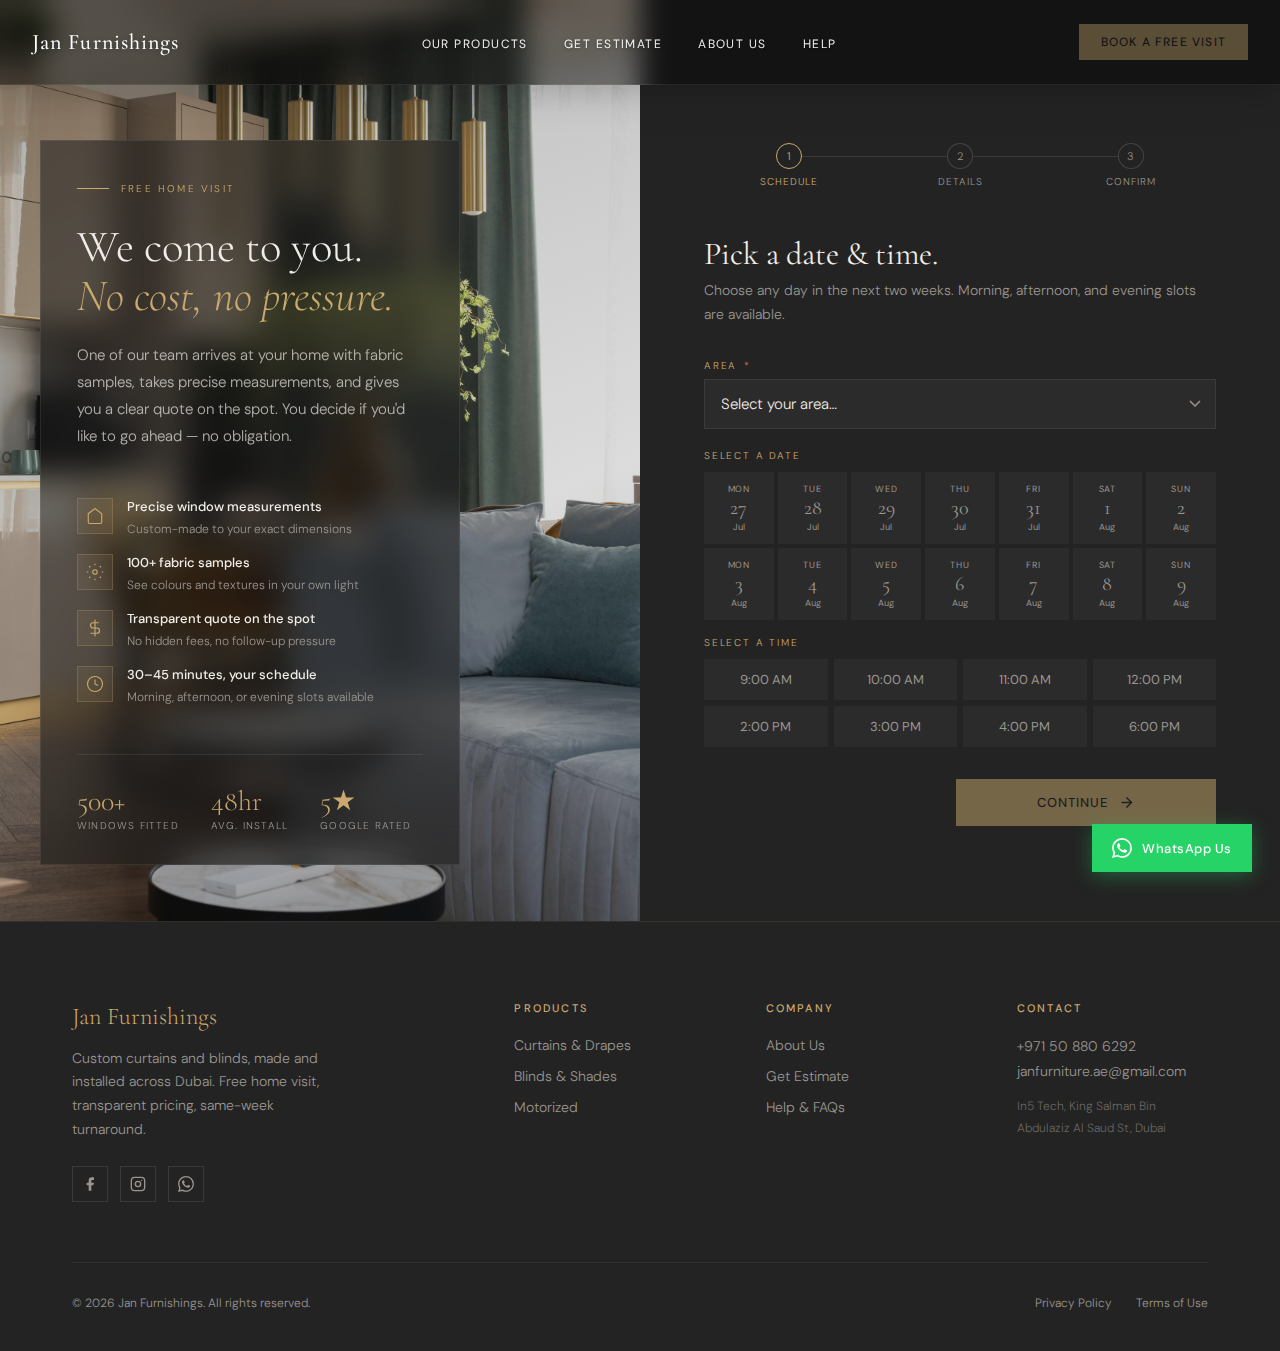
<file: book.html>
<!DOCTYPE html>
<html lang="en">
<head>
  <meta charset="UTF-8" />
  <meta name="viewport" content="width=device-width, initial-scale=1.0" />
  <title>Book a Free Visit — Jan Furnishings Dubai</title>
  <meta name="description" content="Book your free curtain and blinds consultation in Dubai. We come to you with samples, take measurements, and give you a no-obligation quote on the spot." />

  <link rel="preconnect" href="https://fonts.googleapis.com" />
  <link rel="preconnect" href="https://fonts.gstatic.com" crossorigin />
  <link href="https://fonts.googleapis.com/css2?family=Cormorant+Garamond:ital,wght@0,300;0,400;0,500;0,600;1,300;1,400&family=DM+Sans:wght@300;400;500&display=swap" rel="stylesheet" />

  <style>
    :root {
      --charcoal:   #1A1A1A;
      --charcoal-2: #232323;
      --charcoal-3: #2B2B2B;
      --gold:       #C9A96E;
      --gold-light: #E8D5B0;
      --text:       #F0EDE8;
      --text-muted: #9A9590;
      --error:      #e07070;
      --success:    #6fcf97;
    }
    *, *::before, *::after { box-sizing: border-box; margin: 0; padding: 0; }
    html { scroll-behavior: smooth; }
    body { font-family: 'DM Sans', sans-serif; background: var(--charcoal); color: var(--text); overflow-x: hidden; font-weight: 300; min-height: 100vh; }
    img { display: block; max-width: 100%; }
    a { text-decoration: none; color: inherit; }
    h1, h2, h3, h4 { font-family: 'Cormorant Garamond', serif; font-weight: 400; line-height: 1.1; }

    /* ─── NAV ───────────────────────────────────────── */
    nav { position: fixed; top: 0; left: 0; right: 0; z-index: 100; padding: 24px 32px; display: flex; align-items: center; justify-content: space-between; transition: all 0.4s ease; background: rgba(0,0,0,0.45); backdrop-filter: blur(14px); -webkit-backdrop-filter: blur(14px); border-bottom: 1px solid rgba(255,255,255,0.08); box-shadow: 0 2px 40px rgba(0,0,0,0.25); }
    nav.scrolled { background: rgba(26,26,26,0.97); backdrop-filter: blur(16px); -webkit-backdrop-filter: blur(16px); padding: 16px 32px; border-bottom: 1px solid rgba(201,169,110,0.15); box-shadow: 0 1px 24px rgba(0,0,0,0.3); }
    .nav-logo { font-family: 'Cormorant Garamond', serif; font-size: 22px; font-weight: 500; letter-spacing: 0.05em; color: #fff; transition: color 0.4s ease; text-shadow: 0 1px 6px rgba(0,0,0,0.4); }
    nav.scrolled .nav-logo { color: var(--gold); text-shadow: none; }
    .nav-links { display: flex; align-items: center; gap: 36px; list-style: none; }
    .nav-links a { font-size: 12px; font-weight: 400; letter-spacing: 0.12em; text-transform: uppercase; color: rgba(255,255,255,0.92); transition: color 0.3s ease; text-shadow: 0 1px 4px rgba(0,0,0,0.4); }
    .nav-links a:hover { color: var(--gold); }
    .nav-cta { background: var(--gold); color: var(--charcoal); padding: 10px 22px; font-size: 12px; font-weight: 500; letter-spacing: 0.1em; text-transform: uppercase; border: none; cursor: pointer; transition: all 0.3s ease; font-family: 'DM Sans', sans-serif; }
    .nav-cta:hover { background: #fff; }
    .nav-hamburger { display: none; flex-direction: column; gap: 5px; cursor: pointer; padding: 4px; }
    .nav-hamburger span { display: block; width: 24px; height: 1.5px; background: #fff; }
    .mobile-menu { display: none; position: fixed; top: 0; left: 0; right: 0; bottom: 0; background: var(--charcoal); z-index: 99; padding: 100px 32px 48px; flex-direction: column; align-items: flex-start; gap: 32px; }
    .mobile-menu.open { display: flex; }
    .mobile-menu a { font-family: 'Cormorant Garamond', serif; font-size: 36px; font-weight: 300; color: var(--text); transition: color 0.3s; }
    .mobile-menu a:hover { color: var(--gold); }
    .mobile-menu .mob-cta { margin-top: 16px; font-family: 'DM Sans', sans-serif; font-size: 13px; font-weight: 500; letter-spacing: 0.1em; text-transform: uppercase; background: var(--gold); color: var(--charcoal); padding: 14px 28px; }

    /* ─── PAGE LAYOUT ───────────────────────────────── */
    .page-wrap {
      min-height: 100vh;
      display: grid;
      grid-template-columns: 1fr 1fr;
    }

    /* ─── LEFT PANEL — full-bleed image + info ──────── */
    .left-panel {
      position: relative;
      overflow: hidden;
    }
    .left-bg {
      position: absolute; inset: 0;
      width: 100%; height: 100%; object-fit: cover;
    }
    .left-overlay {
      position: absolute; inset: 0;
      background: linear-gradient(
        160deg,
        rgba(26,26,26,0.3) 0%,
        rgba(26,26,26,0.15) 60%,
        rgba(26,26,26,0.35) 100%
      );
    }
    .left-content {
      position: relative; z-index: 2;
      padding: 140px 40px 56px;
      height: 100%;
      display: flex; flex-direction: column; justify-content: flex-end;
    }
    .left-tag {
      display: inline-flex; align-items: center; gap: 12px;
      font-size: 10px; letter-spacing: 0.22em; text-transform: uppercase;
      color: var(--gold); margin-bottom: 28px;
    }
    .left-tag::before { content: ''; width: 32px; height: 1px; background: var(--gold); }
    .left-content h1 {
      font-size: clamp(36px, 3.5vw, 52px);
      font-weight: 300; line-height: 1.1; margin-bottom: 20px;
    }
    .left-content h1 em { font-style: italic; color: var(--gold); display: block; }
    .left-content p {
      font-size: 15px; color: rgba(240,237,232,0.7); line-height: 1.8;
      max-width: 380px; margin-bottom: 48px;
    }

    /* What's included */
    .included-list { display: flex; flex-direction: column; gap: 16px; margin-bottom: 48px; }
    .included-item { display: flex; align-items: flex-start; gap: 14px; }
    .included-icon {
      width: 36px; height: 36px; flex-shrink: 0;
      background: rgba(201,169,110,0.1);
      border: 1px solid rgba(201,169,110,0.25);
      display: flex; align-items: center; justify-content: center;
      color: var(--gold);
    }
    .included-item-text strong { display: block; font-size: 13px; font-weight: 500; color: var(--text); margin-bottom: 2px; }
    .included-item-text span { font-size: 12px; color: var(--text-muted); }

    /* Stats strip */
    .left-glass {
      background: rgba(26,26,26,0.52);
      backdrop-filter: blur(16px);
      -webkit-backdrop-filter: blur(16px);
      border: 1px solid rgba(255,255,255,0.08);
      padding: 32px 36px;
      max-width: 420px;
    }
    .left-stats { display: flex; gap: 32px; padding-top: 32px; border-top: 1px solid rgba(255,255,255,0.08); }
    .left-stat-num { font-family: 'Cormorant Garamond', serif; font-size: 28px; color: var(--gold); line-height: 1; }
    .left-stat-label { font-size: 10px; letter-spacing: 0.12em; text-transform: uppercase; color: var(--text-muted); margin-top: 4px; }

    /* ─── RIGHT PANEL — form ────────────────────────── */
    .right-panel {
      background: var(--charcoal-2);
      display: flex; flex-direction: column; justify-content: center;
      padding: 120px 64px 72px;
      min-height: 100vh;
    }

    /* Progress stepper */
    .stepper {
      display: flex; align-items: center; gap: 0;
      margin-bottom: 48px;
    }
    .step-dot {
      display: flex; flex-direction: column; align-items: center; gap: 6px;
      position: relative; flex: 1;
    }
    .step-dot:not(:last-child)::after {
      content: '';
      position: absolute; top: 13px; left: 50%; width: 100%; height: 1px;
      background: rgba(255,255,255,0.1); z-index: 0;
    }
    .step-dot.done:not(:last-child)::after { background: var(--gold); }
    .dot-circle {
      width: 26px; height: 26px; border-radius: 50%;
      border: 1.5px solid rgba(255,255,255,0.15);
      display: flex; align-items: center; justify-content: center;
      font-size: 11px; color: var(--text-muted);
      background: var(--charcoal-2); z-index: 1; position: relative;
      transition: all 0.3s;
    }
    .step-dot.active .dot-circle { border-color: var(--gold); color: var(--gold); }
    .step-dot.done .dot-circle { border-color: var(--gold); background: var(--gold); color: var(--charcoal); font-weight: 600; }
    .dot-label { font-size: 10px; letter-spacing: 0.1em; text-transform: uppercase; color: var(--text-muted); white-space: nowrap; }
    .step-dot.active .dot-label, .step-dot.done .dot-label { color: var(--gold); }

    /* Form steps */
    .form-step { display: none; }
    .form-step.active { display: block; }

    .step-heading { margin-bottom: 32px; }
    .step-heading h2 { font-size: clamp(28px, 2.5vw, 40px); margin-bottom: 8px; }
    .step-heading p { font-size: 14px; color: var(--text-muted); line-height: 1.7; }

    /* Form fields */
    .form-row { display: grid; grid-template-columns: 1fr 1fr; gap: 16px; margin-bottom: 16px; }
    .form-row.full { grid-template-columns: 1fr; }
    .field { display: flex; flex-direction: column; gap: 7px; margin-bottom: 0; }
    .field label { font-size: 10px; letter-spacing: 0.18em; text-transform: uppercase; color: var(--gold); }
    .field label .req { color: var(--error); margin-left: 2px; }
    .field input, .field select, .field textarea {
      background: var(--charcoal-3); border: 1px solid rgba(255,255,255,0.08);
      color: var(--text); font-family: 'DM Sans', sans-serif; font-size: 15px; font-weight: 300;
      padding: 14px 16px; outline: none; transition: border-color 0.3s;
      width: 100%; -webkit-appearance: none; appearance: none;
    }
    .field input::placeholder, .field textarea::placeholder { color: var(--text-muted); }
    .field input:focus, .field select:focus, .field textarea:focus { border-color: var(--gold); }
    .field input.error, .field select.error, .field textarea.error { border-color: var(--error); }
    .field .field-error { font-size: 11px; color: var(--error); display: none; }
    .field.has-error .field-error { display: block; }
    .field select { background-image: url("data:image/svg+xml,%3Csvg xmlns='http://www.w3.org/2000/svg' width='12' height='8' viewBox='0 0 12 8'%3E%3Cpath d='M1 1l5 5 5-5' stroke='%239A9590' stroke-width='1.5' fill='none'/%3E%3C/svg%3E"); background-repeat: no-repeat; background-position: right 14px center; padding-right: 40px; cursor: pointer; }
    .field select option { background: var(--charcoal-3); color: var(--text); }
    .field textarea { resize: vertical; min-height: 90px; }

    /* Phone prefix row */
    .phone-row { display: grid; grid-template-columns: 80px 1fr; gap: 0; }
    .phone-prefix { background: var(--charcoal-3); border: 1px solid rgba(255,255,255,0.08); border-right: none; padding: 14px 12px; font-size: 15px; color: var(--text-muted); display: flex; align-items: center; white-space: nowrap; }

    /* Day selector */
    .day-selector { display: grid; grid-template-columns: repeat(7, 1fr); gap: 4px; margin-bottom: 16px; }
    .day-btn {
      display: flex; flex-direction: column; align-items: center; gap: 3px;
      padding: 10px 4px;
      background: var(--charcoal-3); border: 1.5px solid transparent;
      cursor: pointer; transition: all 0.2s; font-family: inherit;
      color: var(--text-muted);
    }
    .day-btn:hover:not(:disabled) { border-color: rgba(201,169,110,0.3); color: var(--text); }
    .day-btn.selected { border-color: var(--gold); background: rgba(201,169,110,0.08); color: var(--gold); }
    .day-btn:disabled { opacity: 0.3; cursor: not-allowed; }
    .day-name { font-size: 9px; letter-spacing: 0.1em; text-transform: uppercase; }
    .day-num { font-family: 'Cormorant Garamond', serif; font-size: 20px; line-height: 1; }
    .day-month { font-size: 9px; color: var(--text-muted); }
    .day-btn.selected .day-month { color: rgba(201,169,110,0.7); }

    /* Time slots */
    .time-label { font-size: 10px; letter-spacing: 0.18em; text-transform: uppercase; color: var(--gold); margin-bottom: 10px; display: block; }
    .time-slots { display: grid; grid-template-columns: repeat(4, 1fr); gap: 6px; margin-bottom: 24px; }
    .time-btn {
      padding: 11px 8px; text-align: center;
      background: var(--charcoal-3); border: 1.5px solid transparent;
      font-size: 13px; color: var(--text-muted); cursor: pointer;
      transition: all 0.2s; font-family: inherit;
    }
    .time-btn:hover { border-color: rgba(201,169,110,0.3); color: var(--text); }
    .time-btn.selected { border-color: var(--gold); background: rgba(201,169,110,0.08); color: var(--gold); }

    /* Windows selector */
    .windows-row { display: flex; gap: 6px; flex-wrap: wrap; }
    .win-btn {
      padding: 10px 18px; background: var(--charcoal-3);
      border: 1.5px solid transparent; color: var(--text-muted);
      font-size: 13px; cursor: pointer; transition: all 0.2s; font-family: inherit;
    }
    .win-btn:hover { border-color: rgba(201,169,110,0.3); color: var(--text); }
    .win-btn.selected { border-color: var(--gold); background: rgba(201,169,110,0.08); color: var(--gold); }

    /* Nav buttons */
    .form-nav { display: flex; align-items: center; justify-content: space-between; gap: 16px; margin-top: 32px; }
    .btn-back {
      display: inline-flex; align-items: center; gap: 8px;
      background: transparent; border: 1.5px solid rgba(255,255,255,0.12);
      color: var(--text-muted); padding: 14px 24px;
      font-family: 'DM Sans', sans-serif; font-size: 13px; font-weight: 500;
      letter-spacing: 0.08em; text-transform: uppercase;
      cursor: pointer; transition: all 0.3s;
    }
    .btn-back:hover { border-color: rgba(255,255,255,0.3); color: var(--text); }
    .btn-next {
      display: inline-flex; align-items: center; gap: 10px;
      background: var(--gold); color: var(--charcoal);
      padding: 15px 32px; font-family: 'DM Sans', sans-serif;
      font-size: 13px; font-weight: 500; letter-spacing: 0.08em; text-transform: uppercase;
      border: none; cursor: pointer; transition: all 0.3s; flex: 1; justify-content: center;
      max-width: 260px;
    }
    .btn-next:hover { background: var(--gold-light); }
    .btn-next:disabled { opacity: 0.5; cursor: not-allowed; }
    .btn-next svg { width: 17px; height: 17px; transition: transform 0.2s; }
    .btn-next:hover svg { transform: translateX(3px); }

    /* Summary box (step 3 review) */
    .summary-box { background: var(--charcoal-3); border: 1px solid rgba(255,255,255,0.06); padding: 28px 32px; margin-bottom: 24px; }
    .summary-row { display: flex; justify-content: space-between; padding: 10px 0; border-bottom: 1px solid rgba(255,255,255,0.04); font-size: 14px; }
    .summary-row:last-child { border-bottom: none; }
    .summary-row-label { color: var(--text-muted); }
    .summary-row-val { color: var(--text); text-align: right; }
    .summary-edit { font-size: 11px; color: var(--gold); cursor: pointer; margin-left: 12px; text-decoration: underline; text-underline-offset: 2px; }
    .summary-edit:hover { color: var(--gold-light); }

    /* WhatsApp consent */
    .consent-row { display: flex; align-items: flex-start; gap: 12px; margin-bottom: 8px; cursor: pointer; }
    .consent-check { width: 18px; height: 18px; flex-shrink: 0; border: 1.5px solid rgba(255,255,255,0.15); background: var(--charcoal-3); display: flex; align-items: center; justify-content: center; margin-top: 1px; transition: all 0.2s; }
    .consent-check.checked { background: var(--gold); border-color: var(--gold); }
    .consent-check svg { width: 10px; height: 10px; color: var(--charcoal); display: none; }
    .consent-check.checked svg { display: block; }
    .consent-text { font-size: 13px; color: var(--text-muted); line-height: 1.6; }

    /* Submit btn */
    .btn-submit {
      width: 100%; display: flex; align-items: center; justify-content: center; gap: 10px;
      background: var(--gold); color: var(--charcoal);
      padding: 18px 32px; font-family: 'DM Sans', sans-serif;
      font-size: 14px; font-weight: 500; letter-spacing: 0.1em; text-transform: uppercase;
      border: none; cursor: pointer; transition: all 0.3s; margin-top: 24px;
    }
    .btn-submit:hover { background: var(--gold-light); }
    .btn-submit:disabled { opacity: 0.6; cursor: not-allowed; }
    .btn-submit.loading { pointer-events: none; }
    .spinner { width: 18px; height: 18px; border: 2px solid rgba(26,26,26,0.3); border-top-color: var(--charcoal); border-radius: 50%; animation: spin 0.7s linear infinite; display: none; }
    .btn-submit.loading .spinner { display: block; }
    .btn-submit.loading .submit-label { display: none; }
    @keyframes spin { to { transform: rotate(360deg); } }

    /* ─── CONFIRMATION SCREEN ───────────────────────── */
    .confirmation { display: none; text-align: center; padding: 40px 0; }
    .confirmation.active { display: block; }
    .confirm-icon {
      width: 72px; height: 72px; border-radius: 50%;
      background: rgba(111,207,151,0.12); border: 1px solid rgba(111,207,151,0.3);
      display: flex; align-items: center; justify-content: center;
      margin: 0 auto 28px; color: var(--success);
    }
    .confirmation h2 { font-size: 36px; margin-bottom: 12px; }
    .confirmation p { font-size: 15px; color: var(--text-muted); line-height: 1.8; max-width: 400px; margin: 0 auto 32px; }
    .confirm-details {
      background: var(--charcoal-3); border: 1px solid rgba(255,255,255,0.06);
      padding: 28px 32px; margin-bottom: 32px; text-align: left;
    }
    .confirm-detail-row { display: flex; gap: 12px; align-items: baseline; padding: 8px 0; border-bottom: 1px solid rgba(255,255,255,0.04); font-size: 14px; }
    .confirm-detail-row:last-child { border-bottom: none; }
    .confirm-detail-label { color: var(--text-muted); width: 100px; flex-shrink: 0; }
    .confirm-detail-val { color: var(--text); }
    .confirm-wa {
      display: flex; align-items: center; justify-content: center; gap: 10px;
      background: #25D366; color: #fff; width: 100%;
      padding: 16px; font-size: 14px; font-weight: 500; letter-spacing: 0.06em;
      border: none; cursor: pointer; font-family: inherit; transition: background 0.3s;
      margin-bottom: 12px;
    }
    .confirm-wa:hover { background: #1fba58; }
    .confirm-wa svg { width: 18px; height: 18px; }
    .confirm-home { display: block; font-size: 13px; color: var(--text-muted); text-align: center; margin-top: 8px; transition: color 0.3s; }
    .confirm-home:hover { color: var(--gold); }

    /* ─── FOOTER ─────────────────────────────────────── */
    footer { background: var(--charcoal-2); padding: 80px 0 40px; border-top: 1px solid rgba(201,169,110,0.1); }
    .footer-inner { display: grid; grid-template-columns: 2fr 1fr 1fr 1fr; gap: 60px; margin-bottom: 60px; }
    .f-logo { font-family: 'Cormorant Garamond', serif; font-size: 24px; color: var(--gold); margin-bottom: 16px; }
    .footer-brand p { font-size: 14px; color: var(--text-muted); line-height: 1.7; max-width: 260px; margin-bottom: 24px; }
    .footer-social { display: flex; gap: 12px; }
    .social-btn { width: 36px; height: 36px; border: 1px solid rgba(255,255,255,0.1); display: flex; align-items: center; justify-content: center; color: var(--text-muted); transition: all 0.3s; }
    .social-btn:hover { border-color: var(--gold); color: var(--gold); }
    .footer-col h4 { font-size: 11px; letter-spacing: 0.2em; text-transform: uppercase; color: var(--gold); margin-bottom: 20px; font-family: 'DM Sans', sans-serif; font-weight: 500; }
    .footer-col ul { list-style: none; display: flex; flex-direction: column; gap: 10px; }
    .footer-col ul a { font-size: 14px; color: var(--text-muted); transition: color 0.3s; }
    .footer-col ul a:hover { color: var(--text); }
    .footer-contact { font-size: 14px; color: var(--text-muted); line-height: 1.8; }
    .footer-contact a { color: var(--text-muted); transition: color 0.3s; }
    .footer-contact a:hover { color: var(--gold); }
    .footer-bottom { padding-top: 32px; border-top: 1px solid rgba(255,255,255,0.06); display: flex; justify-content: space-between; align-items: center; font-size: 12px; color: var(--text-muted); }
    .footer-bottom a { color: var(--text-muted); transition: color 0.3s; }
    .footer-bottom a:hover { color: var(--gold); }
    .container { width: 100%; max-width: 1200px; margin: 0 auto; padding: 0 32px; }

    .wa-float { position: fixed; bottom: 28px; right: 28px; z-index: 999; background: #25D366; color: #fff; display: flex; align-items: center; gap: 10px; padding: 14px 20px; font-size: 13px; font-weight: 500; letter-spacing: 0.04em; box-shadow: 0 4px 20px rgba(37,211,102,0.35); transition: transform 0.2s ease; }
    .wa-float:hover { transform: translateY(-2px); }
    .wa-float svg { width: 20px; height: 20px; }

    /* ─── RESPONSIVE ─────────────────────────────────── */
    @media (max-width: 1024px) {
      .right-panel { padding: 120px 48px 72px; }
      .left-content { padding: 120px 44px 60px; }
    }
    @media (max-width: 900px) {
      nav { padding: 20px 24px; }
      .nav-links, .nav-cta { display: none; }
      .nav-hamburger { display: flex; }
      .page-wrap { grid-template-columns: 1fr; }
      .left-panel { display: none; }
      .right-panel { padding: 100px 28px 60px; min-height: 100vh; }
      .time-slots { grid-template-columns: repeat(3, 1fr); }
    }
    @media (max-width: 560px) {
      .right-panel { padding: 90px 20px 48px; }
      .form-row { grid-template-columns: 1fr; }
      .day-selector { grid-template-columns: repeat(4, 1fr); }
      .time-slots { grid-template-columns: repeat(2, 1fr); }
      .footer-inner { grid-template-columns: 1fr; }
      .summary-box { padding: 20px; }
    }
  </style>
</head>
<body>

<!-- ── NAV ────────────────────────────────────────────── -->
<nav id="nav">
  <a href="home.html" class="nav-logo">Jan Furnishings</a>
  <ul class="nav-links">
    <li><a href="products.html">Our Products</a></li>
    <li><a href="estimate.html">Get Estimate</a></li>
    <li><a href="about.html">About Us</a></li>
    <li><a href="help.html">Help</a></li>
  </ul>
  <a href="book.html" class="nav-cta" style="opacity:0.4;pointer-events:none;">Book a Free Visit</a>
  <div class="nav-hamburger" id="hamburger" onclick="toggleMenu()">
    <span></span><span></span><span></span>
  </div>
</nav>
<div class="mobile-menu" id="mobileMenu">
  <a href="products.html" onclick="toggleMenu()">Our Products</a>
  <a href="estimate.html" onclick="toggleMenu()">Get Estimate</a>
  <a href="about.html" onclick="toggleMenu()">About Us</a>
  <a href="help.html" onclick="toggleMenu()">Help</a>
</div>

<!-- ── PAGE WRAP ───────────────────────────────────────── -->
<div class="page-wrap">

  <!-- ── LEFT PANEL ─────────────────────────────────── -->
  <div class="left-panel">
    <img class="left-bg" src="assets/images/pexels-artbovich-6492384.jpg" alt="Curtain installation in a Dubai home" />
    <div class="left-overlay"></div>
    <div class="left-content">
    <div class="left-glass">
      <div class="left-tag">Free Home Visit</div>
      <h1>We come to you.<br><em>No cost, no pressure.</em></h1>
      <p>One of our team arrives at your home with fabric samples, takes precise measurements, and gives you a clear quote on the spot. You decide if you'd like to go ahead — no obligation.</p>

      <div class="included-list">
        <div class="included-item">
          <div class="included-icon">
            <svg width="18" height="18" viewBox="0 0 24 24" fill="none" stroke="currentColor" stroke-width="1.5"><path d="M3 9l9-7 9 7v11a2 2 0 01-2 2H5a2 2 0 01-2-2z"/></svg>
          </div>
          <div class="included-item-text">
            <strong>Precise window measurements</strong>
            <span>Custom-made to your exact dimensions</span>
          </div>
        </div>
        <div class="included-item">
          <div class="included-icon">
            <svg width="18" height="18" viewBox="0 0 24 24" fill="none" stroke="currentColor" stroke-width="1.5"><circle cx="12" cy="12" r="3"/><path d="M12 1v2M12 21v2M4.22 4.22l1.42 1.42M18.36 18.36l1.42 1.42M1 12h2M21 12h2M4.22 19.78l1.42-1.42M18.36 5.64l1.42-1.42"/></svg>
          </div>
          <div class="included-item-text">
            <strong>100+ fabric samples</strong>
            <span>See colours and textures in your own light</span>
          </div>
        </div>
        <div class="included-item">
          <div class="included-icon">
            <svg width="18" height="18" viewBox="0 0 24 24" fill="none" stroke="currentColor" stroke-width="1.5"><line x1="12" y1="1" x2="12" y2="23"/><path d="M17 5H9.5a3.5 3.5 0 000 7h5a3.5 3.5 0 010 7H6"/></svg>
          </div>
          <div class="included-item-text">
            <strong>Transparent quote on the spot</strong>
            <span>No hidden fees, no follow-up pressure</span>
          </div>
        </div>
        <div class="included-item">
          <div class="included-icon">
            <svg width="18" height="18" viewBox="0 0 24 24" fill="none" stroke="currentColor" stroke-width="1.5"><circle cx="12" cy="12" r="10"/><polyline points="12 6 12 12 16 14"/></svg>
          </div>
          <div class="included-item-text">
            <strong>30–45 minutes, your schedule</strong>
            <span>Morning, afternoon, or evening slots available</span>
          </div>
        </div>
      </div>

      <div class="left-stats">
        <div>
          <div class="left-stat-num">500+</div>
          <div class="left-stat-label">Windows Fitted</div>
        </div>
        <div>
          <div class="left-stat-num">48hr</div>
          <div class="left-stat-label">Avg. Install</div>
        </div>
        <div>
          <div class="left-stat-num">5★</div>
          <div class="left-stat-label">Google Rated</div>
        </div>
      </div>
    </div><!-- /left-glass -->
  </div><!-- /left-content -->
  </div><!-- /left-panel -->

  <!-- ── RIGHT PANEL — Form ──────────────────────────── -->
  <div class="right-panel">

    <!-- Progress stepper -->
    <div class="stepper" id="stepper">
      <div class="step-dot active" id="sdot-1">
        <div class="dot-circle">1</div>
        <div class="dot-label">Schedule</div>
      </div>
      <div class="step-dot" id="sdot-2">
        <div class="dot-circle">2</div>
        <div class="dot-label">Details</div>
      </div>
      <div class="step-dot" id="sdot-3">
        <div class="dot-circle">3</div>
        <div class="dot-label">Confirm</div>
      </div>
    </div>

    <!-- ── STEP 1: Schedule ──────────────────────────── -->
    <div class="form-step active" id="step-1">
      <div class="step-heading">
        <h2>Pick a date &amp; time.</h2>
        <p>Choose any day in the next two weeks. Morning, afternoon, and evening slots are available.</p>
      </div>

      <div class="field" style="margin-bottom:20px;">
        <label>Area <span class="req">*</span></label>
        <select id="area" onchange="validateStep1()">
          <option value="" disabled selected>Select your area…</option>
          <option>Downtown Dubai</option>
          <option>Dubai Marina &amp; JBR</option>
          <option>Jumeirah</option>
          <option>Dubai Hills &amp; Al Barsha</option>
          <option>Mirdif &amp; Rashidiya</option>
          <option>Deira &amp; Bur Dubai</option>
          <option>Business Bay</option>
          <option>Palm Jumeirah</option>
          <option>Other (Dubai)</option>
        </select>
      </div>

      <label class="time-label">Select a Date</label>
      <div class="day-selector" id="day-selector"></div>

      <label class="time-label">Select a Time</label>
      <div class="time-slots" id="time-slots">
        <button class="time-btn" onclick="selectTime(this)">9:00 AM</button>
        <button class="time-btn" onclick="selectTime(this)">10:00 AM</button>
        <button class="time-btn" onclick="selectTime(this)">11:00 AM</button>
        <button class="time-btn" onclick="selectTime(this)">12:00 PM</button>
        <button class="time-btn" onclick="selectTime(this)">2:00 PM</button>
        <button class="time-btn" onclick="selectTime(this)">3:00 PM</button>
        <button class="time-btn" onclick="selectTime(this)">4:00 PM</button>
        <button class="time-btn" onclick="selectTime(this)">6:00 PM</button>
      </div>

      <div class="form-nav">
        <div></div>
        <button class="btn-next" id="next-1" onclick="goStep(2)" disabled>
          Continue
          <svg viewBox="0 0 24 24" fill="none" stroke="currentColor" stroke-width="2"><line x1="5" y1="12" x2="19" y2="12"/><polyline points="12 5 19 12 12 19"/></svg>
        </button>
      </div>
    </div>

    <!-- ── STEP 2: Details ───────────────────────────── -->
    <div class="form-step" id="step-2">
      <div class="step-heading">
        <h2>Tell us about yourself.</h2>
        <p>We'll use these details to confirm your visit and send you a reminder.</p>
      </div>

      <div class="form-row">
        <div class="field" id="field-fname">
          <label>First Name <span class="req">*</span></label>
          <input type="text" id="fname" placeholder="Sarah" oninput="clearError('field-fname')" />
          <span class="field-error">Please enter your first name</span>
        </div>
        <div class="field" id="field-lname">
          <label>Last Name <span class="req">*</span></label>
          <input type="text" id="lname" placeholder="Al Mansouri" oninput="clearError('field-lname')" />
          <span class="field-error">Please enter your last name</span>
        </div>
      </div>

      <div class="form-row full" style="margin-bottom:16px;">
        <div class="field" id="field-phone">
          <label>Phone Number <span class="req">*</span></label>
          <div class="phone-row">
            <div class="phone-prefix">+971</div>
            <input type="tel" id="phone" placeholder="50 123 4567" oninput="clearError('field-phone')" style="border-left:none;" />
          </div>
          <span class="field-error">Please enter a valid UAE phone number</span>
        </div>
      </div>

      <div class="form-row full" style="margin-bottom:16px;">
        <div class="field" id="field-email">
          <label>Email Address <span class="req">*</span></label>
          <input type="email" id="email" placeholder="sarah@example.com" oninput="clearError('field-email')" />
          <span class="field-error">Please enter a valid email address</span>
        </div>
      </div>

      <div class="form-row full" style="margin-bottom:16px;">
        <div class="field" id="field-address">
          <label>Building &amp; Apartment <span class="req">*</span></label>
          <input type="text" id="address" placeholder="Apt 12B, Marina Gate 1, Dubai Marina" oninput="clearError('field-address')" />
          <span class="field-error">Please enter your address</span>
        </div>
      </div>

      <div class="field" style="margin-bottom:16px;">
        <label>Approx. Number of Windows</label>
        <div class="windows-row" id="win-row">
          <button class="win-btn" onclick="selectWindows(this,'1–3')">1–3</button>
          <button class="win-btn" onclick="selectWindows(this,'4–6')">4–6</button>
          <button class="win-btn" onclick="selectWindows(this,'7–10')">7–10</button>
          <button class="win-btn" onclick="selectWindows(this,'10+')">10+</button>
          <button class="win-btn" onclick="selectWindows(this,'Not sure')">Not sure</button>
        </div>
      </div>

      <div class="field" style="margin-bottom:4px;">
        <label>Anything else we should know? (optional)</label>
        <textarea id="notes" placeholder="e.g. I'm replacing existing curtains, interested in motorized options, need blackout in bedrooms…"></textarea>
      </div>

      <div class="form-nav">
        <button class="btn-back" onclick="goStep(1)">
          <svg width="16" height="16" viewBox="0 0 24 24" fill="none" stroke="currentColor" stroke-width="2"><line x1="19" y1="12" x2="5" y2="12"/><polyline points="12 19 5 12 12 5"/></svg>
          Back
        </button>
        <button class="btn-next" onclick="validateAndGoStep3()">
          Review Booking
          <svg viewBox="0 0 24 24" fill="none" stroke="currentColor" stroke-width="2"><line x1="5" y1="12" x2="19" y2="12"/><polyline points="12 5 19 12 12 19"/></svg>
        </button>
      </div>
    </div>

    <!-- ── STEP 3: Confirm ───────────────────────────── -->
    <div class="form-step" id="step-3">
      <div class="step-heading">
        <h2>Review your booking.</h2>
        <p>Everything look right? Hit confirm and we'll be in touch to finalise the visit.</p>
      </div>

      <div class="summary-box" id="summary-box">
        <!-- filled by JS -->
      </div>

      <div class="consent-row" onclick="toggleConsent()" id="consent-row">
        <div class="consent-check" id="consent-check">
          <svg viewBox="0 0 24 24" fill="none" stroke="currentColor" stroke-width="3"><polyline points="20 6 9 17 4 12"/></svg>
        </div>
        <div class="consent-text">Send me a WhatsApp confirmation and visit reminder</div>
      </div>

      <!-- Hidden Web3Forms fields -->
      <input type="hidden" id="wf-access-key" value="654dda09-e778-448d-8490-c522405e45d0" />

      <button class="btn-submit" id="submit-btn" onclick="submitBooking()">
        <div class="spinner"></div>
        <span class="submit-label">Confirm Booking</span>
        <svg width="17" height="17" viewBox="0 0 24 24" fill="none" stroke="currentColor" stroke-width="2" class="submit-label"><line x1="5" y1="12" x2="19" y2="12"/><polyline points="12 5 19 12 12 19"/></svg>
      </button>

      <p style="font-size:11px;color:var(--text-muted);margin-top:16px;line-height:1.6;text-align:center;">
        By confirming, you agree to Jan Furnishings contacting you to arrange the visit. No payment is taken at this stage.
      </p>

      <div class="form-nav" style="margin-top:16px;">
        <button class="btn-back" onclick="goStep(2)">
          <svg width="16" height="16" viewBox="0 0 24 24" fill="none" stroke="currentColor" stroke-width="2"><line x1="19" y1="12" x2="5" y2="12"/><polyline points="12 19 5 12 12 5"/></svg>
          Back
        </button>
        <div></div>
      </div>
    </div>

    <!-- ── CONFIRMATION SCREEN ───────────────────────── -->
    <div class="confirmation" id="confirmation">
      <div class="confirm-icon">
        <svg width="32" height="32" viewBox="0 0 24 24" fill="none" stroke="currentColor" stroke-width="2"><polyline points="20 6 9 17 4 12"/></svg>
      </div>
      <h2>Booking received!</h2>
      <p>We'll confirm your visit via WhatsApp within the hour. See you soon.</p>

      <div class="confirm-details" id="confirm-details">
        <!-- filled by JS -->
      </div>

      <button class="confirm-wa" onclick="sendConfirmWA()">
        <svg viewBox="0 0 24 24" fill="currentColor"><path d="M17.472 14.382c-.297-.149-1.758-.867-2.03-.967-.273-.099-.471-.148-.67.15-.197.297-.767.966-.94 1.164-.173.199-.347.223-.644.075-.297-.15-1.255-.463-2.39-1.475-.883-.788-1.48-1.761-1.653-2.059-.173-.297-.018-.458.13-.606.134-.133.298-.347.446-.52.149-.174.198-.298.298-.497.099-.198.05-.371-.025-.52-.075-.149-.669-1.612-.916-2.207-.242-.579-.487-.5-.669-.51-.173-.008-.371-.01-.57-.01-.198 0-.52.074-.792.372-.272.297-1.04 1.016-1.04 2.479 0 1.462 1.065 2.875 1.213 3.074.149.198 2.096 3.2 5.077 4.487.709.306 1.262.489 1.694.625.712.227 1.36.195 1.871.118.571-.085 1.758-.719 2.006-1.413.248-.694.248-1.289.173-1.413-.074-.124-.272-.198-.57-.347m-5.421 7.403h-.004a9.87 9.87 0 01-5.031-1.378l-.361-.214-3.741.982.998-3.648-.235-.374a9.86 9.86 0 01-1.51-5.26c.001-5.45 4.436-9.884 9.888-9.884 2.64 0 5.122 1.03 6.988 2.898a9.825 9.825 0 012.893 6.994c-.003 5.45-4.437 9.884-9.885 9.884m8.413-18.297A11.815 11.815 0 0012.05 0C5.495 0 .16 5.335.157 11.892c0 2.096.547 4.142 1.588 5.945L.057 24l6.305-1.654a11.882 11.882 0 005.683 1.448h.005c6.554 0 11.89-5.335 11.893-11.893a11.821 11.821 0 00-3.48-8.413Z"/></svg>
        Send me a WhatsApp reminder
      </button>
      <a href="home.html" class="confirm-home">← Back to homepage</a>
    </div>

  </div><!-- /right-panel -->
</div><!-- /page-wrap -->

<!-- ── FOOTER ──────────────────────────────────────────── -->
<footer>
  <div class="container">
    <div class="footer-inner">
      <div class="footer-brand">
        <div class="f-logo">Jan Furnishings</div>
        <p>Custom curtains and blinds, made and installed across Dubai. Free home visit, transparent pricing, same-week turnaround.</p>
        <div class="footer-social">
          <a href="https://www.facebook.com/share/17wgL3YqqS/" target="_blank" class="social-btn"><svg width="16" height="16" viewBox="0 0 24 24" fill="currentColor"><path d="M18 2h-3a5 5 0 00-5 5v3H7v4h3v8h4v-8h3l1-4h-4V7a1 1 0 011-1h3z"/></svg></a>
          <a href="https://www.instagram.com/janfurnishings" target="_blank" class="social-btn"><svg width="16" height="16" viewBox="0 0 24 24" fill="none" stroke="currentColor" stroke-width="2"><rect x="2" y="2" width="20" height="20" rx="5"/><circle cx="12" cy="12" r="4"/><circle cx="17.5" cy="6.5" r="1" fill="currentColor" stroke="none"/></svg></a>
          <a href="https://wa.me/971508806292" target="_blank" class="social-btn"><svg width="16" height="16" viewBox="0 0 24 24" fill="currentColor"><path d="M17.472 14.382c-.297-.149-1.758-.867-2.03-.967-.273-.099-.471-.148-.67.15-.197.297-.767.966-.94 1.164-.173.199-.347.223-.644.075-.297-.15-1.255-.463-2.39-1.475-.883-.788-1.48-1.761-1.653-2.059-.173-.297-.018-.458.13-.606.134-.133.298-.347.446-.52.149-.174.198-.298.298-.497.099-.198.05-.371-.025-.52-.075-.149-.669-1.612-.916-2.207-.242-.579-.487-.5-.669-.51-.173-.008-.371-.01-.57-.01-.198 0-.52.074-.792.372-.272.297-1.04 1.016-1.04 2.479 0 1.462 1.065 2.875 1.213 3.074.149.198 2.096 3.2 5.077 4.487.709.306 1.262.489 1.694.625.712.227 1.36.195 1.871.118.571-.085 1.758-.719 2.006-1.413.248-.694.248-1.289.173-1.413-.074-.124-.272-.198-.57-.347m-5.421 7.403h-.004a9.87 9.87 0 01-5.031-1.378l-.361-.214-3.741.982.998-3.648-.235-.374a9.86 9.86 0 01-1.51-5.26c.001-5.45 4.436-9.884 9.888-9.884 2.64 0 5.122 1.03 6.988 2.898a9.825 9.825 0 012.893 6.994c-.003 5.45-4.437 9.884-9.885 9.884m8.413-18.297A11.815 11.815 0 0012.05 0C5.495 0 .16 5.335.157 11.892c0 2.096.547 4.142 1.588 5.945L.057 24l6.305-1.654a11.882 11.882 0 005.683 1.448h.005c6.554 0 11.89-5.335 11.893-11.893a11.821 11.821 0 00-3.48-8.413Z"/></svg></a>
        </div>
      </div>
      <div class="footer-col">
        <h4>Products</h4>
        <ul>
          <li><a href="products.html#curtains">Curtains &amp; Drapes</a></li>
          <li><a href="products.html#blinds">Blinds &amp; Shades</a></li>
          <li><a href="products.html#motorized-highlight">Motorized</a></li>
        </ul>
      </div>
      <div class="footer-col">
        <h4>Company</h4>
        <ul>
          <li><a href="about.html">About Us</a></li>
          <li><a href="estimate.html">Get Estimate</a></li>
          <li><a href="help.html">Help &amp; FAQs</a></li>
        </ul>
      </div>
      <div class="footer-col">
        <h4>Contact</h4>
        <div class="footer-contact">
          <p><a href="https://wa.me/971508806292">+971 50 880 6292</a></p>
          <p><a href="mailto:janfurniture.ae@gmail.com">janfurniture.ae@gmail.com</a></p>
          <p style="margin-top:12px;color:rgba(154,149,144,0.6);font-size:12px;">In5 Tech, King Salman Bin Abdulaziz Al Saud St, Dubai</p>
        </div>
      </div>
    </div>
    <div class="footer-bottom">
      <span>© 2026 Jan Furnishings. All rights reserved.</span>
      <div style="display:flex;gap:24px;"><a href="privacy.html">Privacy Policy</a><a href="terms.html">Terms of Use</a></div>
    </div>
  </div>
</footer>

<a href="https://wa.me/971508806292" target="_blank" class="wa-float">
  <svg viewBox="0 0 24 24" fill="currentColor"><path d="M17.472 14.382c-.297-.149-1.758-.867-2.03-.967-.273-.099-.471-.148-.67.15-.197.297-.767.966-.94 1.164-.173.199-.347.223-.644.075-.297-.15-1.255-.463-2.39-1.475-.883-.788-1.48-1.761-1.653-2.059-.173-.297-.018-.458.13-.606.134-.133.298-.347.446-.52.149-.174.198-.298.298-.497.099-.198.05-.371-.025-.52-.075-.149-.669-1.612-.916-2.207-.242-.579-.487-.5-.669-.51-.173-.008-.371-.01-.57-.01-.198 0-.52.074-.792.372-.272.297-1.04 1.016-1.04 2.479 0 1.462 1.065 2.875 1.213 3.074.149.198 2.096 3.2 5.077 4.487.709.306 1.262.489 1.694.625.712.227 1.36.195 1.871.118.571-.085 1.758-.719 2.006-1.413.248-.694.248-1.289.173-1.413-.074-.124-.272-.198-.57-.347m-5.421 7.403h-.004a9.87 9.87 0 01-5.031-1.378l-.361-.214-3.741.982.998-3.648-.235-.374a9.86 9.86 0 01-1.51-5.26c.001-5.45 4.436-9.884 9.888-9.884 2.64 0 5.122 1.03 6.988 2.898a9.825 9.825 0 012.893 6.994c-.003 5.45-4.437 9.884-9.885 9.884m8.413-18.297A11.815 11.815 0 0012.05 0C5.495 0 .16 5.335.157 11.892c0 2.096.547 4.142 1.588 5.945L.057 24l6.305-1.654a11.882 11.882 0 005.683 1.448h.005c6.554 0 11.89-5.335 11.893-11.893a11.821 11.821 0 00-3.48-8.413Z"/></svg>
  WhatsApp Us
</a>

<script>
  /* ── Nav scroll ───────────────────────────────────── */
  const nav = document.getElementById('nav');
  window.addEventListener('scroll', () => nav.classList.toggle('scrolled', window.scrollY > 60));
  function toggleMenu() { document.getElementById('mobileMenu').classList.toggle('open'); }

  /* ── State ────────────────────────────────────────── */
  let selectedDate = null;
  let selectedTime = null;
  let selectedWindows = null;
  let waConsent = true;

  /* ── Build day selector ───────────────────────────── */
  const days = ['Sun','Mon','Tue','Wed','Thu','Fri','Sat'];
  const months = ['Jan','Feb','Mar','Apr','May','Jun','Jul','Aug','Sep','Oct','Nov','Dec'];
  function buildDays() {
    const container = document.getElementById('day-selector');
    const today = new Date();
    for (let i = 1; i <= 14; i++) {
      const d = new Date(today);
      d.setDate(today.getDate() + i);
      const isFri = d.getDay() === 5; // Friday — can mark as busier if needed
      const btn = document.createElement('button');
      btn.className = 'day-btn';
      btn.innerHTML = `<span class="day-name">${days[d.getDay()]}</span><span class="day-num">${d.getDate()}</span><span class="day-month">${months[d.getMonth()]}</span>`;
      btn.onclick = () => selectDay(btn, d);
      container.appendChild(btn);
    }
  }
  buildDays();

  function selectDay(btn, date) {
    document.querySelectorAll('.day-btn').forEach(b => b.classList.remove('selected'));
    btn.classList.add('selected');
    selectedDate = date;
    validateStep1();
  }

  function selectTime(btn) {
    document.querySelectorAll('.time-btn').forEach(b => b.classList.remove('selected'));
    btn.classList.add('selected');
    selectedTime = btn.textContent;
    validateStep1();
  }

  function selectWindows(btn, val) {
    document.querySelectorAll('#win-row .win-btn').forEach(b => b.classList.remove('selected'));
    btn.classList.add('selected');
    selectedWindows = val;
  }

  function validateStep1() {
    const area = document.getElementById('area').value;
    const ok = area && selectedDate && selectedTime;
    document.getElementById('next-1').disabled = !ok;
  }

  /* ── Step navigation ──────────────────────────────── */
  function goStep(n) {
    document.querySelectorAll('.form-step').forEach(s => s.classList.remove('active'));
    document.getElementById('step-' + n).classList.add('active');
    updateStepper(n);
    window.scrollTo({ top: 0, behavior: 'smooth' });
  }

  function updateStepper(current) {
    [1,2,3].forEach(i => {
      const dot = document.getElementById('sdot-' + i);
      dot.classList.remove('active','done');
      if (i < current) dot.classList.add('done');
      else if (i === current) dot.classList.add('active');
      // Update done circles to checkmark
      const circle = dot.querySelector('.dot-circle');
      if (i < current) circle.innerHTML = '<svg width="11" height="11" viewBox="0 0 24 24" fill="none" stroke="currentColor" stroke-width="3"><polyline points="20 6 9 17 4 12"/></svg>';
      else circle.innerHTML = i;
    });
  }

  /* ── Step 2 validation ────────────────────────────── */
  function validateAndGoStep3() {
    let valid = true;
    const fields = [
      { id: 'fname', fieldId: 'field-fname', check: v => v.trim().length > 0 },
      { id: 'lname', fieldId: 'field-lname', check: v => v.trim().length > 0 },
      { id: 'phone', fieldId: 'field-phone', check: v => v.replace(/\s/g,'').length >= 7 },
      { id: 'email', fieldId: 'field-email', check: v => /^[^\s@]+@[^\s@]+\.[^\s@]+$/.test(v) },
      { id: 'address', fieldId: 'field-address', check: v => v.trim().length > 3 },
    ];
    fields.forEach(f => {
      const val = document.getElementById(f.id).value;
      if (!f.check(val)) {
        document.getElementById(f.fieldId).classList.add('has-error');
        document.getElementById(f.id).classList.add('error');
        valid = false;
      }
    });
    if (!valid) return;
    buildSummary();
    goStep(3);
  }

  function clearError(fieldId) {
    const el = document.getElementById(fieldId);
    el.classList.remove('has-error');
    el.querySelectorAll('.error').forEach(e => e.classList.remove('error'));
  }

  /* ── Build summary ────────────────────────────────── */
  function buildSummary() {
    const dateStr = selectedDate ? selectedDate.toLocaleDateString('en-AE', { weekday:'long', day:'numeric', month:'long' }) : '';
    const area = document.getElementById('area').value;
    const fname = document.getElementById('fname').value;
    const lname = document.getElementById('lname').value;
    const phone = document.getElementById('phone').value;
    const email = document.getElementById('email').value;
    const address = document.getElementById('address').value;

    const rows = [
      ['Date', dateStr, 1],
      ['Time', selectedTime, 1],
      ['Area', area, 1],
      ['Name', `${fname} ${lname}`, 2],
      ['Phone', `+971 ${phone}`, 2],
      ['Email', email, 2],
      ['Address', address, 2],
      ['Windows', selectedWindows || 'Not specified', 2],
    ];

    document.getElementById('summary-box').innerHTML = rows.map(([label, val, step]) =>
      `<div class="summary-row"><span class="summary-row-label">${label}</span><span class="summary-row-val">${val} <span class="summary-edit" onclick="goStep(${step})">edit</span></span></div>`
    ).join('');

    // Build confirm details (shown after submission)
    document.getElementById('confirm-details').innerHTML = [
      ['Date', dateStr],
      ['Time', selectedTime],
      ['Area', area],
      ['Name', `${fname} ${lname}`],
      ['Phone', `+971 ${phone}`],
    ].map(([label, val]) =>
      `<div class="confirm-detail-row"><span class="confirm-detail-label">${label}</span><span class="confirm-detail-val">${val}</span></div>`
    ).join('');
  }

  function toggleConsent() {
    waConsent = !waConsent;
    document.getElementById('consent-check').classList.toggle('checked', waConsent);
  }
  // Init consent as checked
  document.getElementById('consent-check').classList.add('checked');

  /* ── Submit via Web3Forms ─────────────────────────── */
  async function submitBooking() {
    const btn = document.getElementById('submit-btn');
    btn.classList.add('loading');
    btn.disabled = true;

    const dateStr = selectedDate ? selectedDate.toLocaleDateString('en-AE', { weekday:'long', day:'numeric', month:'long' }) : '';
    const payload = {
      access_key: document.getElementById('wf-access-key').value,
      subject: `New Booking Request — ${document.getElementById('fname').value} ${document.getElementById('lname').value}`,
      from_name: 'Jan Furnishings Website',
      name: `${document.getElementById('fname').value} ${document.getElementById('lname').value}`,
      email: document.getElementById('email').value,
      phone: `+971 ${document.getElementById('phone').value}`,
      address: document.getElementById('address').value,
      area: document.getElementById('area').value,
      date: dateStr,
      time: selectedTime,
      windows: selectedWindows || 'Not specified',
      notes: document.getElementById('notes').value || 'None',
      whatsapp_consent: waConsent ? 'Yes' : 'No',
    };

    try {
      const res = await fetch('https://api.web3forms.com/submit', {
        method: 'POST',
        headers: { 'Content-Type': 'application/json', 'Accept': 'application/json' },
        body: JSON.stringify(payload),
      });
      const data = await res.json();
      if (data.success) {
        showConfirmation();
      } else {
        throw new Error('Submission failed');
      }
    } catch (e) {
      // Fallback: open WhatsApp with all details
      btn.classList.remove('loading');
      btn.disabled = false;
      fallbackWhatsApp();
    }
  }

  function showConfirmation() {
    document.getElementById('stepper').style.display = 'none';
    document.querySelectorAll('.form-step').forEach(s => s.classList.remove('active'));
    document.getElementById('confirmation').classList.add('active');
    window.scrollTo({ top: 0, behavior: 'smooth' });
  }

  function fallbackWhatsApp() {
    const dateStr = selectedDate ? selectedDate.toLocaleDateString('en-AE', { weekday:'long', day:'numeric', month:'long' }) : '';
    const msg = `Hi Jan Furnishings! I'd like to book a free visit.\n\nName: ${document.getElementById('fname').value} ${document.getElementById('lname').value}\nPhone: +971 ${document.getElementById('phone').value}\nDate: ${dateStr}\nTime: ${selectedTime}\nArea: ${document.getElementById('area').value}\nAddress: ${document.getElementById('address').value}\nWindows: ${selectedWindows || 'Not sure'}\nNotes: ${document.getElementById('notes').value || 'None'}`;
    window.open(`https://wa.me/971508806292?text=${encodeURIComponent(msg)}`, '_blank');
    showConfirmation();
  }

  function sendConfirmWA() {
    const dateStr = selectedDate ? selectedDate.toLocaleDateString('en-AE', { weekday:'long', day:'numeric', month:'long' }) : '';
    const msg = `Hi! Just confirming my free visit booking:\n\nDate: ${dateStr}\nTime: ${selectedTime}\nAddress: ${document.getElementById('address').value}\n\nPlease let me know if you need anything else. Thanks!`;
    window.open(`https://wa.me/971508806292?text=${encodeURIComponent(msg)}`, '_blank');
  }
</script>
</body>
</html>
</file>
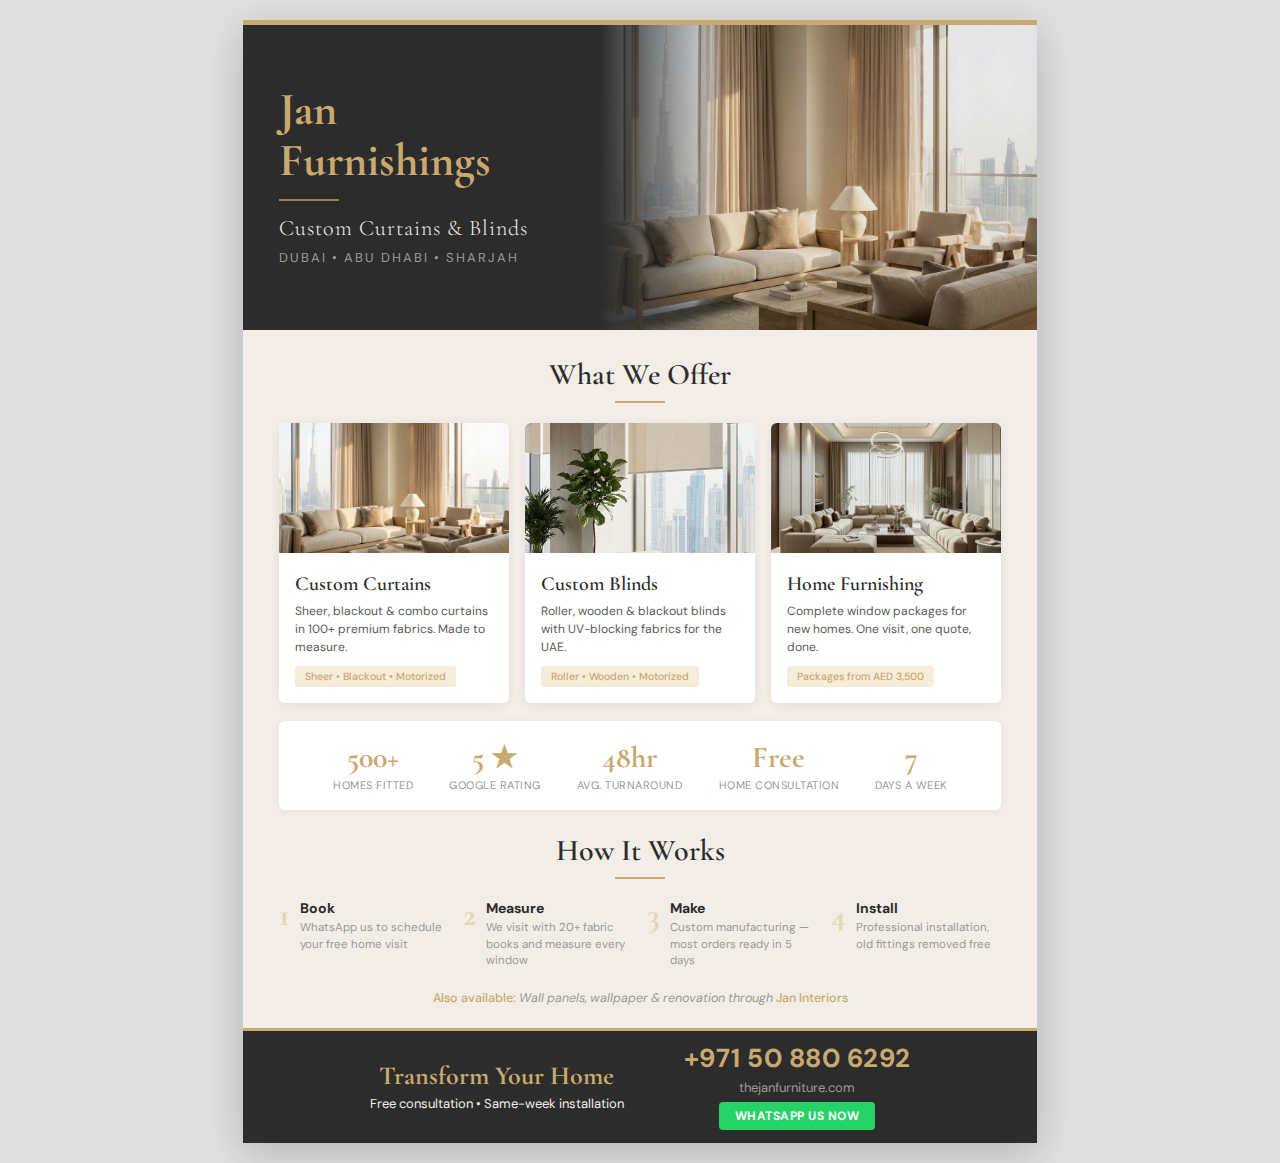
<file: brochure.html>
<!DOCTYPE html>
<html lang="en">
<head>
<meta charset="UTF-8">
<meta name="viewport" content="width=device-width, initial-scale=1.0">
<title>Jan Furnishings Brochure</title>
<link href="https://fonts.googleapis.com/css2?family=Cormorant+Garamond:ital,wght@0,300;0,400;0,500;0,600;0,700;1,400&family=DM+Sans:wght@400;500;700&display=swap" rel="stylesheet">
<style>
  * { margin: 0; padding: 0; box-sizing: border-box; }
  
  :root {
    --charcoal: #2C2C2C;
    --gold: #C9A96E;
    --cream: #F2EDE6;
    --warm-white: #FAFAF7;
    --light-gold: #E8D5B0;
    --pale-gold: #F5ECD9;
    --soft-gray: #9A9A9A;
    --medium-gray: #5A5A5A;
  }
  
  body {
    font-family: 'DM Sans', sans-serif;
    background: #e0e0e0;
    display: flex;
    justify-content: center;
    padding: 20px;
  }
  
  .brochure {
    width: 794px;
    height: 1123px;
    background: var(--cream);
    position: relative;
    overflow: hidden;
    box-shadow: 0 10px 40px rgba(0,0,0,0.2);
  }
  
  /* === HERO === */
  .hero {
    height: 310px;
    background: var(--charcoal);
    position: relative;
    display: flex;
    overflow: hidden;
  }
  
  .hero-left {
    width: 45%;
    padding: 44px 36px;
    display: flex;
    flex-direction: column;
    justify-content: center;
    position: relative;
    z-index: 2;
  }
  
  .hero-right {
    width: 55%;
    position: relative;
  }
  
  .hero-right img {
    width: 100%;
    height: 100%;
    object-fit: cover;
    opacity: 0.9;
  }
  
  .hero-right::before {
    content: '';
    position: absolute;
    left: 0;
    top: 0;
    bottom: 0;
    width: 120px;
    background: linear-gradient(to right, var(--charcoal), transparent);
    z-index: 1;
  }
  
  .gold-bar-top {
    position: absolute;
    top: 0;
    left: 0;
    right: 0;
    height: 5px;
    background: var(--gold);
    z-index: 5;
  }
  
  .brand-name {
    font-family: 'Cormorant Garamond', serif;
    font-weight: 700;
    font-size: 46px;
    color: var(--gold);
    line-height: 1.1;
  }
  
  .brand-divider {
    width: 60px;
    height: 2px;
    background: var(--gold);
    margin: 14px 0;
    opacity: 0.7;
  }
  
  .brand-tagline {
    font-family: 'Cormorant Garamond', serif;
    font-weight: 300;
    font-size: 22px;
    color: var(--cream);
    letter-spacing: 1px;
  }
  
  .brand-locations {
    font-size: 13px;
    color: var(--soft-gray);
    margin-top: 8px;
    letter-spacing: 2px;
    text-transform: uppercase;
  }
  
  /* === SERVICES === */
  .services {
    padding: 26px 36px 18px;
  }
  
  .section-header {
    text-align: center;
    margin-bottom: 20px;
  }
  
  .section-header h2 {
    font-family: 'Cormorant Garamond', serif;
    font-weight: 600;
    font-size: 30px;
    color: var(--charcoal);
  }
  
  .section-header .underline {
    width: 50px;
    height: 2px;
    background: var(--gold);
    margin: 8px auto 0;
  }
  
  .service-grid {
    display: grid;
    grid-template-columns: repeat(3, 1fr);
    gap: 16px;
  }
  
  .service-card {
    background: white;
    border-radius: 6px;
    overflow: hidden;
    box-shadow: 0 2px 12px rgba(0,0,0,0.06);
  }
  
  .service-card img {
    width: 100%;
    height: 130px;
    object-fit: cover;
  }
  
  .service-card-body {
    padding: 14px 16px 16px;
  }
  
  .service-card h3 {
    font-family: 'Cormorant Garamond', serif;
    font-weight: 600;
    font-size: 20px;
    color: var(--charcoal);
    margin-bottom: 6px;
  }
  
  .service-card p {
    font-size: 12px;
    color: var(--medium-gray);
    line-height: 1.5;
    margin-bottom: 8px;
  }
  
  .service-tag {
    display: inline-block;
    font-size: 10.5px;
    font-weight: 500;
    color: var(--gold);
    background: var(--pale-gold);
    padding: 4px 10px;
    border-radius: 3px;
  }
  
  /* === STATS === */
  .stats-bar {
    display: flex;
    justify-content: space-around;
    padding: 18px 36px;
    background: white;
    margin: 0 36px;
    border-radius: 6px;
    box-shadow: 0 1px 8px rgba(0,0,0,0.04);
  }
  
  .stat { text-align: center; }
  
  .stat-number {
    font-family: 'Cormorant Garamond', serif;
    font-weight: 700;
    font-size: 30px;
    color: var(--gold);
  }
  
  .stat-label {
    font-size: 11px;
    color: var(--soft-gray);
    margin-top: 2px;
    text-transform: uppercase;
    letter-spacing: 0.5px;
  }
  
  /* === HOW IT WORKS === */
  .how-it-works {
    padding: 22px 36px 14px;
  }
  
  .steps {
    display: flex;
    gap: 14px;
    margin-top: 16px;
  }
  
  .step {
    flex: 1;
    display: flex;
    align-items: flex-start;
    gap: 10px;
  }
  
  .step-num {
    font-family: 'Cormorant Garamond', serif;
    font-weight: 700;
    font-size: 32px;
    color: var(--light-gold);
    line-height: 1;
    flex-shrink: 0;
  }
  
  .step-content h4 {
    font-size: 14px;
    font-weight: 700;
    color: var(--charcoal);
    margin-bottom: 3px;
  }
  
  .step-content p {
    font-size: 11.5px;
    color: var(--soft-gray);
    line-height: 1.45;
  }
  
  /* === FURNISHING NOTE === */
  .furnishing-note {
    text-align: center;
    padding: 6px 36px 8px;
    font-size: 12.5px;
    color: var(--soft-gray);
    font-style: italic;
  }
  
  .furnishing-note span {
    color: var(--gold);
    font-style: normal;
    font-weight: 500;
  }
  
  /* === CTA FOOTER === */
  .cta-footer {
    position: absolute;
    bottom: 0;
    left: 0;
    right: 0;
    height: 115px;
    background: var(--charcoal);
    display: flex;
    align-items: center;
    justify-content: center;
    gap: 60px;
  }
  
  .cta-footer::before {
    content: '';
    position: absolute;
    top: 0;
    left: 0;
    right: 0;
    height: 3px;
    background: var(--gold);
  }
  
  .cta-left { text-align: center; }
  
  .cta-left h3 {
    font-family: 'Cormorant Garamond', serif;
    font-weight: 700;
    font-size: 26px;
    color: var(--gold);
    margin-bottom: 4px;
  }
  
  .cta-left p {
    font-size: 13px;
    color: var(--cream);
  }
  
  .cta-right { text-align: center; }
  
  .cta-phone {
    font-weight: 700;
    font-size: 26px;
    color: var(--gold);
    letter-spacing: 0.5px;
  }
  
  .cta-web {
    font-size: 13px;
    color: var(--soft-gray);
    margin-top: 4px;
  }
  
  .cta-whatsapp {
    display: inline-block;
    margin-top: 6px;
    background: #25D366;
    color: white;
    font-size: 12px;
    font-weight: 700;
    padding: 6px 16px;
    border-radius: 4px;
    letter-spacing: 0.5px;
  }
</style>
</head>
<body>
<div class="brochure">
  <div class="gold-bar-top"></div>
  
  <div class="hero">
    <div class="hero-left">
      <div class="brand-name">Jan<br>Furnishings</div>
      <div class="brand-divider"></div>
      <div class="brand-tagline">Custom Curtains & Blinds</div>
      <div class="brand-locations">Dubai &bull; Abu Dhabi &bull; Sharjah</div>
    </div>
    <div class="hero-right">
      <img src="curtains-bg.jpg" alt="Luxury curtains with Dubai skyline view">
    </div>
  </div>
  
  <div class="services">
    <div class="section-header">
      <h2>What We Offer</h2>
      <div class="underline"></div>
    </div>
    
    <div class="service-grid">
      <div class="service-card">
        <img src="curtains-bg.jpg" alt="Custom curtains with Burj Khalifa view">
        <div class="service-card-body">
          <h3>Custom Curtains</h3>
          <p>Sheer, blackout & combo curtains in 100+ premium fabrics. Made to measure.</p>
          <span class="service-tag">Sheer &bull; Blackout &bull; Motorized</span>
        </div>
      </div>
      
      <div class="service-card">
        <img src="blinds-bg.jpg" alt="Modern roller blinds with Dubai skyline">
        <div class="service-card-body">
          <h3>Custom Blinds</h3>
          <p>Roller, wooden & blackout blinds with UV-blocking fabrics for the UAE.</p>
          <span class="service-tag">Roller &bull; Wooden &bull; Motorized</span>
        </div>
      </div>
      
      <div class="service-card">
        <img src="furnishing-bg.png" alt="Luxury furnished living room">
        <div class="service-card-body">
          <h3>Home Furnishing</h3>
          <p>Complete window packages for new homes. One visit, one quote, done.</p>
          <span class="service-tag">Packages from AED 3,500</span>
        </div>
      </div>
    </div>
  </div>
  
  <div class="stats-bar">
    <div class="stat">
      <div class="stat-number">500+</div>
      <div class="stat-label">Homes Fitted</div>
    </div>
    <div class="stat">
      <div class="stat-number">5 ★</div>
      <div class="stat-label">Google Rating</div>
    </div>
    <div class="stat">
      <div class="stat-number">48hr</div>
      <div class="stat-label">Avg. Turnaround</div>
    </div>
    <div class="stat">
      <div class="stat-number">Free</div>
      <div class="stat-label">Home Consultation</div>
    </div>
    <div class="stat">
      <div class="stat-number">7</div>
      <div class="stat-label">Days a Week</div>
    </div>
  </div>
  
  <div class="how-it-works">
    <div class="section-header">
      <h2>How It Works</h2>
      <div class="underline"></div>
    </div>
    <div class="steps">
      <div class="step">
        <div class="step-num">1</div>
        <div class="step-content">
          <h4>Book</h4>
          <p>WhatsApp us to schedule your free home visit</p>
        </div>
      </div>
      <div class="step">
        <div class="step-num">2</div>
        <div class="step-content">
          <h4>Measure</h4>
          <p>We visit with 20+ fabric books and measure every window</p>
        </div>
      </div>
      <div class="step">
        <div class="step-num">3</div>
        <div class="step-content">
          <h4>Make</h4>
          <p>Custom manufacturing — most orders ready in 5 days</p>
        </div>
      </div>
      <div class="step">
        <div class="step-num">4</div>
        <div class="step-content">
          <h4>Install</h4>
          <p>Professional installation, old fittings removed free</p>
        </div>
      </div>
    </div>
  </div>
  
  <div class="furnishing-note">
    <span>Also available:</span> Wall panels, wallpaper & renovation through <span>Jan Interiors</span>
  </div>
  
  <div class="cta-footer">
    <div class="cta-left">
      <h3>Transform Your Home</h3>
      <p>Free consultation &bull; Same-week installation</p>
    </div>
    <div class="cta-right">
      <div class="cta-phone">+971 50 880 6292</div>
      <div class="cta-web">thejanfurniture.com</div>
      <div class="cta-whatsapp">WHATSAPP US NOW</div>
    </div>
  </div>
</div>
</body>
</html>
</file>
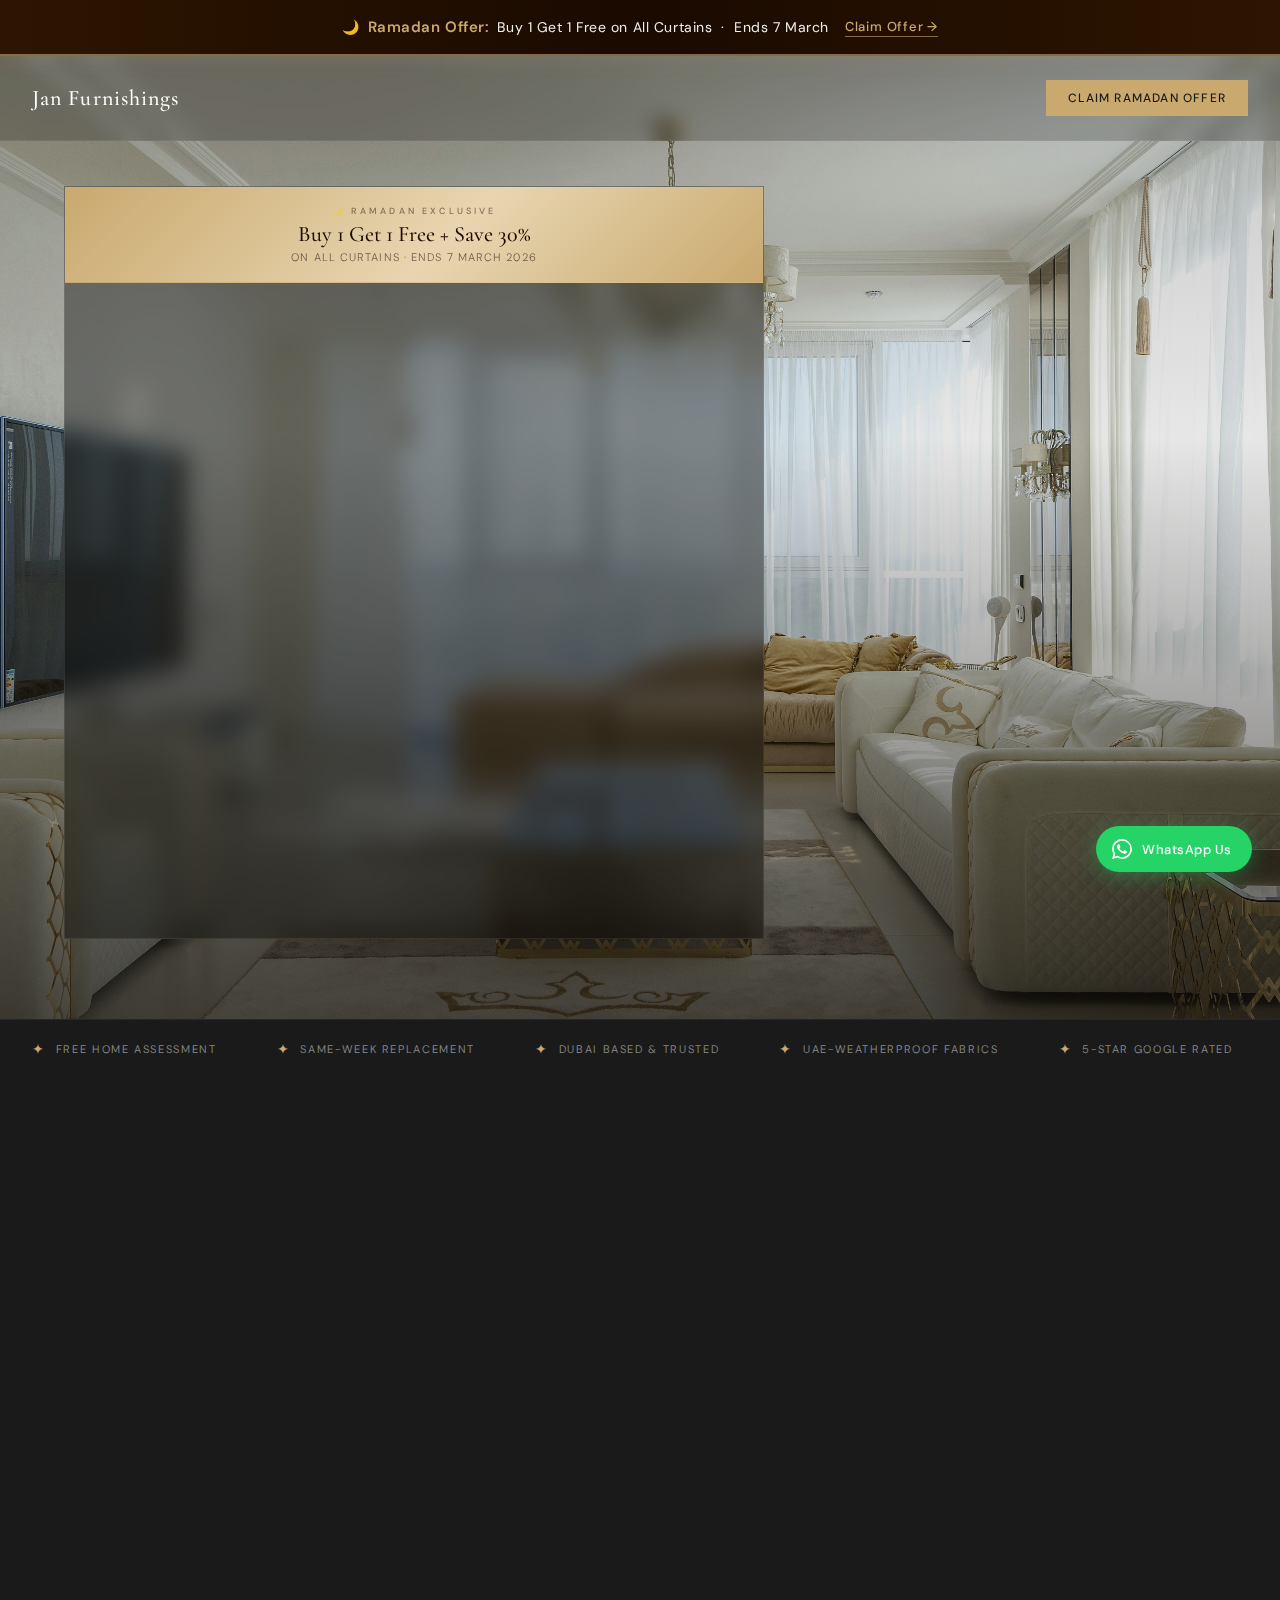
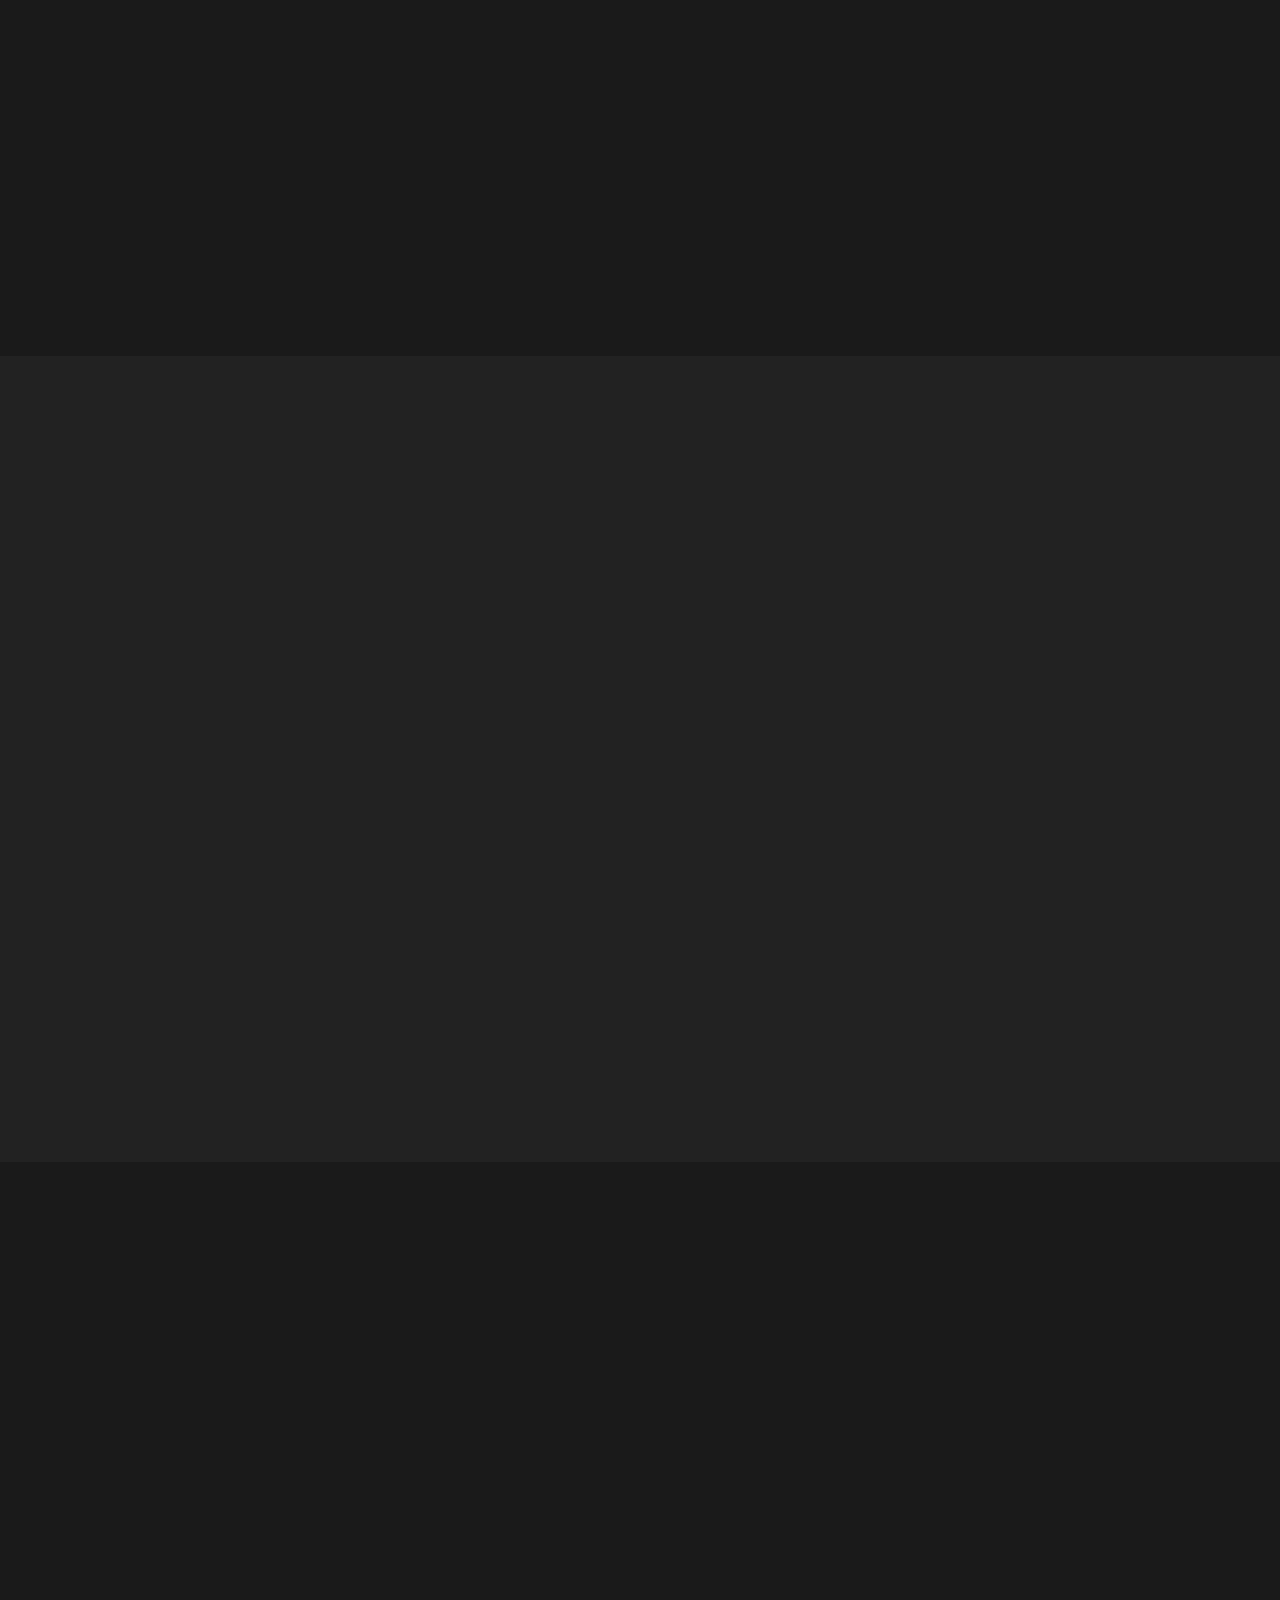
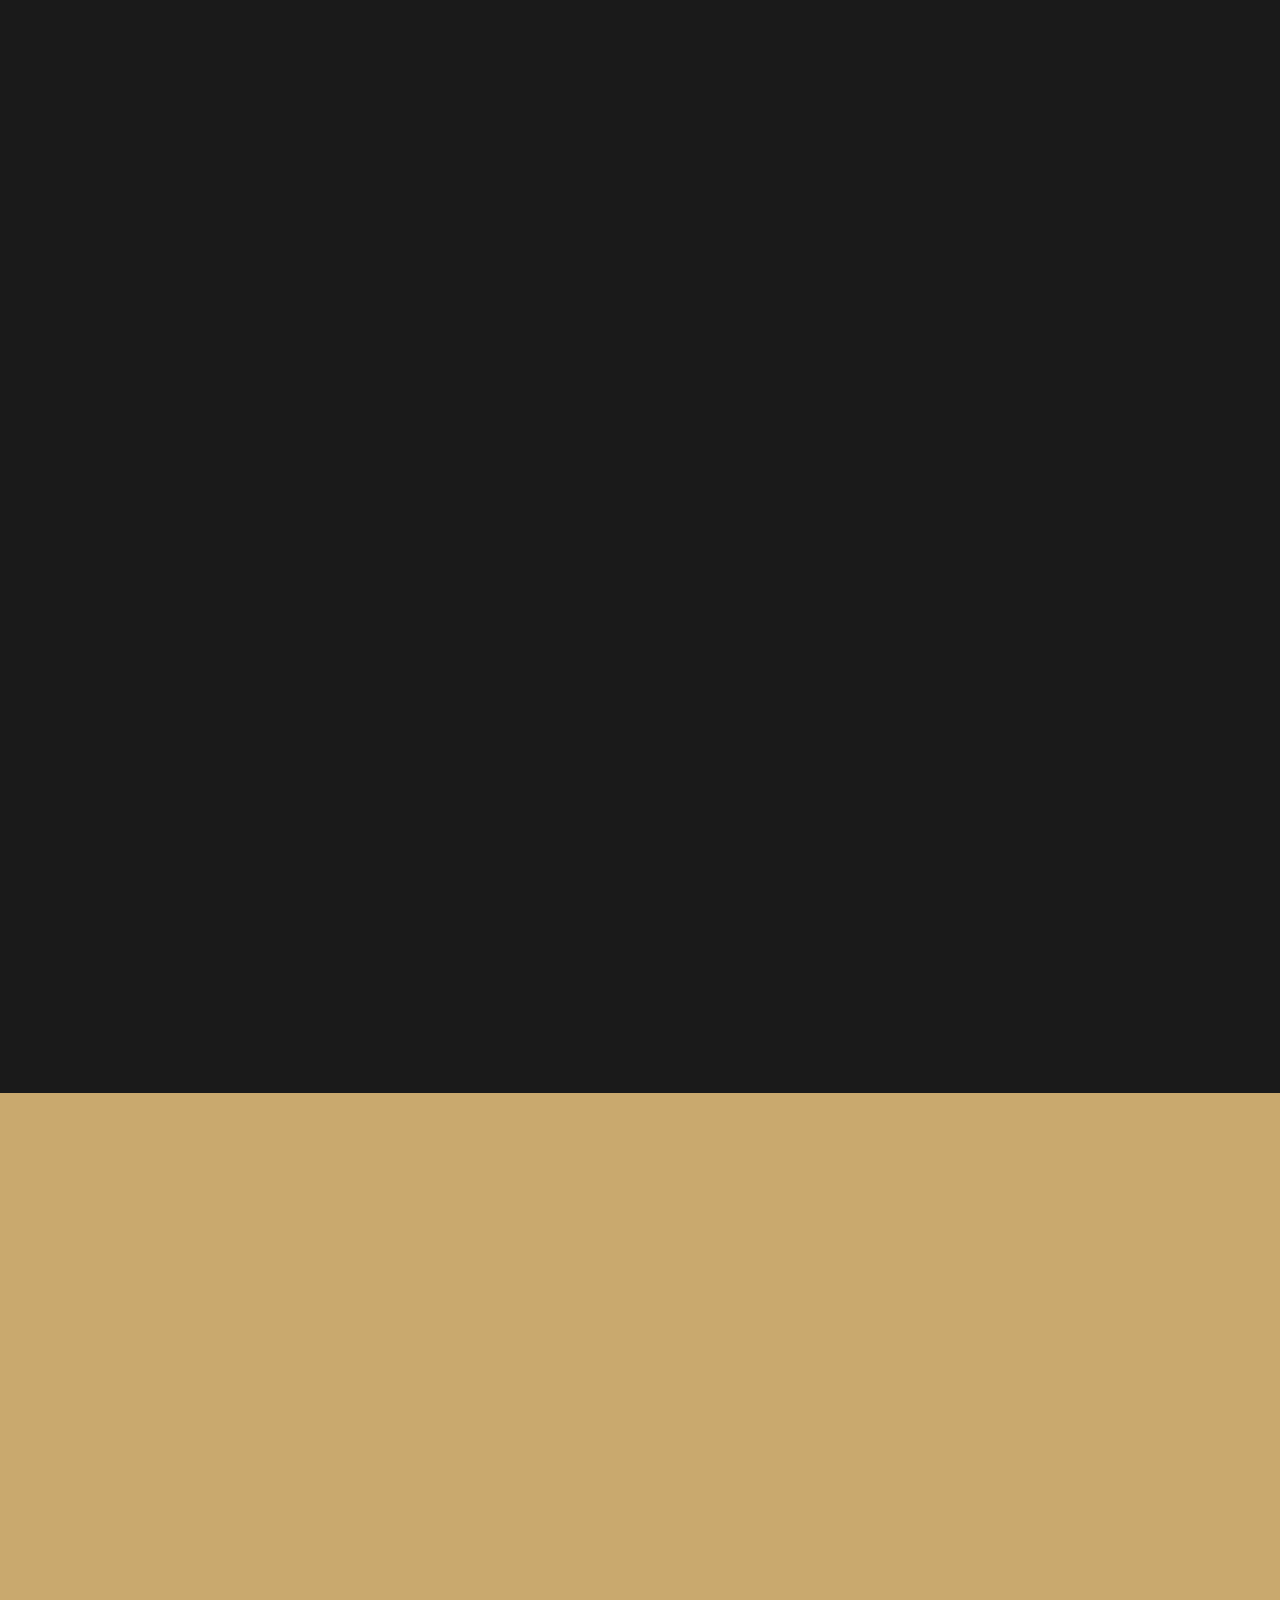
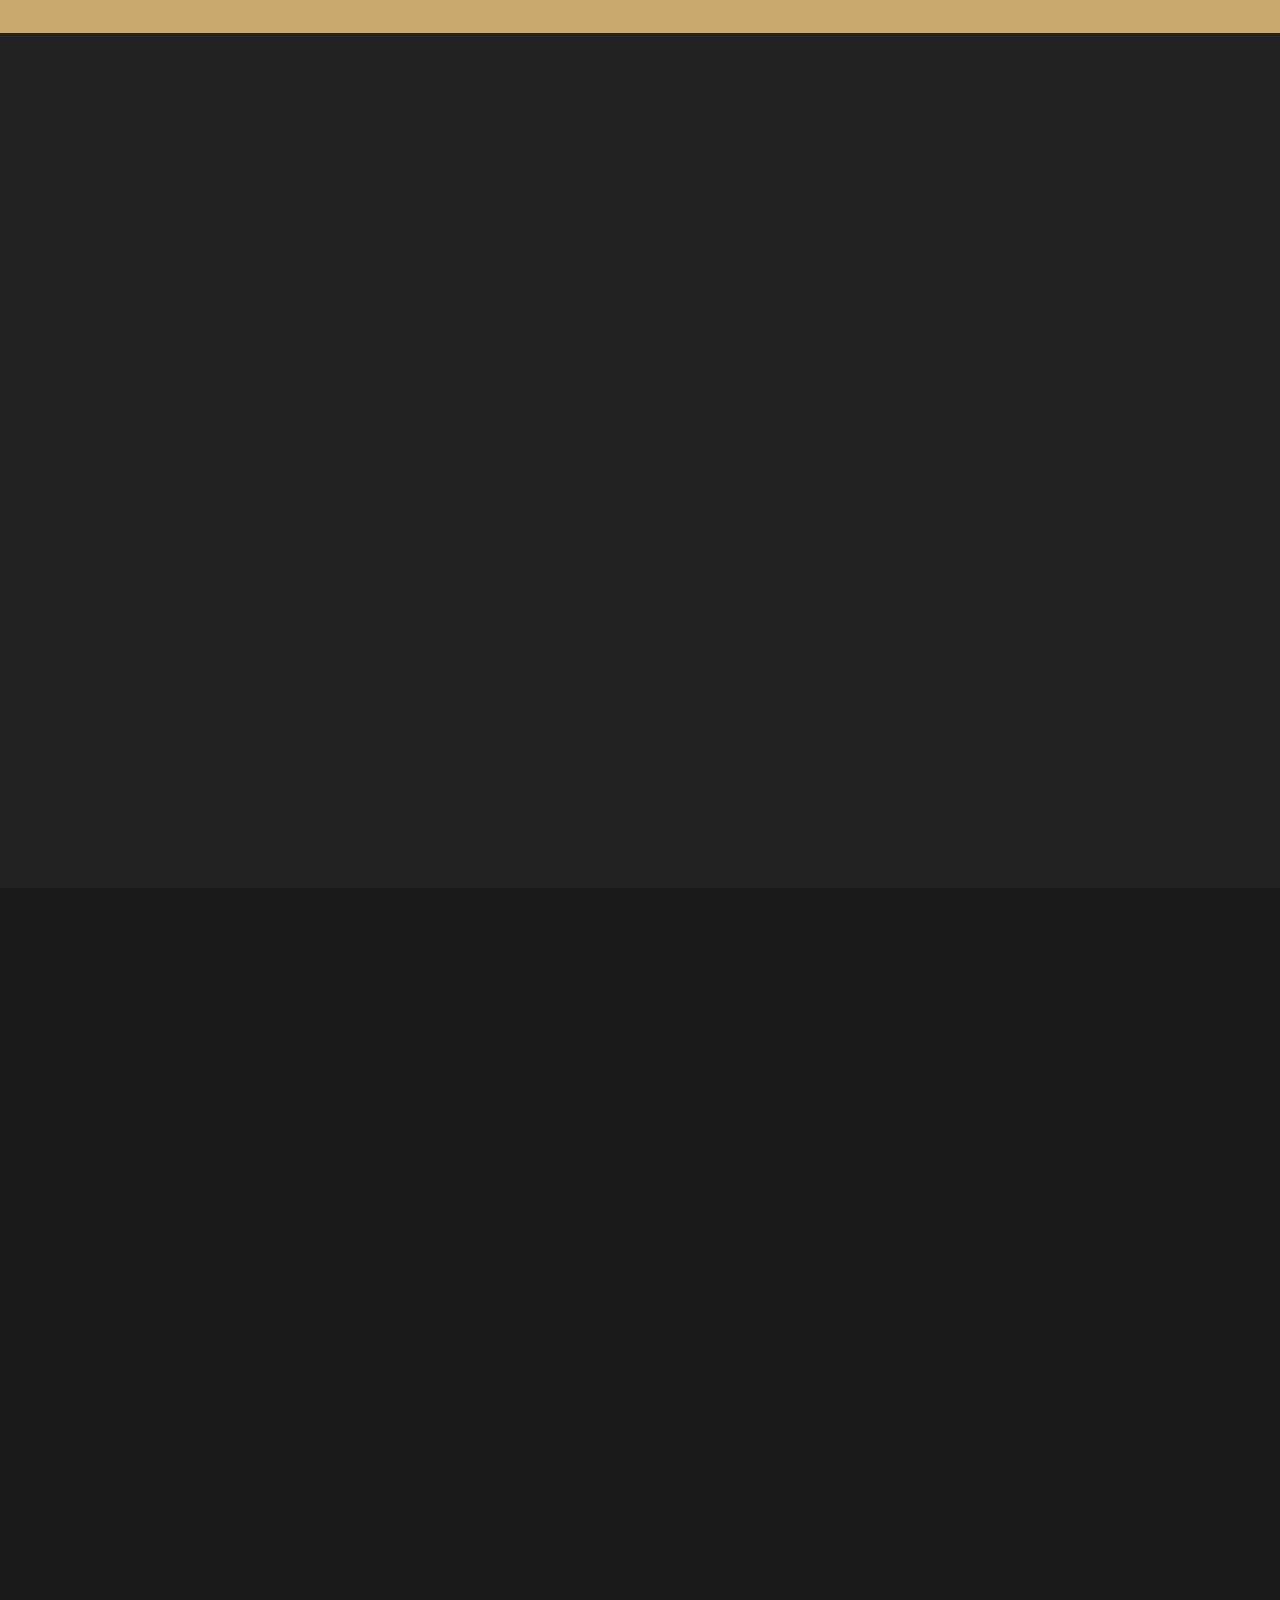
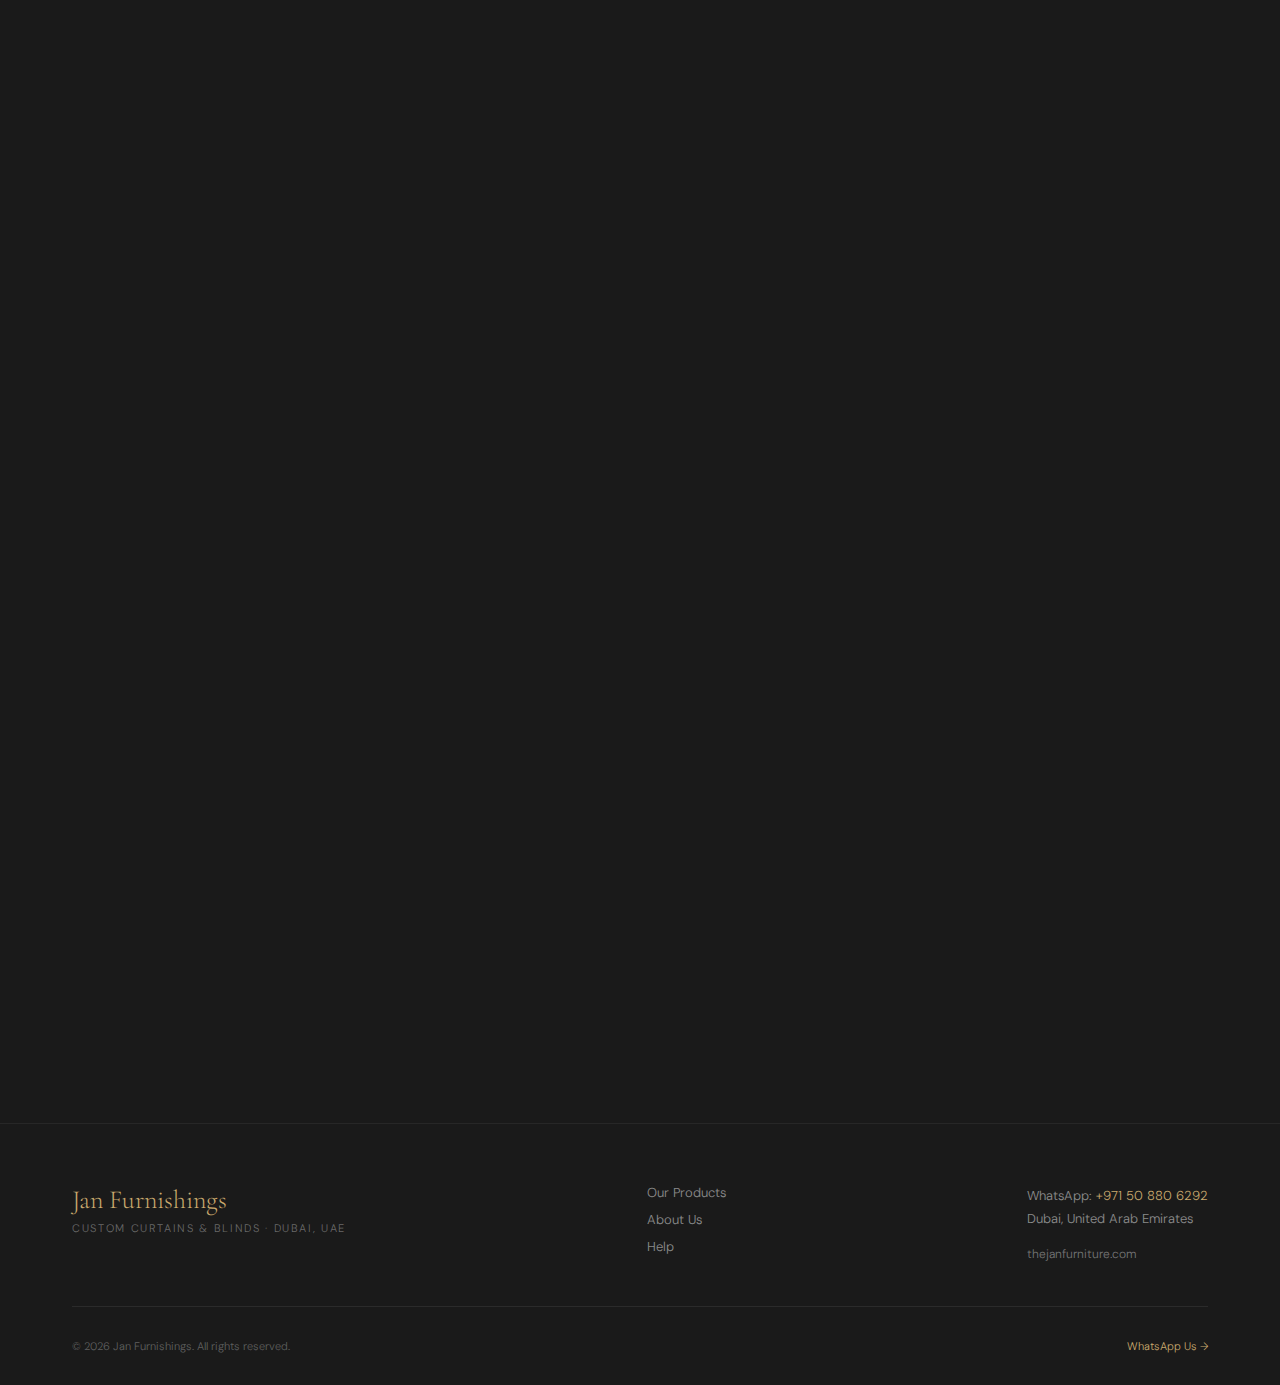
<file: curtains.html>
<!DOCTYPE html>
<html lang="en">
<head>
  <meta charset="UTF-8" />
  <meta name="viewport" content="width=device-width, initial-scale=1.0" />
  <title>Jan Furnishings — Custom Curtains Dubai | Ramadan Buy 1 Get 1 Free</title>
  <link rel="icon" href="data:,">

  <!-- Google tag (gtag.js) -->
<script async src="https://www.googletagmanager.com/gtag/js?id=G-W2DJLPY4HR"></script>
<script>
  window.dataLayer = window.dataLayer || [];
  function gtag(){dataLayer.push(arguments);}
  gtag('js', new Date());

  gtag('config', 'G-W2DJLPY4HR');
  gtag('config', 'AW-658897837');
</script>

<!-- Google Ads Conversion: WhatsApp Click -->
<script>
function gtag_report_conversion(url) {
  var callback = function () {
    if (typeof(url) != 'undefined') {
      window.location = url;
    }
  };
  gtag('event', 'conversion', {
      'send_to': 'AW-658897837/e3HGCODF__8bEK33l7oC',
      'value': 500.0,
      'currency': 'AED',
      'event_callback': callback
  });
  return false;
}
</script>

  <link rel="preconnect" href="https://fonts.googleapis.com" />
  <link rel="preconnect" href="https://fonts.gstatic.com" crossorigin />
  <link href="https://fonts.googleapis.com/css2?family=Cormorant+Garamond:ital,wght@0,300;0,400;0,500;0,600;1,300;1,400&family=DM+Sans:wght@300;400;500&display=swap" rel="stylesheet" />
  <link href="https://unpkg.com/aos@2.3.1/dist/aos.css" rel="stylesheet" />

  <style>
    :root {
      --cream:      #2B2B2B;
      --cream-dark: #232323;
      --brown:      #C9A96E;
      --brown-mid:  #D4B882;
      --brown-light:#DEC99A;
      --gold:       #C9A96E;
      --gold-light: #E8D5B0;
      --charcoal:   #1A1A1A;
      --text:       #F0EDE8;
      --text-muted: #9A9590;
      --white:      #FFFFFF;
      --offer-banner-height: 56px;
    }

    *, *::before, *::after { box-sizing: border-box; margin: 0; padding: 0; }
    html { scroll-behavior: smooth; max-width: 100%; overflow-x: hidden; overflow-x: clip; }
    body { font-family: 'DM Sans', sans-serif; background: var(--charcoal); color: var(--text); overflow-x: hidden; overflow-x: clip; font-weight: 300; padding-top: var(--offer-banner-height); max-width: 100%; }
    img { display: block; max-width: 100%; }
    a { text-decoration: none; color: inherit; }
    h1, h2, h3 { font-family: 'Cormorant Garamond', serif; font-weight: 400; line-height: 1.1; }

    .container { width: 100%; max-width: 1200px; margin: 0 auto; padding: 0 32px; }

    .tag { display: inline-block; font-size: 10px; font-weight: 500; letter-spacing: 0.2em; text-transform: uppercase; color: var(--gold); border: 1px solid var(--gold); padding: 6px 14px; border-radius: 100px; }

    .btn-primary { display: inline-flex; align-items: center; gap: 10px; background: var(--gold); color: var(--charcoal); padding: 16px 32px; font-family: 'DM Sans', sans-serif; font-size: 13px; font-weight: 500; letter-spacing: 0.08em; text-transform: uppercase; border: none; cursor: pointer; transition: background 0.3s ease, transform 0.2s ease; }
    .btn-primary:hover { background: var(--gold-light); transform: translateY(-1px); }
    .btn-primary .arrow { width: 18px; height: 18px; transition: transform 0.2s ease; }
    .btn-primary:hover .arrow { transform: translateX(4px); }

    .btn-outline { display: inline-flex; align-items: center; gap: 10px; background: transparent; color: var(--gold); padding: 14px 28px; font-family: 'DM Sans', sans-serif; font-size: 13px; font-weight: 500; letter-spacing: 0.08em; text-transform: uppercase; border: 1.5px solid var(--gold); cursor: pointer; transition: all 0.3s ease; }
    .btn-outline:hover { background: var(--gold); color: var(--charcoal); }

    /* NAV */
    /* OFFER BANNER */
    .offer-banner { position: fixed; top: 0; left: 0; right: 0; z-index: 200; background: linear-gradient(90deg, #2D1500 0%, #1A0A00 50%, #2D1500 100%); border-bottom: 2px solid rgba(201,169,110,0.6); color: rgba(255,255,255,0.92); text-align: center; padding: 0 20px; font-family: 'DM Sans', sans-serif; font-size: 14px; font-weight: 400; letter-spacing: 0.04em; height: 56px; display: flex; align-items: center; justify-content: center; gap: 8px; box-shadow: 0 2px 20px rgba(201,169,110,0.15); }
    .offer-banner strong { color: var(--gold); font-weight: 600; font-size: 15px; }
    .offer-banner .offer-link { color: var(--gold); font-weight: 500; border-bottom: 1px solid rgba(201,169,110,0.6); padding-bottom: 1px; margin-left: 8px; white-space: nowrap; font-size: 13px; letter-spacing: 0.06em; }
    .offer-banner .offer-link:hover { color: var(--gold-light); }
    @media (max-width: 600px) { .offer-banner { font-size: 12px; height: auto; min-height: 56px; flex-wrap: wrap; padding: 10px 16px; } .offer-banner strong { font-size: 13px; } }

    nav { position: fixed; top: var(--offer-banner-height); left: 0; right: 0; z-index: 100; padding: 24px 32px; display: flex; align-items: center; justify-content: space-between; background: rgba(0,0,0,0.2); backdrop-filter: blur(10px); -webkit-backdrop-filter: blur(10px); border-bottom: 1px solid rgba(255,255,255,0.06); transition: background 0.4s ease, padding 0.3s ease, box-shadow 0.3s ease; }
    nav.scrolled { background: rgba(26,26,26,0.97); backdrop-filter: blur(16px); -webkit-backdrop-filter: blur(16px); padding: 16px 32px; box-shadow: 0 1px 24px rgba(0,0,0,0.3); }
    .nav-logo { font-family: 'Cormorant Garamond', serif; font-size: 22px; font-weight: 500; letter-spacing: 0.05em; color: var(--white); transition: color 0.4s ease; }
    nav.scrolled .nav-logo { color: var(--gold); }
    .nav-cta { background: var(--gold); color: var(--charcoal); padding: 10px 22px; font-size: 12px; font-weight: 500; letter-spacing: 0.1em; text-transform: uppercase; border: none; cursor: pointer; transition: all 0.3s ease; font-family: 'DM Sans', sans-serif; }
    .nav-cta:hover { background: var(--white); color: var(--charcoal); }

    /* HERO */
    #hero { position: relative; min-height: 100vh; display: flex; align-items: flex-end; overflow: hidden; padding-top: 130px; }
    .hero-bg {
      position: absolute; inset: 0;
      background: linear-gradient(to bottom, rgba(20,18,16,0.25) 0%, rgba(20,18,16,0.1) 40%, rgba(20,18,16,0.72) 100%),
        url('assets/images/pexels-artbovich-5998120.jpg') center/cover no-repeat;
      transform: scale(1.05);
      animation: heroZoom 8s ease-out forwards;
    }
    @keyframes heroZoom { from { transform: scale(1.05); } to { transform: scale(1.0); } }

    .hero-content { position: relative; z-index: 2; padding: 32px 40px; max-width: 700px; margin: 0 0 80px 64px; background: rgba(0,0,0,0.38); backdrop-filter: blur(12px); -webkit-backdrop-filter: blur(12px); border: 1px solid rgba(255,255,255,0.08); }

    /* HERO OFFER STRIP */
    .hero-offer-strip { background: linear-gradient(135deg, #C9A96E 0%, #E8D5B0 55%, #C9A96E 100%); margin: -32px -40px 28px -40px; padding: 18px 24px; text-align: center; border-bottom: 1px solid rgba(201,169,110,0.3); }
    .hero-offer-strip .hos-eyebrow { font-size: 9px; font-weight: 500; letter-spacing: 0.35em; text-transform: uppercase; color: rgba(26,10,0,0.5); margin-bottom: 4px; }
    .hero-offer-strip .hos-main { font-family: 'Cormorant Garamond', serif; font-size: 22px; font-weight: 500; color: #1A0A00; line-height: 1.2; }
    .hero-offer-strip .hos-sub { font-size: 11px; color: rgba(26,10,0,0.6); letter-spacing: 0.1em; margin-top: 3px; text-transform: uppercase; }
    @media (max-width: 900px) { .hero-offer-strip { margin: -24px -24px 20px -24px; } }

    .hero-tag { display: inline-block; font-size: 10px; font-weight: 500; letter-spacing: 0.25em; text-transform: uppercase; color: var(--gold-light); margin-bottom: 24px; opacity: 0; animation: fadeUp 0.8s 0.3s ease forwards; }
    .hero-headline { font-family: 'Cormorant Garamond', serif; font-size: clamp(52px, 7vw, 88px); font-weight: 400; line-height: 1.0; color: var(--white); margin-bottom: 28px; opacity: 0; animation: fadeUp 0.9s 0.5s ease forwards; }
    .hero-headline em { font-style: italic; color: var(--gold-light); }
    .hero-subtext { font-size: 16px; font-weight: 300; color: rgba(255,255,255,0.82); line-height: 1.7; max-width: 480px; margin-bottom: 40px; opacity: 0; animation: fadeUp 0.9s 0.7s ease forwards; }
    .hero-actions { display: flex; align-items: center; gap: 20px; flex-wrap: wrap; opacity: 0; animation: fadeUp 0.9s 0.9s ease forwards; }

    .hero-scroll { position: absolute; bottom: 32px; right: 48px; z-index: 2; display: flex; flex-direction: column; align-items: center; gap: 8px; opacity: 0; animation: fadeIn 1s 1.4s ease forwards; pointer-events: none; }
    .hero-scroll span { font-size: 9px; letter-spacing: 0.2em; text-transform: uppercase; color: rgba(255,255,255,0.6); writing-mode: vertical-rl; }
    .scroll-line { width: 1px; height: 48px; background: rgba(255,255,255,0.3); position: relative; overflow: hidden; }
    .scroll-line::after { content: ''; position: absolute; top: -100%; left: 0; width: 100%; height: 100%; background: var(--gold); animation: scrollDown 1.6s 1.6s ease-in-out infinite; }
    @keyframes scrollDown { 0% { top: -100%; } 100% { top: 100%; } }

    .hero-strip { position: absolute; bottom: 0; right: 0; left: 0; z-index: 2; display: flex; justify-content: flex-end; padding: 0 120px 80px 0; pointer-events: none; }
    .hero-stat-card { background: rgba(0,0,0,0.35); backdrop-filter: blur(16px); border: 1px solid rgba(201,169,110,0.25); padding: 20px 28px; display: flex; gap: 28px; opacity: 0; animation: fadeUp 0.9s 1.1s ease forwards; }
    .stat-item { text-align: center; }
    .stat-num { font-family: 'Cormorant Garamond', serif; font-size: 32px; font-weight: 500; color: var(--gold-light); line-height: 1; }
    .stat-label { font-size: 10px; letter-spacing: 0.12em; text-transform: uppercase; color: rgba(255,255,255,0.6); margin-top: 4px; }
    .stat-divider { width: 1px; background: rgba(255,255,255,0.15); align-self: stretch; }

    /* TRUST BAR */
    #trust { background: var(--charcoal); padding: 20px 32px; overflow: hidden; border-top: 1px solid rgba(255,255,255,0.06); }
    .trust-scroll { display: flex; gap: 60px; animation: marquee 24s linear infinite; white-space: nowrap; width: max-content; }
    .trust-item { display: flex; align-items: center; gap: 10px; font-size: 11px; letter-spacing: 0.15em; text-transform: uppercase; color: rgba(255,255,255,0.5); flex-shrink: 0; }
    .trust-item span { color: var(--gold); font-size: 14px; }
    @keyframes marquee { 0% { transform: translateX(0); } 100% { transform: translateX(-50%); } }

    /* PROBLEM / HOOK SECTION */
    #problem { padding: 120px 0 100px; }
    .problem-grid { display: grid; grid-template-columns: 1fr 1fr; gap: 80px; align-items: center; }

    .problem-images { position: relative; height: 560px; }
    .problem-img-main { position: absolute; top: 0; left: 0; width: 75%; height: 80%; object-fit: cover; }
    .problem-img-accent { position: absolute; bottom: 0; right: 0; width: 55%; height: 52%; object-fit: cover; border: 6px solid var(--charcoal); }
    .problem-badge { position: absolute; top: 50%; left: 50%; transform: translate(-50%, -50%); background: var(--gold); color: var(--charcoal); width: 100px; height: 100px; border-radius: 50%; display: flex; flex-direction: column; align-items: center; justify-content: center; text-align: center; padding: 12px; z-index: 2; }
    .problem-badge-num { font-family: 'Cormorant Garamond', serif; font-size: 28px; font-weight: 500; line-height: 1; }
    .problem-badge-text { font-size: 9px; letter-spacing: 0.1em; text-transform: uppercase; line-height: 1.3; }

    .problem-text .tag { margin-bottom: 24px; }
    .problem-text h2 { font-size: clamp(36px, 4vw, 52px); margin-bottom: 24px; color: var(--gold); }
    .problem-text p { font-size: 15px; line-height: 1.8; color: var(--text-muted); margin-bottom: 16px; }

    .signs-list { list-style: none; margin: 32px 0 40px; }
    .signs-list li { display: flex; align-items: flex-start; gap: 12px; font-size: 14px; line-height: 1.5; color: var(--text); padding: 10px 0; border-bottom: 1px solid rgba(255,255,255,0.07); }
    .signs-list li:last-child { border-bottom: none; }
    .sign-icon { width: 20px; height: 20px; background: rgba(201,169,110,0.15); border: 1px solid var(--gold); border-radius: 50%; display: flex; align-items: center; justify-content: center; flex-shrink: 0; margin-top: 2px; font-size: 11px; color: var(--gold); }

    /* HOW IT WORKS */
    #how { background: #222222; padding: 120px 0; }
    .section-header { text-align: center; margin-bottom: 72px; }
    .section-header .tag { margin-bottom: 16px; }
    .section-header h2 { font-size: clamp(38px, 4.5vw, 58px); color: var(--white); }
    .section-header p { font-size: 15px; color: rgba(255,255,255,0.55); max-width: 480px; margin: 16px auto 0; line-height: 1.7; }

    .steps-grid { display: grid; grid-template-columns: repeat(4, 1fr); gap: 2px; }
    .step-card { background: rgba(255,255,255,0.03); border: 1px solid rgba(255,255,255,0.06); padding: 40px 32px; position: relative; transition: background 0.3s ease; }
    .step-card:hover { background: rgba(255,255,255,0.06); }
    .step-num { font-family: 'Cormorant Garamond', serif; font-size: 64px; font-weight: 300; color: rgba(201,169,110,0.2); line-height: 1; margin-bottom: 20px; }
    .step-card h3 { font-size: 22px; color: var(--white); margin-bottom: 12px; }
    .step-card p { font-size: 14px; color: rgba(255,255,255,0.5); line-height: 1.7; }
    .step-arrow { position: absolute; top: 50%; right: -14px; transform: translateY(-50%); color: var(--gold); font-size: 20px; z-index: 2; }
    .step-card:last-child .step-arrow { display: none; }

    /* PRODUCTS */
    #products { padding: 120px 0; }
    .products-grid { display: grid; grid-template-columns: repeat(3, 1fr); gap: 24px; margin-top: 16px; }
    .product-card { background: #333333; overflow: hidden; transition: transform 0.3s ease, box-shadow 0.3s ease; }
    .product-card:hover { transform: translateY(-4px); box-shadow: 0 20px 60px rgba(0,0,0,0.3); }
    .product-img { height: 240px; overflow: hidden; background: var(--cream-dark); }
    .product-img img { width: 100%; height: 100%; object-fit: cover; transition: transform 0.5s ease; }
    .product-card:hover .product-img img { transform: scale(1.05); }
    .product-info { padding: 24px 28px 28px; }
    .product-info h3 { font-size: 22px; color: var(--gold); margin-bottom: 8px; }
    .product-info p { font-size: 13px; color: var(--text-muted); line-height: 1.6; margin-bottom: 16px; }
    .product-price { font-family: 'Cormorant Garamond', serif; font-size: 20px; color: var(--gold-light); display: flex; flex-wrap: wrap; align-items: baseline; gap: 6px; }
    .product-price del { font-size: 14px; color: #888; font-family: 'DM Sans', sans-serif; text-decoration: line-through; }
    .product-price strong { font-size: 22px; }
    .product-price span { font-family: 'DM Sans', sans-serif; font-size: 11px; color: var(--text-muted); margin-left: 4px; }
    .ramadan-price-label { display: inline-block; background: rgba(201,169,110,0.12); border: 1px solid rgba(201,169,110,0.35); color: var(--gold); font-size: 10px; font-weight: 500; letter-spacing: 0.12em; text-transform: uppercase; padding: 3px 9px; border-radius: 3px; margin-bottom: 10px; }

    /* BEFORE/AFTER BANNER */
    #transform { background: var(--gold); padding: 80px 0; }
    .transform-inner { display: grid; grid-template-columns: 1fr 1fr; gap: 60px; align-items: center; }
    .transform-text h2 { font-size: clamp(32px, 4vw, 48px); color: var(--charcoal); margin-bottom: 16px; }
    .transform-text p { font-size: 15px; color: rgba(30,26,23,0.75); line-height: 1.8; margin-bottom: 28px; }
    .transform-stats { display: grid; grid-template-columns: 1fr 1fr; gap: 20px; }
    .transform-stat { background: rgba(0,0,0,0.1); padding: 20px; text-align: center; }
    .transform-stat-num { font-family: 'Cormorant Garamond', serif; font-size: 40px; color: var(--charcoal); line-height: 1; }
    .transform-stat-label { font-size: 11px; letter-spacing: 0.1em; text-transform: uppercase; color: rgba(30,26,23,0.65); margin-top: 6px; }
    .transform-img { height: 380px; overflow: hidden; }
    .transform-img img { width: 100%; height: 100%; object-fit: cover; }

    /* SOCIAL PROOF */
    #proof { background: #222222; padding: 120px 0; }
    .proof-grid { display: grid; grid-template-columns: 1fr 1fr 1fr; gap: 2px; margin-top: 16px; }
    .review-card { background: rgba(255,255,255,0.04); padding: 36px 32px; transition: background 0.3s; }
    .review-card:hover { background: rgba(255,255,255,0.08); }
    .stars { color: var(--gold); font-size: 13px; letter-spacing: 2px; margin-bottom: 16px; }
    .review-text { font-family: 'Cormorant Garamond', serif; font-size: 20px; font-style: italic; color: rgba(255,255,255,0.9); line-height: 1.5; margin-bottom: 24px; }
    .reviewer { display: flex; align-items: center; gap: 12px; }
    .reviewer-avatar { width: 40px; height: 40px; border-radius: 50%; background: var(--gold); display: flex; align-items: center; justify-content: center; font-family: 'Cormorant Garamond', serif; font-size: 18px; color: var(--charcoal); flex-shrink: 0; }
    .reviewer-name { font-size: 13px; font-weight: 500; color: rgba(255,255,255,0.9); }
    .reviewer-loc { font-size: 11px; color: rgba(255,255,255,0.45); letter-spacing: 0.06em; }

    .proof-stats { display: grid; grid-template-columns: repeat(3, 1fr); gap: 2px; margin-top: 2px; }
    .proof-stat { background: rgba(0,0,0,0.3); padding: 36px 32px; text-align: center; }
    .proof-stat-num { font-family: 'Cormorant Garamond', serif; font-size: 52px; font-weight: 400; color: var(--gold-light); line-height: 1; }
    .proof-stat-label { font-size: 11px; letter-spacing: 0.15em; text-transform: uppercase; color: rgba(255,255,255,0.45); margin-top: 8px; }

    /* BOOKING */
    #booking { padding: 120px 0; }
    #booking, #booking-form { scroll-margin-top: calc(var(--offer-banner-height) + 92px); }
    .booking-inner { display: grid; grid-template-columns: 1fr 1fr; gap: 80px; align-items: start; }
    .booking-left h2 { font-size: clamp(36px, 4vw, 52px); color: var(--gold); margin-bottom: 20px; }
    .booking-left p { font-size: 15px; color: var(--text-muted); line-height: 1.8; margin-bottom: 32px; }
    .booking-perks { list-style: none; display: flex; flex-direction: column; gap: 14px; }
    .booking-perks li { display: flex; align-items: center; gap: 12px; font-size: 14px; color: var(--text); }
    .perk-dot { width: 8px; height: 8px; background: var(--gold); border-radius: 50%; flex-shrink: 0; }

    .booking-form { background: #333333; padding: 48px; box-shadow: 0 4px 48px rgba(0,0,0,0.3); }
    .form-title { font-family: 'Cormorant Garamond', serif; font-size: 28px; color: var(--gold); margin-bottom: 6px; }
    .form-sub { font-size: 13px; color: var(--text-muted); margin-bottom: 32px; }
    .form-group { margin-bottom: 20px; }
    .form-group label { display: block; font-size: 11px; font-weight: 500; letter-spacing: 0.12em; text-transform: uppercase; color: var(--text-muted); margin-bottom: 8px; }
    .form-group input, .form-group select, .form-group textarea { width: 100%; background: #2B2B2B; border: 1.5px solid #444; padding: 13px 16px; font-family: 'DM Sans', sans-serif; font-size: 14px; font-weight: 300; color: var(--text); outline: none; transition: border-color 0.2s ease; border-radius: 0; -webkit-appearance: none; appearance: none; }
    .form-group input:focus, .form-group select:focus, .form-group textarea:focus { border-color: var(--gold); }
    .form-group textarea { resize: vertical; min-height: 80px; }
    .form-row { display: grid; grid-template-columns: 1fr 1fr; gap: 16px; }
    .calendar-row { display: grid; grid-template-columns: 1fr 1fr; gap: 16px; }
    .form-submit { width: 100%; background: var(--gold); color: var(--charcoal); border: none; padding: 18px; font-family: 'DM Sans', sans-serif; font-size: 13px; font-weight: 500; letter-spacing: 0.1em; text-transform: uppercase; cursor: pointer; transition: background 0.3s ease; margin-top: 8px; }
    .form-submit:hover { background: var(--gold-light); }
    .form-note { text-align: center; font-size: 11px; color: var(--text-muted); margin-top: 14px; }

    /* FAQ */
    #faq { background: var(--charcoal); padding: 100px 0; }
    .faq-grid { display: grid; grid-template-columns: 1fr 1fr; gap: 2px; margin-top: 16px; }
    .faq-item { background: #2B2B2B; padding: 32px 36px; cursor: pointer; transition: background 0.2s; }
    .faq-item:hover { background: #333333; }
    .faq-q { display: flex; justify-content: space-between; align-items: center; gap: 16px; }
    .faq-q h3 { font-size: 18px; color: var(--gold); font-weight: 400; }
    .faq-toggle { width: 28px; height: 28px; border: 1.5px solid var(--gold); border-radius: 50%; display: flex; align-items: center; justify-content: center; color: var(--gold); font-size: 16px; flex-shrink: 0; transition: transform 0.3s, background 0.3s; }
    .faq-item.open .faq-toggle { transform: rotate(45deg); background: var(--gold); color: var(--charcoal); }
    .faq-answer { font-size: 14px; color: var(--text-muted); line-height: 1.7; max-height: 0; overflow: hidden; transition: max-height 0.4s ease, padding 0.3s; }
    .faq-item.open .faq-answer { max-height: 200px; padding-top: 16px; }

    /* FOOTER */
    footer { background: var(--charcoal); padding: 60px 0 32px; border-top: 1px solid rgba(255,255,255,0.06); }
    .footer-inner { display: flex; justify-content: space-between; align-items: flex-start; gap: 40px; flex-wrap: wrap; padding-bottom: 40px; border-bottom: 1px solid rgba(255,255,255,0.08); margin-bottom: 32px; }
    .footer-brand { font-family: 'Cormorant Garamond', serif; font-size: 26px; color: var(--gold); }
    .footer-brand-sub { font-size: 11px; letter-spacing: 0.15em; text-transform: uppercase; color: rgba(255,255,255,0.35); margin-top: 6px; }
    .footer-links { display: flex; flex-direction: column; gap: 10px; }
    .footer-links a { font-size: 13px; color: rgba(255,255,255,0.5); transition: color 0.2s; }
    .footer-links a:hover { color: var(--gold); }
    .footer-contact p { font-size: 13px; color: rgba(255,255,255,0.5); line-height: 1.8; }
    .footer-contact a { color: var(--gold); }
    .footer-bottom { display: flex; justify-content: space-between; align-items: center; font-size: 11px; color: rgba(255,255,255,0.3); }

    /* ANIMATIONS */
    @keyframes fadeUp { from { opacity: 0; transform: translateY(24px); } to { opacity: 1; transform: translateY(0); } }
    @keyframes fadeIn { from { opacity: 0; } to { opacity: 1; } }

    /* RESPONSIVE */
    @media (max-width: 900px) {
      #hero {
        min-height: 72svh;
        padding-top: 96px;
      }
      .problem-grid, .booking-inner, .transform-inner { grid-template-columns: 1fr; gap: 48px; }
      .steps-grid, .products-grid, .proof-grid, .proof-stats, .faq-grid { grid-template-columns: 1fr; }
      .hero-content { margin: 0 0 18px 16px; padding: 22px; }
      .hero-stat-card { display: none; }
      .hero-strip { display: none; }
      .step-arrow { display: none; }
      .form-row, .calendar-row { grid-template-columns: 1fr; }
      .problem-images { height: 360px; }
      .booking-form { padding: 32px 24px; }
      .transform-stats { grid-template-columns: 1fr 1fr; }
      .footer-bottom { flex-direction: column; align-items: flex-start; gap: 8px; }
    }

    /* ─── WHATSAPP FLOAT ───────────────────────────── */
    .wa-float {
      position: fixed;
      bottom: 28px;
      right: 28px;
      z-index: 999;
      display: flex;
      align-items: center;
      gap: 10px;
      background: #25D366;
      color: #fff;
      padding: 13px 20px 13px 16px;
      border-radius: 50px;
      font-family: 'DM Sans', sans-serif;
      font-size: 13px;
      font-weight: 500;
      letter-spacing: 0.04em;
      text-decoration: none;
      box-shadow: 0 4px 20px rgba(37,211,102,0.35);
      transition: transform 0.2s ease, box-shadow 0.2s ease;
      animation: fadeUp 0.8s 1.5s ease both;
    }
    .wa-float:hover {
      transform: translateY(-2px);
      box-shadow: 0 8px 28px rgba(37,211,102,0.45);
    }
    .wa-float svg { width: 20px; height: 20px; flex-shrink: 0; }

  </style>
</head>
<body>

  <!-- OFFER BANNER -->
  <div class="offer-banner">
    🌙 <strong>Ramadan Offer:</strong> Buy 1 Get 1 Free on All Curtains &nbsp;·&nbsp; Ends 7 March
    <a href="#booking" class="offer-link">Claim Offer →</a>
  </div>

  <nav id="navbar">
    <a href="#" class="nav-logo">Jan Furnishings</a>
    <a href="#booking" class="nav-cta">Claim Ramadan Offer</a>
  </nav>

  <!-- HERO -->
  <section id="hero">
    <div class="hero-bg"></div>
    <div class="hero-content">
      <div class="hero-offer-strip">
        <div class="hos-eyebrow">🌙 Ramadan Exclusive</div>
        <div class="hos-main">Buy 1 Get 1 Free + Save 30%</div>
        <div class="hos-sub">On All Curtains · Ends 7 March 2026</div>
      </div>
      <div class="hero-tag">Custom Curtains · Buy 1 Get 1 Free This Ramadan · Dubai, UAE</div>
      <h1 class="hero-headline">
        Beautiful curtains,<br><em>custom made</em><br>for your home.
      </h1>
      <p class="hero-subtext">
        Faded, sun-damaged, or just wrong for your space — we replace curtains across Dubai in days. Custom-made to your exact windows, fitted by our team. Buy 1 Get 1 Free this Ramadan.
      </p>
      <div class="hero-actions">
        <a href="#booking" class="btn-primary">
          Claim Your Ramadan Offer
          <svg class="arrow" viewBox="0 0 24 24" fill="none" stroke="currentColor" stroke-width="2"><line x1="5" y1="12" x2="19" y2="12"/><polyline points="12 5 19 12 12 19"/></svg>
        </a>
        <a href="#products" class="btn-outline">See Our Curtains</a>
      </div>
    </div>
    <div class="hero-strip">
      <div class="hero-stat-card">
        <div class="stat-item"><div class="stat-num">500+</div><div class="stat-label">Windows Fitted</div></div>
        <div class="stat-divider"></div>
        <div class="stat-item"><div class="stat-num">48hr</div><div class="stat-label">Avg. Turnaround</div></div>
        <div class="stat-divider"></div>
        <div class="stat-item"><div class="stat-num">5★</div><div class="stat-label">Google Rated</div></div>
      </div>
    </div>
    <div class="hero-scroll"><div class="scroll-line"></div><span>Scroll</span></div>
  </section>

  <!-- TRUST MARQUEE -->
  <section id="trust">
    <div class="trust-scroll">
      <div class="trust-item"><span>✦</span> Free Home Assessment</div>
      <div class="trust-item"><span>✦</span> Same-Week Replacement</div>
      <div class="trust-item"><span>✦</span> Dubai Based & Trusted</div>
      <div class="trust-item"><span>✦</span> UAE-Weatherproof Fabrics</div>
      <div class="trust-item"><span>✦</span> 5-Star Google Rated</div>
      <div class="trust-item"><span>✦</span> Old Fittings Removed for Free</div>
      <div class="trust-item"><span>✦</span> Free Home Assessment</div>
      <div class="trust-item"><span>✦</span> Same-Week Replacement</div>
      <div class="trust-item"><span>✦</span> Dubai Based & Trusted</div>
      <div class="trust-item"><span>✦</span> UAE-Weatherproof Fabrics</div>
      <div class="trust-item"><span>✦</span> 5-Star Google Rated</div>
      <div class="trust-item"><span>✦</span> Old Fittings Removed for Free</div>
    </div>
  </section>

  <!-- PROBLEM / HOOK -->
  <section id="problem">
    <div class="container">
      <div class="problem-grid">
        <div class="problem-images" data-aos="fade-right">
          <img class="problem-img-main" src="assets/images/pexels-artbovich-8082311__1_.jpg" alt="Elegant upgraded curtains" />
          <img class="problem-img-accent" src="assets/images/pexels-artbovich-5998127.jpg" alt="Beautiful living room" />
          <div class="problem-badge">
            <div class="problem-badge-num">5★</div>
            <div class="problem-badge-text">Google Rated</div>
          </div>
        </div>
        <div class="problem-text" data-aos="fade-left" data-aos-delay="100">
          <div class="tag">Sound familiar?</div>
          <h2>Signs it's time for an upgrade.</h2>
          <p>Most people put up with curtains and blinds that are past their prime — often for years. If any of these sound familiar, it's worth a free assessment.</p>

          <ul class="signs-list">
            <li><div class="sign-icon">→</div><span><strong>Faded or discoloured fabric</strong> — Dubai's sun is harsh; most curtains degrade within 3–5 years</span></li>
            <li><div class="sign-icon">→</div><span><strong>Curtains that don't block the light</strong> — especially in bedrooms during summer</span></li>
            <li><div class="sign-icon">→</div><span><strong>Tracks or mechanisms that stick or break</strong> — old hardware is difficult and irritating to use daily</span></li>
            <li><div class="sign-icon">→</div><span><strong>A style that no longer matches your space</strong> — tastes change, and a refresh makes a huge difference</span></li>
            <li><div class="sign-icon">→</div><span><strong>Curtains that were there when you moved in</strong> — someone else's choice shouldn't define your home</span></li>
          </ul>

          <a href="#booking" class="btn-primary">
            Claim Your Ramadan Offer
            <svg class="arrow" viewBox="0 0 24 24" fill="none" stroke="currentColor" stroke-width="2"><line x1="5" y1="12" x2="19" y2="12"/><polyline points="12 5 19 12 12 19"/></svg>
          </a>
        </div>
      </div>
    </div>
  </section>

  <!-- HOW IT WORKS -->
  <section id="how">
    <div class="container">
      <div class="section-header" data-aos="fade-up">
        <div class="tag" style="color:var(--gold-light);border-color:var(--gold-light);">The Process</div>
        <h2>Hassle-free from start to finish.</h2>
        <p>We handle everything — including removing and disposing of your old curtains and fittings at no extra cost.</p>
      </div>
      <div class="steps-grid">
        <div class="step-card" data-aos="fade-up" data-aos-delay="0">
          <div class="step-num">01</div>
          <h3>Free Home Visit</h3>
          <p>We come to your home, assess your current setup, and advise on what would work best for your space and budget.</p>
          <div class="step-arrow">→</div>
        </div>
        <div class="step-card" data-aos="fade-up" data-aos-delay="100">
          <div class="step-num">02</div>
          <h3>Choose Your Style</h3>
          <p>We bring fabric samples and show you options in person. You pick what you love — we give honest advice, not a sales pitch.</p>
          <div class="step-arrow">→</div>
        </div>
        <div class="step-card" data-aos="fade-up" data-aos-delay="200">
          <div class="step-num">03</div>
          <h3>Custom Made for You</h3>
          <p>Everything is made to your exact measurements using premium fabrics built to handle UAE conditions year-round.</p>
          <div class="step-arrow">→</div>
        </div>
        <div class="step-card" data-aos="fade-up" data-aos-delay="300">
          <div class="step-num">04</div>
          <h3>Installed & Done</h3>
          <p>We remove your old curtains, install the new ones, and leave your home looking exactly the way it should. Clean, complete, done.</p>
        </div>
      </div>
    </div>
  </section>

  <!-- PRODUCTS -->
  <section id="products">
    <div class="container">
      <div class="section-header" data-aos="fade-up">
        <div class="tag">Our Products</div>
        <h2 style="color:var(--gold);">Everything you need for every room.</h2>
        <p style="color:var(--text-muted);">Starting prices for standard 2m × 3m windows. All custom-made to your exact measurements.</p>
      </div>
      <div class="products-grid">
        <div class="product-card" data-aos="fade-up" data-aos-delay="0">
          <div class="product-img"><img src="assets/images/download-3.webp" alt="Sheer Curtains" /></div>
          <div class="product-info">
            <h3>Sheer Curtains</h3>
            <p>Replace tired sheers with something that truly filters light beautifully while keeping your space feeling open and bright.</p>
            <div class="ramadan-price-label">🌙 30% Off — Ramadan Price</div>
            <div class="product-price"><del style="color:#888;font-size:0.85em;">AED 760</del> <strong style="color:var(--gold);">AED 533</strong> <span>/ standard window</span></div>
          </div>
        </div>
        <div class="product-card" data-aos="fade-up" data-aos-delay="100">
          <div class="product-img"><img src="assets/images/Blackout-curtains-e1707219010700.webp" alt="Blackout Curtains" /></div>
          <div class="product-info">
            <h3>Blackout Curtains</h3>
            <p>Upgrade to proper blackout fabric — a genuine game changer for bedrooms in Dubai, especially in summer.</p>
            <div class="ramadan-price-label">🌙 30% Off — Ramadan Price</div>
            <div class="product-price"><del style="color:#888;font-size:0.85em;">AED 855</del> <strong style="color:var(--gold);">AED 599</strong> <span>/ standard window</span></div>
          </div>
        </div>
        <div class="product-card" data-aos="fade-up" data-aos-delay="200">
          <div class="product-img"><img src="assets/images/download-77.webp" alt="Sheer and Blackout Combo" /></div>
          <div class="product-info">
            <h3>Sheer & Blackout Combo</h3>
            <p>The most popular curtain upgrade. Sheers for daytime privacy and blackout curtains for night, all on one clean track.</p>
            <div class="ramadan-price-label">🌙 30% Off — Ramadan Price</div>
            <div class="product-price"><del style="color:#888;font-size:0.85em;">AED 1,425</del> <strong style="color:var(--gold);">AED 999</strong> <span>/ standard window</span></div>
          </div>
        </div>
        <div class="product-card" data-aos="fade-up" data-aos-delay="0">
          <div class="product-img"><img src="assets/images/image-17.webp" alt="Wave Style Sheer Curtains" /></div>
          <div class="product-info">
            <h3>Wave Style Sheer</h3>
            <p>Soft daytime light with premium uniform folds. A clean, elevated finish for living rooms and open spaces.</p>
            <div class="ramadan-price-label">🌙 30% Off — Ramadan Price</div>
            <div class="product-price"><del style="color:#888;font-size:0.85em;">AED 1,074</del> <strong style="color:var(--gold);">AED 752</strong> <span>/ standard window</span></div>
          </div>
        </div>
        <div class="product-card" data-aos="fade-up" data-aos-delay="100">
          <div class="product-img"><img src="assets/images/download-15.webp" alt="Blackout Eyelet Curtains" /></div>
          <div class="product-info">
            <h3>Blackout Eyelet Curtains</h3>
            <p>Full blackout in a modern eyelet finish. Easy to operate and ideal for bedrooms that need proper darkness.</p>
            <div class="ramadan-price-label">🌙 30% Off — Ramadan Price</div>
            <div class="product-price"><del style="color:#888;font-size:0.85em;">AED 1,272</del> <strong style="color:var(--gold);">AED 890</strong> <span>/ standard window</span></div>
          </div>
        </div>
        <div class="product-card" data-aos="fade-up" data-aos-delay="200">
          <div class="product-img"><img src="assets/images/download-8.webp" alt="Motorized Curtains" /></div>
          <div class="product-info">
            <h3>Motorized Curtains</h3>
            <p>The ultimate upgrade. Control your curtains by phone, voice, or timer. Available as a retrofit to existing setups too.</p>
            <div class="ramadan-price-label">🌙 30% Off — Ramadan Price</div>
            <div class="product-price"><del style="color:#888;font-size:0.85em;">AED 1,855</del> <strong style="color:var(--gold);">AED 1,299</strong> <span>/ standard window</span></div>
          </div>
        </div>
      </div>
      <div style="text-align:center;margin-top:48px;" data-aos="fade-up">
        <a href="#booking" class="btn-primary">
          Claim Your Ramadan Offer
          <svg class="arrow" viewBox="0 0 24 24" fill="none" stroke="currentColor" stroke-width="2"><line x1="5" y1="12" x2="19" y2="12"/><polyline points="12 5 19 12 12 19"/></svg>
        </a>
      </div>
    </div>
  </section>

  <!-- TRANSFORM BANNER -->
  <section id="transform">
    <div class="container">
      <div class="transform-inner">
        <div class="transform-text" data-aos="fade-right">
          <h2>The difference a proper upgrade makes.</h2>
          <p>New curtains don't just look better — they genuinely change how a space feels. Better light control, more privacy, less heat, and a home that finally feels finished.</p>
          <a href="#booking" class="btn-primary" style="background:var(--charcoal);color:var(--gold);">
            Claim Your Ramadan Offer
            <svg class="arrow" viewBox="0 0 24 24" fill="none" stroke="currentColor" stroke-width="2"><line x1="5" y1="12" x2="19" y2="12"/><polyline points="12 5 19 12 12 19"/></svg>
          </a>
        </div>
        <div class="transform-img" data-aos="fade-left" data-aos-delay="100">
          <img src="assets/images/lowell-so-Bn8eOJmZXtc-unsplash.jpg" alt="Luxury curtain interior" />
        </div>
      </div>
    </div>
  </section>

  <!-- SOCIAL PROOF -->
  <section id="proof">
    <div class="container">
      <div class="section-header" data-aos="fade-up">
        <div class="tag" style="color:var(--gold-light);border-color:var(--gold-light);">Real Customers</div>
        <h2>Homeowners who made the switch.</h2>
      </div>
      <div class="proof-grid" data-aos="fade-up" data-aos-delay="100">
        <div class="review-card">
          <div class="stars">★★★★★</div>
          <p class="review-text">"Our old curtains were falling apart and I'd been putting it off for two years. Jan Furnishings came, sorted everything in one visit, and the difference is unbelievable."</p>
          <div class="reviewer">
            <div class="reviewer-avatar">K</div>
            <div><div class="reviewer-name">Khalid Al Rashid</div><div class="reviewer-loc">Homeowner · Jumeirah</div></div>
          </div>
        </div>
        <div class="review-card">
          <div class="stars">★★★★★</div>
          <p class="review-text">"They removed all my old curtains and installed the new ones in a single morning. So professional and clean. My living room looks like a completely different apartment."</p>
          <div class="reviewer">
            <div class="reviewer-avatar">M</div>
            <div><div class="reviewer-name">Maria Santos</div><div class="reviewer-loc">Tenant · Business Bay</div></div>
          </div>
        </div>
        <div class="review-card">
          <div class="stars">★★★★★</div>
          <p class="review-text">"Genuinely the best service experience I've had in Dubai. On time, polite, and the blackout curtains in our bedroom have changed our sleep completely."</p>
          <div class="reviewer">
            <div class="reviewer-avatar">F</div>
            <div><div class="reviewer-name">Fatima Al Zaabi</div><div class="reviewer-loc">Homeowner · Al Barsha</div></div>
          </div>
        </div>
      </div>
      <div class="proof-stats" data-aos="fade-up" data-aos-delay="200">
        <div class="proof-stat"><div class="proof-stat-num">500+</div><div class="proof-stat-label">Windows Fitted</div></div>
        <div class="proof-stat"><div class="proof-stat-num">100+</div><div class="proof-stat-label">Fabric Options</div></div>
        <div class="proof-stat"><div class="proof-stat-num">48hr</div><div class="proof-stat-label">Avg. Turnaround</div></div>
      </div>
    </div>
  </section>

  <!-- BOOKING -->
  <section id="booking">
    <div class="container">
      <div class="booking-inner">
        <div class="booking-left" data-aos="fade-right">
          <div class="tag" style="margin-bottom:20px;">🌙 Ramadan Offer — Ends 7 March</div>
          <h2>Buy 1 Get 1 Free<br><em style="font-style:italic;font-family:'Cormorant Garamond',serif;">on all curtains.</em></h2>
          <p>Our biggest offer of the year — running through Ramadan, ending 7 March. Book your free assessment now and lock in Buy 1 Get 1 Free on all curtains. We visit your home, measure everything, and advise room by room.</p>
          <ul class="booking-perks">
            <li><div class="perk-dot"></div> We assess your existing setup honestly — no upselling</li>
            <li><div class="perk-dot"></div> Old curtains and fittings removed and disposed of free</li>
            <li><div class="perk-dot"></div> Available 7 days a week across Dubai and the wider UAE</li>
            <li><div class="perk-dot"></div> Most installations completed within 3–7 days</li>
            <li><div class="perk-dot"></div> Dedicated support from booking all the way to after install</li>
          </ul>
          <div style="margin-top:48px;overflow:hidden;height:260px;">
            <img src="assets/images/pexels-kseniachernaya-5716703.jpg" alt="Curtain consultation" style="width:100%;height:100%;object-fit:cover;" />
          </div>
          <div style="padding:28px 32px;background:#222;border-left:3px solid var(--gold);">
            <p style="font-family:'Cormorant Garamond',serif;font-size:20px;font-style:italic;color:var(--gold-light);margin-bottom:8px;">"I wish I hadn't waited so long. The whole process was painless and the result is stunning."</p>
            <p style="font-size:12px;color:var(--text-muted);letter-spacing:0.06em;">— Nour H., homeowner, The Lakes</p>
          </div>
        </div>
        <div class="booking-right" id="booking-form" data-aos="fade-left" data-aos-delay="100">
          <div class="booking-form">
            <div class="form-title">Claim Your Ramadan Offer</div>
            <div class="form-sub">Buy 1 Get 1 Free on all curtains. Book your free assessment below.</div>
            <form id="bookingForm" onsubmit="handleSubmit(event)">
              <div class="form-group"><label for="name">Your Name</label><input type="text" id="name" placeholder="Khalid Al Rashid" required /></div>
              <div class="form-group"><label for="phone">WhatsApp Number</label><input type="tel" id="phone" placeholder="+971 50 000 0000" required /></div>
              <div class="form-group"><label for="area">Area / Community</label><input type="text" id="area" placeholder="e.g. Jumeirah, Al Barsha, Business Bay..." required /></div>
              <button type="submit" class="form-submit">Claim My Ramadan Offer →</button>
              <p class="form-note">🔒 No spam. We'll only contact you about your booking.</p>
            </form>
            <div id="formSuccess" style="display:none;text-align:center;padding:40px 0;">
              <div style="font-size:48px;margin-bottom:16px;">✓</div>
              <h3 style="font-family:'Cormorant Garamond',serif;font-size:28px;color:var(--gold);margin-bottom:12px;">You're booked in!</h3>
              <p style="font-size:14px;color:var(--text-muted);line-height:1.7;">We'll confirm via WhatsApp within a few hours. Our team will assess your home and have a quote ready on the spot.</p>
            </div>
          </div>
        </div>
      </div>
    </div>
  </section>

  <!-- FAQ -->
  <section id="faq">
    <div class="container">
      <div class="section-header" data-aos="fade-up">
        <div class="tag">Common Questions</div>
        <h2 style="color:var(--gold);">Good questions. Honest answers.</h2>
      </div>
      <div class="faq-grid" data-aos="fade-up" data-aos-delay="100">
        <div class="faq-item" onclick="toggleFaq(this)">
          <div class="faq-q"><h3>Do you remove old curtains and fittings?</h3><div class="faq-toggle">+</div></div>
          <div class="faq-answer">Yes, completely free of charge. Our team takes down and disposes of your old curtains, tracks, and hardware before installing the new ones. You don't have to do a thing.</div>
        </div>
        <div class="faq-item" onclick="toggleFaq(this)">
          <div class="faq-q"><h3>What if I only want to replace one room?</h3><div class="faq-toggle">+</div></div>
          <div class="faq-answer">Absolutely fine. Many customers start with one room — usually the bedroom or living room — and come back for the rest. There's no minimum order.</div>
        </div>
        <div class="faq-item" onclick="toggleFaq(this)">
          <div class="faq-q"><h3>Can you match the style of my existing decor?</h3><div class="faq-toggle">+</div></div>
          <div class="faq-answer">That's exactly what our in-home consultation is for. We bring fabric samples and advise on what will complement your existing furniture, walls, and flooring.</div>
        </div>
        <div class="faq-item" onclick="toggleFaq(this)">
          <div class="faq-q"><h3>How quickly can you replace everything?</h3><div class="faq-toggle">+</div></div>
          <div class="faq-answer">Most replacements are completed within 3–7 days of your assessment. For urgent cases, we often turn around within 48–72 hours.</div>
        </div>
        <div class="faq-item" onclick="toggleFaq(this)">
          <div class="faq-q"><h3>I'm a tenant — can my landlord object?</h3><div class="faq-toggle">+</div></div>
          <div class="faq-answer">In most cases, replacing curtains and blinds is considered standard maintenance and tenants are free to do so. Our fittings don't cause damage to walls. If you're unsure, we're happy to advise on low-impact installation methods.</div>
        </div>
        <div class="faq-item" onclick="toggleFaq(this)">
          <div class="faq-q"><h3>Is the home visit really free with no obligation?</h3><div class="faq-toggle">+</div></div>
          <div class="faq-answer">Completely free, completely no-obligation. We come, assess, advise, and quote. You decide in your own time. No pressure, no follow-up calls.</div>
        </div>
      </div>
    </div>
  </section>

  <!-- FOOTER -->
  <footer>
    <div class="container">
      <div class="footer-inner">
        <div>
          <div class="footer-brand">Jan Furnishings</div>
          <div class="footer-brand-sub">Custom Curtains & Blinds · Dubai, UAE</div>
        </div>
        <div class="footer-links">
          <a href="https://thejanfurniture.com/our-products/">Our Products</a>
          <a href="https://thejanfurniture.com/about-us/">About Us</a>
          <a href="https://thejanfurniture.com/help/">Help</a>
        </div>
        <div class="footer-contact">
          <p>WhatsApp: <a href="https://wa.me/971508806292" onclick="return gtag_report_conversion('https://wa.me/971508806292');">+971 50 880 6292</a></p>
          <p>Dubai, United Arab Emirates</p>
          <p style="margin-top:12px;"><a href="https://thejanfurniture.com" style="color:rgba(255,255,255,0.4);font-size:12px;">thejanfurniture.com</a></p>
        </div>
      </div>
      <div class="footer-bottom">
        <span>© 2026 Jan Furnishings. All rights reserved.</span>
        <a href="https://wa.me/971508806292" onclick="return gtag_report_conversion('https://wa.me/971508806292');" style="color:var(--gold);">WhatsApp Us →</a>
      </div>
    </div>
  </footer>

  <script src="https://unpkg.com/aos@2.3.1/dist/aos.js"></script>
  <script>
    AOS.init({ duration: 700, once: true, offset: 60, easing: 'ease-out-cubic' });
    const offerBanner = document.querySelector('.offer-banner');
    function syncOfferOffset() {
      if (!offerBanner) return;
      const bannerHeight = Math.ceil(offerBanner.getBoundingClientRect().height);
      document.documentElement.style.setProperty('--offer-banner-height', `${bannerHeight}px`);
    }
    syncOfferOffset();
    window.addEventListener('resize', syncOfferOffset);
    window.addEventListener('orientationchange', syncOfferOffset);
    window.addEventListener('load', syncOfferOffset);

    const navbar = document.getElementById('navbar');
    window.addEventListener('scroll', () => { navbar.classList.toggle('scrolled', window.scrollY > 60); });
    function toggleFaq(el) {
      const isOpen = el.classList.contains('open');
      document.querySelectorAll('.faq-item').forEach(i => i.classList.remove('open'));
      if (!isOpen) el.classList.add('open');
    }
    function handleSubmit(e) {
      e.preventDefault();
      const name  = document.getElementById('name').value;
      const phone = document.getElementById('phone').value;
      const area  = document.getElementById('area').value;
      const msg = encodeURIComponent(
        `Hello Jan Furnishings! I'd like to claim the Ramadan Curtains Offer (Buy 1 Get 1 Free).\n\n` +
        `Name: ${name}\nWhatsApp: ${phone}\nArea: ${area}`
      );
      gtag('event', 'conversion', {'send_to': 'AW-658897837/e3HGCODF__8bEK33l7oC', 'value': 500.0, 'currency': 'AED'});
      document.getElementById('bookingForm').style.display = 'none';
      document.getElementById('formSuccess').style.display = 'block';
      setTimeout(() => { window.open(`https://wa.me/971508806292?text=${msg}`, '_blank'); }, 800);
    }
  </script>

  <!-- WhatsApp Float -->
  <a href="https://wa.me/971508806292" onclick="return gtag_report_conversion('https://wa.me/971508806292');" target="_blank" class="wa-float" aria-label="Chat on WhatsApp">
    <svg viewBox="0 0 24 24" fill="currentColor" xmlns="http://www.w3.org/2000/svg">
      <path d="M17.472 14.382c-.297-.149-1.758-.867-2.03-.967-.273-.099-.471-.148-.67.15-.197.297-.767.966-.94 1.164-.173.199-.347.223-.644.075-.297-.15-1.255-.463-2.39-1.475-.883-.788-1.48-1.761-1.653-2.059-.173-.297-.018-.458.13-.606.134-.133.298-.347.446-.52.149-.174.198-.298.298-.497.099-.198.05-.371-.025-.52-.075-.149-.669-1.612-.916-2.207-.242-.579-.487-.5-.669-.51-.173-.008-.371-.01-.57-.01-.198 0-.52.074-.792.372-.272.297-1.04 1.016-1.04 2.479 0 1.462 1.065 2.875 1.213 3.074.149.198 2.096 3.2 5.077 4.487.709.306 1.262.489 1.694.625.712.227 1.36.195 1.871.118.571-.085 1.758-.719 2.006-1.413.248-.694.248-1.289.173-1.413-.074-.124-.272-.198-.57-.347m-5.421 7.403h-.004a9.87 9.87 0 01-5.031-1.378l-.361-.214-3.741.982.998-3.648-.235-.374a9.86 9.86 0 01-1.51-5.26c.001-5.45 4.436-9.884 9.888-9.884 2.64 0 5.122 1.03 6.988 2.898a9.825 9.825 0 012.893 6.994c-.003 5.45-4.437 9.884-9.885 9.884m8.413-18.297A11.815 11.815 0 0012.05 0C5.495 0 .16 5.335.157 11.892c0 2.096.547 4.142 1.588 5.945L.057 24l6.305-1.654a11.882 11.882 0 005.683 1.448h.005c6.554 0 11.89-5.335 11.893-11.893a11.821 11.821 0 00-3.48-8.413Z"/>
    </svg>
    WhatsApp Us
  </a>


  <script>
    // Scroll to booking with fixed banner/nav offset so the form is never clipped
    document.querySelectorAll('a[href="#booking"]').forEach(function(link) {
      link.addEventListener('click', function(e) {
        e.preventDefault();
        var target = document.getElementById('booking-form') || document.getElementById('booking');
        var nav = document.getElementById('navbar');
        var banner = document.querySelector('.offer-banner');
        if (!target) return;

        var offset = 12;
        if (banner) offset += banner.getBoundingClientRect().height;
        if (nav) offset += nav.getBoundingClientRect().height;

        var y = target.getBoundingClientRect().top + window.scrollY - offset;
        window.scrollTo({ top: Math.max(0, y), behavior: 'smooth' });
      });
    });
  </script>
</body>
</html>
</file>
